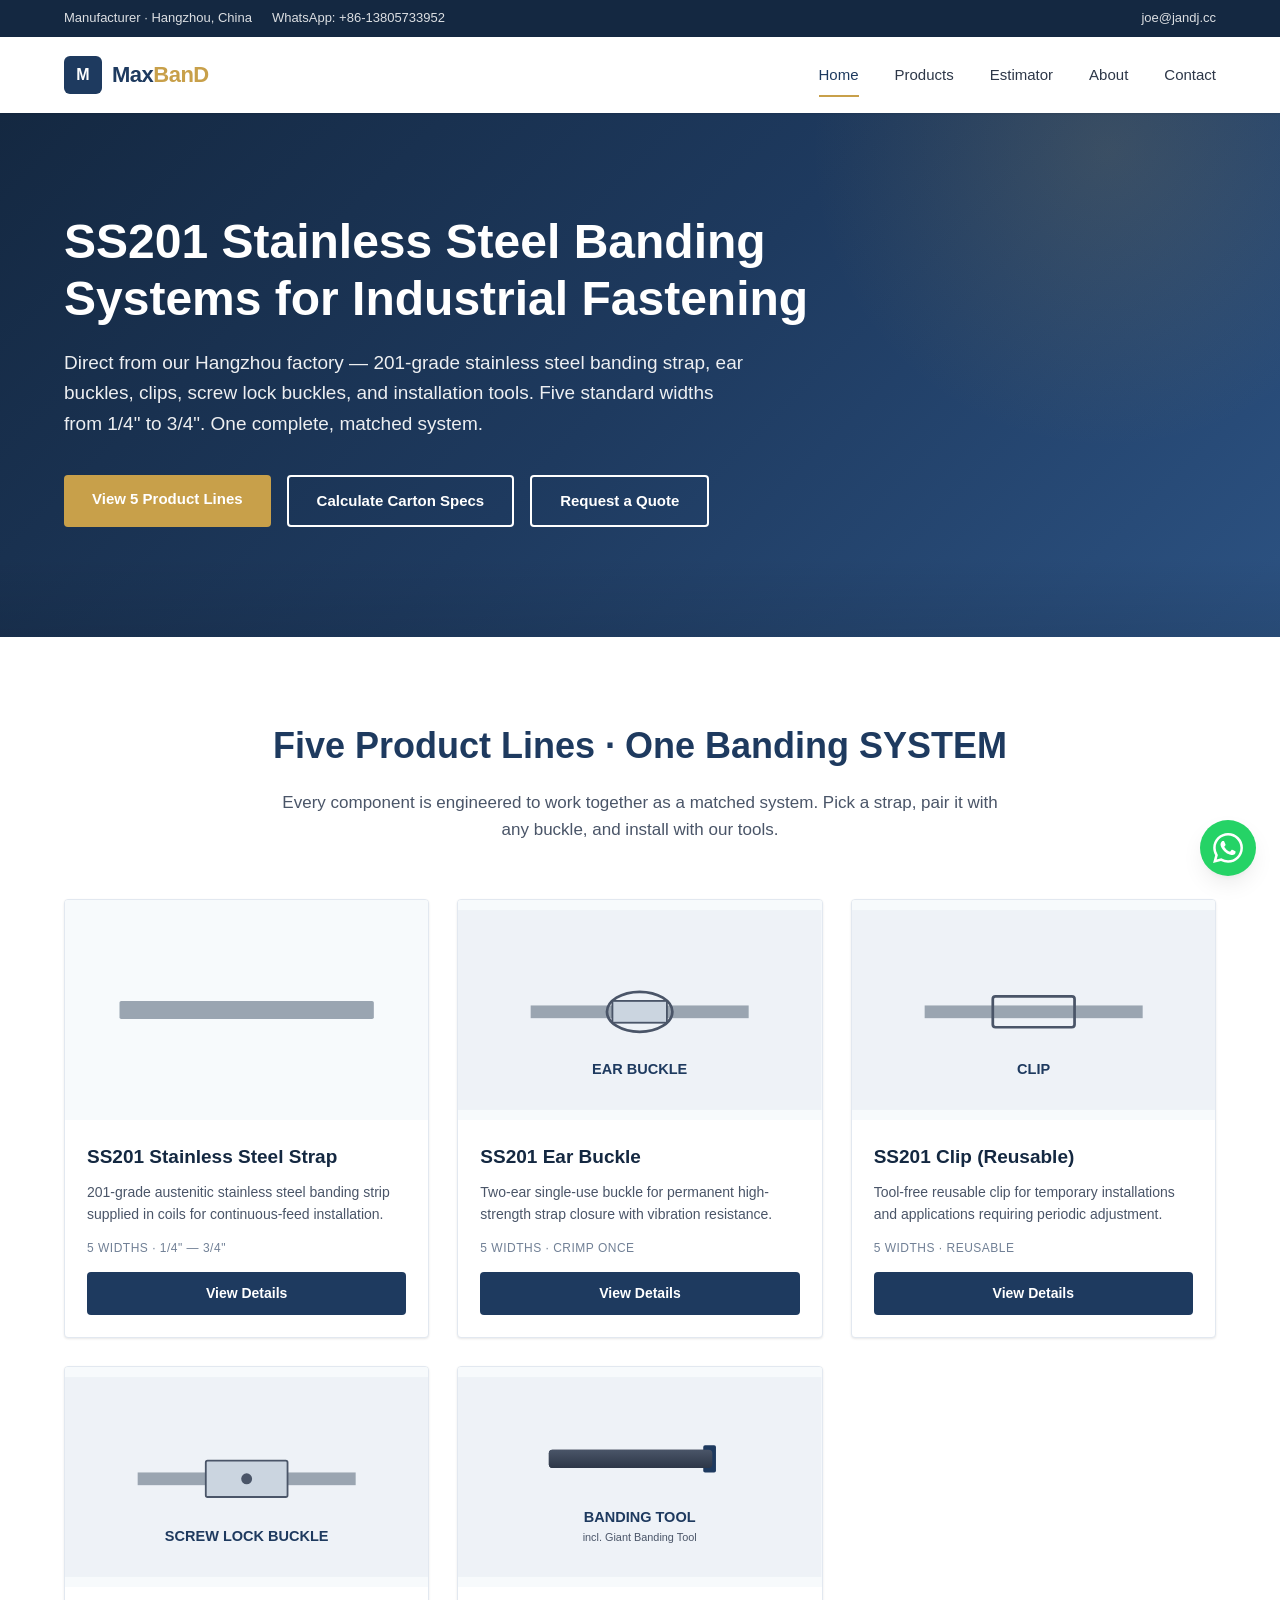
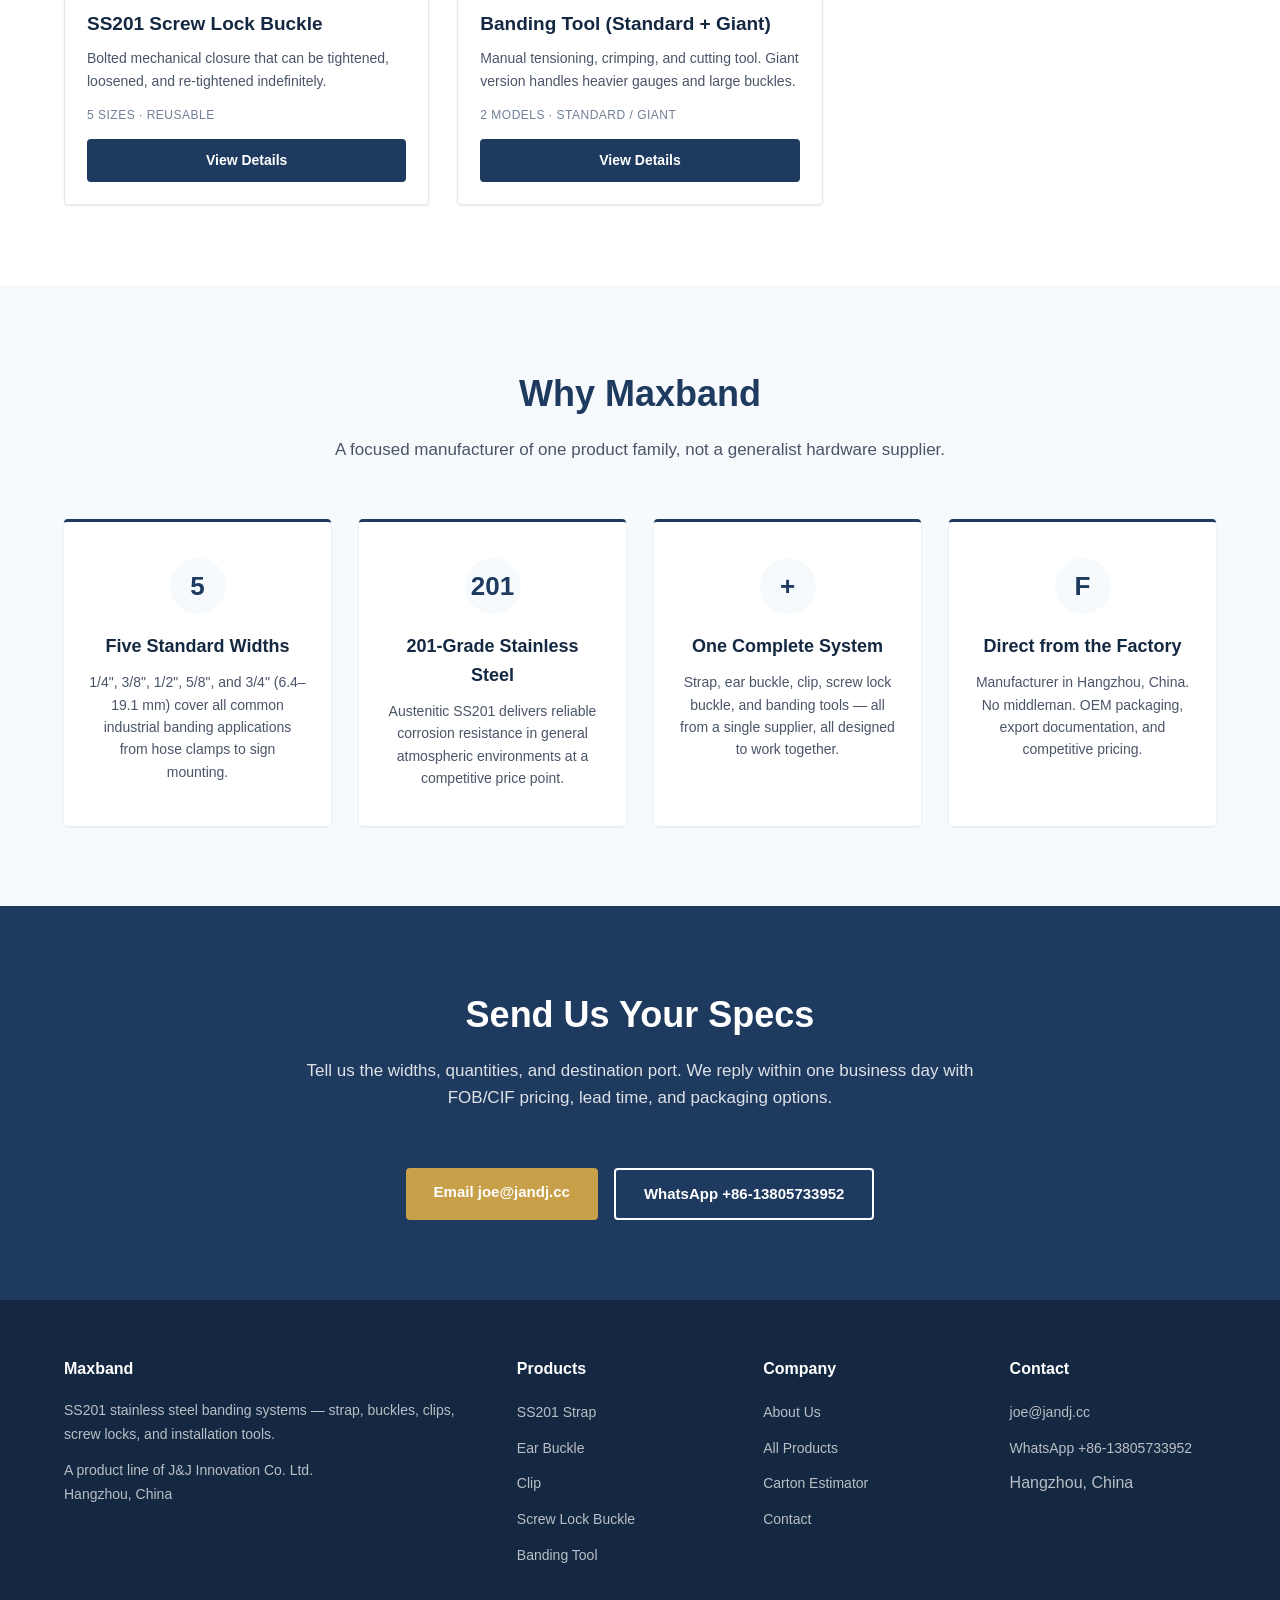
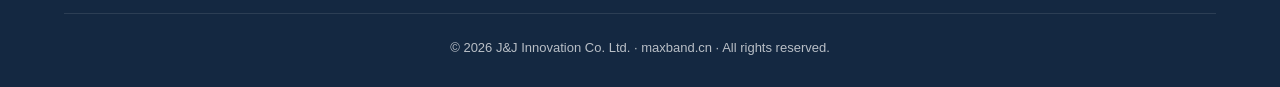
<file: index.html>
<!DOCTYPE html>
<html lang="en" data-page-node-id="BK1dt5uXKIja5YrKjsXcFU" data-dm-ref="1"><head data-page-node-id="ej9jE395xO4rPDwokN6KEU">
  <meta charset="UTF-8" data-page-node-id="nZCSCYFJyCa2g0TqtuuTiB">
  <meta name="viewport" content="width=device-width, initial-scale=1.0" data-page-node-id="s0YVgZtWbglRbTeV1wXM4b">
  <title>Maxband - SS201 Stainless Steel Banding Systems | Hangzhou, China</title>
  <meta name="description" content="Manufacturer of SS201 stainless steel banding strap, ear buckles, clips, screw lock buckles, and banding tools. Five standard widths (1/4&quot; to 3/4&quot;). Direct from Hangzhou, China." data-page-node-id="7Nj1kIKFhEzNut9AhuBszA">
  <meta name="keywords" content="SS201 strap, SS201 ear buckle, SS201 clip, SS201 screw lock buckle, banding tool, Giant banding tool, stainless steel banding, China manufacturer" data-page-node-id="FzuKyEACPEEVjMu3iK0Abe">
  <link rel="canonical" href="https://maxband.cn/" data-page-node-id="JFrdvr645hiG49oE0OqWop">
  <meta property="og:title" content="Maxband - SS201 Stainless Steel Banding Systems" data-page-node-id="hbXvZ5Z5aLayEG5hz9ktvw">
  <meta property="og:description" content="Manufacturer of SS201 stainless steel banding strap, ear buckles, clips, screw lock buckles, and banding tools." data-page-node-id="tXg1HbKTvylxY288WPo3O9">
  <meta property="og:type" content="website" data-page-node-id="6PSQ2eFyidTBphLaBabsjP">
  <meta property="og:url" content="https://maxband.cn/" data-page-node-id="eKEhjo2DkCJMgpSxCCORSO">
  <link rel="stylesheet" href="/assets/css/style.css" data-page-node-id="VrqgXF17MYSYENzCd3sFwt">
  <script type="application/ld+json">
  {
    "@context": "https://schema.org",
    "@type": "Organization",
    "name": "J&J Innovation Co. Ltd.",
    "alternateName": "Maxband",
    "url": "https://maxband.cn",
    "description": "Manufacturer of SS201 stainless steel banding systems",
    "address": {
      "@type": "PostalAddress",
      "addressLocality": "Hangzhou",
      "addressCountry": "CN"
    },
    "contactPoint": {
      "@type": "ContactPoint",
      "telephone": "+86-13805733952",
      "contactType": "Sales",
      "email": "joe@jandj.cc",
      "availableLanguage": ["English"]
    }
  }
  </script>
<style id="__dm_no_drag_style__">* { -webkit-user-drag: none !important; }</style><style id="__dm_bindable_badge_style__">[data-sp-bindable="database"]{outline:1px dashed #0088ff;outline-offset:2px;border-radius:4px;}[data-sp-bindable="database"] *{pointer-events:none !important;transition:none !important;animation:none !important;}[data-sp-bindable="database"]{transition:none !important;animation:none !important;}</style></head>
<body data-page-node-id="lsoz8gOAEn4cnicAu3ryAz" style="">

<!-- Top Bar -->
<div class="topbar" data-page-node-id="X7vn6z8vgmiHcd9aWNZahS">
  <div class="container" data-page-node-id="B1sHwRrWxvCHRqgESYndoy">
    <div class="topbar-info" data-page-node-id="wcQPZh5KyG6FVHWhbNdCSB">
      <span data-page-node-id="9VqbywAPO2xQBDgDjG8FL8">Manufacturer · Hangzhou, China</span>
      <span data-page-node-id="SLnThGXWv9goBT9KVmJgae">WhatsApp: +86-13805733952</span>
    </div>
    <div class="topbar-info" data-page-node-id="31HIFwDXUuFq1BlVGwzXe3">
      <a href="mailto:joe@jandj.cc" data-page-node-id="sdD9l8SjZajn3Er7GC9lRu">joe@jandj.cc</a>
    </div>
  </div>
</div>

<!-- Header -->
<header class="header" data-page-node-id="nRqlsfxhyBsXBxxL0gb6yg">
  <div class="container" data-page-node-id="zQx4B2sr4DaHe9jTeG53y4">
    <a href="/" class="logo" data-page-node-id="Z2Z3D9Mgt6W7bMB3To6qvO">
      <span class="logo-mark" data-page-node-id="12TzBHwSLdF2VhVL6g2lkh">M</span>
      <span class="logo-text" data-page-node-id="70fFdk4Zpo9O1Ng5Ts3ImG">Max<em data-page-node-id="Dr1V4JiDG71egbww360uG0">BanD</em></span>
    </a>
    <nav class="nav" data-page-node-id="RoXqJzZeCF9l7GuufgYiFH">
      <a href="/" class="active" data-page-node-id="qbfPbulBj63Fjgy5J9YcdW">Home</a>
      <a href="/products.html" data-page-node-id="TXc2GkiaTfewrkXbLKu7Py">Products</a>
      <a href="/carton-estimator.html" data-page-node-id="xKmBkV2dE8nRTmJqYpZwQ1">Estimator</a>
      <a href="/about.html" data-page-node-id="kKRqVfiVrqxhqRcf33FG2Y">About</a>
      <a href="/contact.html" data-page-node-id="mRwhecjxEyLBZvlclfBqe4">Contact</a>
    </nav>
    <button class="mobile-toggle" aria-label="Toggle menu" data-page-node-id="4Rh8Jxpp8iT8EW9IffCERT">
      <span data-page-node-id="kWedbdZvxTELQqATNgW7E2"></span><span data-page-node-id="W1BSOTNKsoUuXFmW61meYn"></span><span data-page-node-id="gMlb0MYfOoCxjs5HtQQ8zr"></span>
    </button>
  </div>
</header>

<!-- Hero -->
<section class="hero" data-page-node-id="wcgJ0VsSPIb8M62epVfncM">
  <div class="container" data-page-node-id="AUIsS1hCuw4Bgi83Zjew8M">
    <h1 data-page-node-id="AXY6rIl5H5kg7yJZYb8HnL">SS201 Stainless Steel Banding Systems for Industrial Fastening</h1>
    <p data-page-node-id="UTMXax7JVgEnaOnlTXQBgm">Direct from our Hangzhou factory — 201-grade stainless steel banding strap, ear buckles, clips, screw lock buckles, and installation tools. Five standard widths from 1/4" to 3/4". One complete, matched system.</p>
    <div class="hero-actions" data-page-node-id="TNPbttxei0h0QEwY8bqb5T">
      <a href="/products.html" class="btn btn-accent" data-page-node-id="bTsDsfXKc42hmACpWBhJFn">View 5 Product Lines</a>
      <a href="/carton-estimator.html" class="btn btn-outline" data-page-node-id="EsTuHr1Qm2pLk7vR8c9d4">Calculate Carton Specs</a>
      <a href="mailto:joe@jandj.cc?subject=Inquiry%20from%20maxband.cn" class="btn btn-outline" data-page-node-id="57HXgo5oOvgVA9C2EBfuod">Request a Quote</a>
    </div>
  </div>
</section>

<!-- Product Matrix -->
<section class="section" data-page-node-id="MG2lHNPM0RdgIHlLTVFVBt">
  <div class="container" data-page-node-id="8rhlTn5OmK6GZNCAXNShp0">
    <h2 class="section-title" data-page-node-id="oAszFhRs3p644KDHQ3EZkN" style="">Five Product Lines · One Banding SYSTEM​</h2>
    <p class="section-subtitle" data-page-node-id="E6F3AsSK7xR7TQlBCUg2KU">Every component is engineered to work together as a matched system. Pick a strap, pair it with any buckle, and install with our tools.</p>
    <div class="products-grid" data-page-node-id="1NLJc9pAAF3USYg6E1sTs3">

      <a href="/products/strap.html" class="product-card" style="text-decoration:none; color:inherit;" data-page-node-id="fzGEidzpCF0D4qBs20L8HC">
        <div class="product-img" data-page-node-id="UCm5LSdYPYH1296jBz5lcy">
          <svg class="product-svg" viewBox="0 0 400 220" xmlns="http://www.w3.org/2000/svg" data-page-node-id="kCuvgxR3mAHI9deyU18j9w">
            
            <rect x="60" y="100" width="280" height="20" fill="#9aa5b1" rx="2" data-page-node-id="bKR0S7b18bZgLyTyOgnLu2"></rect>
            
            
            <defs data-page-node-id="6JfpkHQ1xXR1YFHWpIaeN4"><linearGradient id="g1" x1="0" y1="0" x2="1" y2="0" data-page-node-id="sXN8RVEl0L1z49EBoe8LrC"><stop offset="0%" stop-color="#a0aec0" data-page-node-id="srPj0xqnChvZLGJC6RkLJq"></stop><stop offset="50%" stop-color="#cbd5e0" data-page-node-id="eGOGNf9Z5ZOPBzgJDaf7Rx"></stop><stop offset="100%" stop-color="#a0aec0" data-page-node-id="WdTYw0Ii7AlDR5c4XvLMjD"></stop></linearGradient></defs>
          </svg>
        </div>
        <div class="product-info" data-page-node-id="svSpSFdZGxgvB7ymzFxKEf">
          <h3 data-page-node-id="osaea0Kf6zBBjrNh1kSLYc">SS201 Stainless Steel Strap</h3>
          <p data-page-node-id="RF9JXTbuvQGgzMh291qkie">201-grade austenitic stainless steel banding strip supplied in coils for continuous-feed installation.</p>
          <div class="product-specs" data-page-node-id="nwaQ0BEdWV7WRxQirPNFHr">5 WIDTHS · 1/4" — 3/4"</div>
          <span class="btn" data-page-node-id="uzIdWHWGbHfHoDfHB3uaeT">View Details</span>
        </div>
      </a>

      <a href="/products/ear-buckle.html" class="product-card" style="text-decoration:none; color:inherit;" data-page-node-id="e4XpQvbDr93EEZufZRsIl1">
        <div class="product-img" data-page-node-id="q3spF4jFljdD6LHwCx2HLU">
          <svg class="product-svg" viewBox="0 0 400 220" xmlns="http://www.w3.org/2000/svg" data-page-node-id="9AjGnLgCLtd0caZ57IfTIe">
            <rect width="400" height="220" fill="#eef2f7" data-page-node-id="0VQSc6iFu549X04IY1wIPV"></rect>
            <rect x="80" y="105" width="240" height="14" fill="#9aa5b1" data-page-node-id="0lDOtZw9n1s9Pq29AC2DUi"></rect>
            <ellipse cx="200" cy="112" rx="36" ry="22" fill="none" stroke="#4a5568" stroke-width="3" data-page-node-id="1Kq0FIZGRvGwzGlTYWLiwk"></ellipse>
            <rect x="170" y="100" width="60" height="24" fill="#cbd5e0" stroke="#4a5568" stroke-width="2" data-page-node-id="dJLMCEn5Zw2QDotWDTclXK"></rect>
            <text x="200" y="180" text-anchor="middle" fill="#1e3a5f" font-size="16" font-weight="700" font-family="sans-serif" data-page-node-id="Vjk76CjgSDcDhpwlmOwMYe">EAR BUCKLE</text>
          </svg>
        </div>
        <div class="product-info" data-page-node-id="31EBpy42izE8Ob2NAq48Tj">
          <h3 data-page-node-id="mGnk95kMWN4zeMD7nCl6Hv">SS201 Ear Buckle</h3>
          <p data-page-node-id="iimSqxm7bfzfdUSiAyvmcq">Two-ear single-use buckle for permanent high-strength strap closure with vibration resistance.</p>
          <div class="product-specs" data-page-node-id="VuN8WWypKx3fMRs7krgZ7V">5 WIDTHS · CRIMP ONCE</div>
          <span class="btn" data-page-node-id="lHE54BfoaOJ4ywQ9zHgUl1">View Details</span>
        </div>
      </a>

      <a href="/products/clip.html" class="product-card" style="text-decoration:none; color:inherit;" data-page-node-id="4HbSX6BLFVPnzPKdXqoilE">
        <div class="product-img" data-page-node-id="h2LuAyniYk3hagXQCy7EL5">
          <svg class="product-svg" viewBox="0 0 400 220" xmlns="http://www.w3.org/2000/svg" data-page-node-id="hDo6hzMlZ9jaoobzMtPG9q">
            <rect width="400" height="220" fill="#eef2f7" data-page-node-id="BrjpPPbYhfHmirep7j63RC"></rect>
            <rect x="80" y="105" width="240" height="14" fill="#9aa5b1" data-page-node-id="ZJE1OvJB3B7tmcTFsuC7iW"></rect>
            <rect x="155" y="95" width="90" height="34" fill="none" stroke="#4a5568" stroke-width="3" rx="3" data-page-node-id="naazDFM7v2MGknbqnZRXSb"></rect>
            <text x="200" y="180" text-anchor="middle" fill="#1e3a5f" font-size="16" font-weight="700" font-family="sans-serif" data-page-node-id="QSHT1sSZfoVAcJij84FKRX">CLIP</text>
          </svg>
        </div>
        <div class="product-info" data-page-node-id="ZGUsvdA0cWusVFUkE8Ggjk">
          <h3 data-page-node-id="mA2ms5pOPGJSZEaXVKHZhx">SS201 Clip (Reusable)</h3>
          <p data-page-node-id="3Y3lAnRwXv8AOTn3s0l0WV">Tool-free reusable clip for temporary installations and applications requiring periodic adjustment.</p>
          <div class="product-specs" data-page-node-id="4cNI2ID2ONsMcBgYXpnBG0">5 WIDTHS · REUSABLE</div>
          <span class="btn" data-page-node-id="ZDD9ykmaxKDxbUGBQrfERj">View Details</span>
        </div>
      </a>

      <a href="/products/screw-lock.html" class="product-card" style="text-decoration:none; color:inherit;" data-page-node-id="qxbeQ8Z7qGABvDuJT74i01">
        <div class="product-img" data-page-node-id="CyYp8BjdBOCsJhhEv5lmAO">
          <svg class="product-svg" viewBox="0 0 400 220" xmlns="http://www.w3.org/2000/svg" data-page-node-id="UOJYjlDY9qE6If6I91T6gf">
            <rect width="400" height="220" fill="#eef2f7" data-page-node-id="q6gAUX3XoZkKqeuL1OOwHg"></rect>
            <rect x="80" y="105" width="240" height="14" fill="#9aa5b1" data-page-node-id="qvyUlWu0dkYfTEy8hBQ1ZV"></rect>
            <rect x="155" y="92" width="90" height="40" fill="#cbd5e0" stroke="#4a5568" stroke-width="2" rx="2" data-page-node-id="G29jPQpBq9OTXuIpuuFO2O"></rect>
            <circle cx="200" cy="112" r="6" fill="#4a5568" data-page-node-id="UB3FyQAs2WWBFmnsN0LI0A"></circle>
            <text x="200" y="180" text-anchor="middle" fill="#1e3a5f" font-size="16" font-weight="700" font-family="sans-serif" data-page-node-id="vMowRP515s2eJL2wIiPW1P">SCREW LOCK BUCKLE</text>
          </svg>
        </div>
        <div class="product-info" data-page-node-id="4EcLOvSgrI1O3FklYCuFfZ">
          <h3 data-page-node-id="jDL3rXuSXY7cr16RjhCjc2">SS201 Screw Lock Buckle</h3>
          <p data-page-node-id="2BHUWptgdAJVKFKCMPKwT1">Bolted mechanical closure that can be tightened, loosened, and re-tightened indefinitely.</p>
          <div class="product-specs" data-page-node-id="bQ04Jwm0idV5S4kXV8CvAB">5 SIZES · REUSABLE</div>
          <span class="btn" data-page-node-id="Pe2ZozqHciElB50OHRXvyC">View Details</span>
        </div>
      </a>

      <a href="/products/banding-tool.html" class="product-card" style="text-decoration:none; color:inherit;" data-page-node-id="jPd5JPx3r6JtXlHuNlT2b1">
        <div class="product-img" data-page-node-id="0N4eW2GPmJ8exIGmIG51gE">
          <svg class="product-svg" viewBox="0 0 400 220" xmlns="http://www.w3.org/2000/svg" data-page-node-id="Iza8B66xGhnTMvPXSeE9Mf">
            <rect width="400" height="220" fill="#eef2f7" data-page-node-id="8QCHWwAMXEWXGH9T356cp5"></rect>
            <rect x="100" y="80" width="180" height="20" fill="#2d3748" rx="4" data-page-node-id="Z7YeweKmFkFB2NZFjy8Sp3"></rect>
            <rect x="270" y="75" width="14" height="30" fill="#1e3a5f" rx="2" data-page-node-id="5PlVS1eqmJxGFaG5IdPOTM"></rect>
            <rect x="100" y="80" width="180" height="20" fill="url(#g2)" rx="4" data-page-node-id="S4EfUBoRtcXeurkiPirCA7"></rect>
            <text x="200" y="160" text-anchor="middle" fill="#1e3a5f" font-size="16" font-weight="700" font-family="sans-serif" data-page-node-id="hpTWfNyea4JhwpEnHApSBC">BANDING TOOL</text>
            <text x="200" y="180" text-anchor="middle" fill="#4a5568" font-size="12" font-family="sans-serif" data-page-node-id="WaReoxGI27lnioV6WGfjiX">incl. Giant Banding Tool</text>
            <defs data-page-node-id="iDPEUFRonRCcdpakjGBOiV"><linearGradient id="g2" x1="0" y1="0" x2="0" y2="1" data-page-node-id="sxTLIfMhl0QAJMXp8P3tXk"><stop offset="0%" stop-color="#4a5568" data-page-node-id="4Jes8TOZHsyQCAvadb5BAA"></stop><stop offset="100%" stop-color="#2d3748" data-page-node-id="gTk6tV9PUB0hMuQhjocR69"></stop></linearGradient></defs>
          </svg>
        </div>
        <div class="product-info" data-page-node-id="YDBt3evcFebQ3y393OEPyf">
          <h3 data-page-node-id="pj5BOeXaSExugMNCM7W3NN">Banding Tool (Standard + Giant)</h3>
          <p data-page-node-id="oQdHqiEnLBVDZraDskHoo3">Manual tensioning, crimping, and cutting tool. Giant version handles heavier gauges and large buckles.</p>
          <div class="product-specs" data-page-node-id="cVAMW2js3jBoI7H09eXHWC">2 MODELS · STANDARD / GIANT</div>
          <span class="btn" data-page-node-id="C2w42myE2KdDXX6KU48u50">View Details</span>
        </div>
      </a>

    </div>
  </div>
</section>

<!-- Why Maxband -->
<section class="section section-light" data-page-node-id="bw40i5uNFK1I2OTNLGm4Kk">
  <div class="container" data-page-node-id="DXKYVePsFLw041Lhww18ld">
    <h2 class="section-title" data-page-node-id="eGdvph0R1nv4EUFlc2xxSc">Why Maxband</h2>
    <p class="section-subtitle" data-page-node-id="ZwOdORMirCfFxfAiCiwL3h">A focused manufacturer of one product family, not a generalist hardware supplier.</p>
    <div class="features" data-page-node-id="dXxDg4XatmZ4mPl9bLMG6J">

      <div class="feature" data-page-node-id="3Ylet4H9qA42f9poh29p2f">
        <div class="icon" data-page-node-id="GySbHUCIieRs5c12l0EjTd">5</div>
        <h3 data-page-node-id="hPU7GkjBtzpsWCsDH6xXBX">Five Standard Widths</h3>
        <p data-page-node-id="iYlBzJoKhwUi2cRifPIotj">1/4", 3/8", 1/2", 5/8", and 3/4" (6.4–19.1 mm) cover all common industrial banding applications from hose clamps to sign mounting.</p>
      </div>

      <div class="feature" data-page-node-id="Hi8dsGD5l8ZBXvgO4FxDCj">
        <div class="icon" data-page-node-id="MZ4hFahd04bGgQJFHWHt76">201</div>
        <h3 data-page-node-id="EzlnJ9Y1xccnnwVjag5Ct0">201-Grade Stainless Steel</h3>
        <p data-page-node-id="U0fqn6FqcIkEDQ318x6iY3">Austenitic SS201 delivers reliable corrosion resistance in general atmospheric environments at a competitive price point.</p>
      </div>

      <div class="feature" data-page-node-id="CHOJLAMHXbtVww36mzQDPu">
        <div class="icon" data-page-node-id="4Ltc1RE7qRBLV5UEy74ykZ">+</div>
        <h3 data-page-node-id="GdvAOado0qBVnGcD8antmb">One Complete System</h3>
        <p data-page-node-id="6LtzMl8LJY8noKNlKfnbSM">Strap, ear buckle, clip, screw lock buckle, and banding tools — all from a single supplier, all designed to work together.</p>
      </div>

      <div class="feature" data-page-node-id="exJktoXU8HyK1X7kdrSKp2">
        <div class="icon" data-page-node-id="FmOiJMr8D4FOGGNEDYCObU">F</div>
        <h3 data-page-node-id="n5VynbIqm3RobWnNIMCXri">Direct from the Factory</h3>
        <p data-page-node-id="0azSbYxc7z9lpX81DoIxlq">Manufacturer in Hangzhou, China. No middleman. OEM packaging, export documentation, and competitive pricing.</p>
      </div>

    </div>
  </div>
</section>

<!-- CTA -->
<section class="section section-dark" data-page-node-id="PqkkP7EvDlxQlWzM43U2A5">
  <div class="container" style="text-align:center;" data-page-node-id="YNGUi9qJgxlH5w8Brgk0Vb">
    <h2 class="section-title" data-page-node-id="jogPETJI0wEmS88WNH8ogA">Send Us Your Specs</h2>
    <p class="section-subtitle" data-page-node-id="US4enuHcd7Nq5QGArBmMus">Tell us the widths, quantities, and destination port. We reply within one business day with FOB/CIF pricing, lead time, and packaging options.</p>
    <div style="display:flex; gap:16px; justify-content:center; flex-wrap:wrap;" data-page-node-id="GgRYcHeEeIN4JB4SODMBpK">
      <a href="mailto:joe@jandj.cc?subject=Inquiry%20from%20maxband.cn" class="btn btn-accent" data-page-node-id="fjG0NGMsdEZZdU2KJZYOd3">Email joe@jandj.cc</a>
      <a href="#" data-wa-product="SS201 banding" class="btn btn-outline" style="color:#fff; border-color:#fff;" data-page-node-id="RHCD4xdDIaGnwS87dpARZd">WhatsApp +86-13805733952</a>
    </div>
  </div>
</section>

<!-- Footer -->
<footer class="footer" data-page-node-id="bPJvUEcMtaAdXqhvGfF3WN">
  <div class="container" data-page-node-id="QgPPfnENB2h3GeKPQBxxWj">
    <div class="footer-grid" data-page-node-id="HGlEkQ4YkggGbqr3KFDW8i">
      <div data-page-node-id="zIJsgOOTpKnaa0VEoaBLzr">
        <h4 data-page-node-id="trIubeJo0qS8w6XzxXmjb0">Maxband</h4>
        <p data-page-node-id="s3AiB2SZHx0kMieg4Xc3eI">SS201 stainless steel banding systems — strap, buckles, clips, screw locks, and installation tools.</p>
        <p style="margin-top:12px;" data-page-node-id="w6aUHaQ11F5S6wlFtMCHB2">A product line of J&amp;J Innovation Co. Ltd.<br data-page-node-id="3QJWekQKaEIB4a6i74Tig0">Hangzhou, China</p>
      </div>
      <div data-page-node-id="ssjoeOWWzvJqQBrCHDkqot">
        <h4 data-page-node-id="UujWeAYMwWZ6iJj7t564uv">Products</h4>
        <ul data-page-node-id="BOaDBbUXWz3wxIyu8bFbQg">
          <li data-page-node-id="NM3MCLnKCCbVA9anKyFkDg"><a href="/products/strap.html" data-page-node-id="DyuuAQN45LQSQTCA4Npi26">SS201 Strap</a></li>
          <li data-page-node-id="fet0M782lLTnBNRpbGW1ky"><a href="/products/ear-buckle.html" data-page-node-id="AxcXnBDCc53lU3BAQVoJgH">Ear Buckle</a></li>
          <li data-page-node-id="sSaCXAgT0hb5LuM7HJgmS2"><a href="/products/clip.html" data-page-node-id="WRuxADjH8KSaV5Qt9gD31p">Clip</a></li>
          <li data-page-node-id="YjgqaudHVjJ7CCgHx3COmg"><a href="/products/screw-lock.html" data-page-node-id="F2gKqd9XSDRguuyfUXyMPL">Screw Lock Buckle</a></li>
          <li data-page-node-id="l80ovxtvt0eGAL1psatgOD"><a href="/products/banding-tool.html" data-page-node-id="a6k2Ssbc6zNEwPLZaseIdT">Banding Tool</a></li>
        </ul>
      </div>
      <div data-page-node-id="fKslK7vnYQZrtrRUmPUK5X">
        <h4 data-page-node-id="6GG5GQwh6bLPx4RCqH4nPQ">Company</h4>
        <ul data-page-node-id="zh96HMDdqNHn2kyWjcfaJF">
          <li data-page-node-id="GbDHmBDxcTKRiu38hTpMGq"><a href="/about.html" data-page-node-id="tvHHeTXfXu7gXfyNhfnokb">About Us</a></li>
          <li data-page-node-id="FtBK4YLUIpbRrGwnkm5Y5v"><a href="/products.html" data-page-node-id="AYLPyl75pjUgy7J4B1fuDe">All Products</a></li>
          <li><a href="/carton-estimator.html">Carton Estimator</a></li>
          <li data-page-node-id="dEv6trAazkebN5vw6uHl5k"><a href="/contact.html" data-page-node-id="l4jnO33axbxBALq132vAND">Contact</a></li>
        </ul>
      </div>
      <div data-page-node-id="edi6KaKlU6AUi0EGlTqiiE">
        <h4 data-page-node-id="5JPU4OfSYs3SrO260yxeXj">Contact</h4>
        <ul data-page-node-id="KOwmeU0ADO4uSwdnLjdiHz">
          <li data-page-node-id="4sgHTg3wXvWtwiNhTdOPTP"><a href="mailto:joe@jandj.cc" data-page-node-id="KRqxI7FIKdasTfgFvVedut">joe@jandj.cc</a></li>
          <li data-page-node-id="GxnmmWiP1ZWHWieaO58Baw"><a href="#" data-page-node-id="Qq6IAST1FAkCP0SaDqjkRq">WhatsApp +86-13805733952</a></li>
          <li data-page-node-id="KJRCDFsHEaZPWl843HYYEn">Hangzhou, China</li>
        </ul>
      </div>
    </div>
    <div class="footer-bottom" data-page-node-id="asr8OkkNW4j8sMcD0Jk4Ww">
      © 2026 J&amp;J Innovation Co. Ltd. · maxband.cn · All rights reserved.
    </div>
  </div>
</footer>

<a href="#" class="whatsapp-float" aria-label="WhatsApp Maxband" data-page-node-id="x1dmWd4WDfTKyY4AIRtvHW">
  <svg viewBox="0 0 24 24" data-page-node-id="IEKiD6iUkezUdFKDO20sRE"><path d="M17.472 14.382c-.297-.149-1.758-.867-2.03-.967-.273-.099-.471-.148-.67.15-.197.297-.767.966-.94 1.164-.173.199-.347.223-.644.075-.297-.15-1.255-.463-2.39-1.475-.883-.788-1.48-1.761-1.653-2.059-.173-.297-.018-.458.13-.606.134-.133.298-.347.446-.52.149-.174.198-.298.298-.497.099-.198.05-.371-.025-.52-.075-.149-.669-1.612-.916-2.207-.242-.579-.487-.5-.669-.51-.173-.008-.371-.01-.57-.01-.198 0-.52.074-.792.372-.272.297-1.04 1.016-1.04 2.479 0 1.462 1.065 2.875 1.213 3.074.149.198 2.096 3.2 5.077 4.487.709.306 1.262.489 1.694.625.712.227 1.36.195 1.871.118.571-.085 1.758-.719 2.006-1.413.248-.694.248-1.289.173-1.413-.074-.124-.272-.198-.57-.347m-5.421 7.403h-.004a9.87 9.87 0 01-5.031-1.378l-.361-.214-3.741.982.998-3.648-.235-.374a9.86 9.86 0 01-1.51-5.26c.001-5.45 4.436-9.884 9.888-9.884 2.64 0 5.122 1.03 6.988 2.898a9.825 9.825 0 012.893 6.994c-.003 5.45-4.437 9.884-9.885 9.884m8.413-18.297A11.815 11.815 0 0012.05 0C5.495 0 .16 5.335.157 11.892c0 2.096.547 4.142 1.588 5.945L.057 24l6.305-1.654a11.882 11.882 0 005.683 1.448h.005c6.554 0 11.89-5.335 11.893-11.893a11.821 11.821 0 00-3.48-8.413z" data-page-node-id="h1ohEuiYn9c1Iacomi6QER"></path></svg>
</a>

<script src="/assets/js/main.js"></script>


</body></html>
</file>
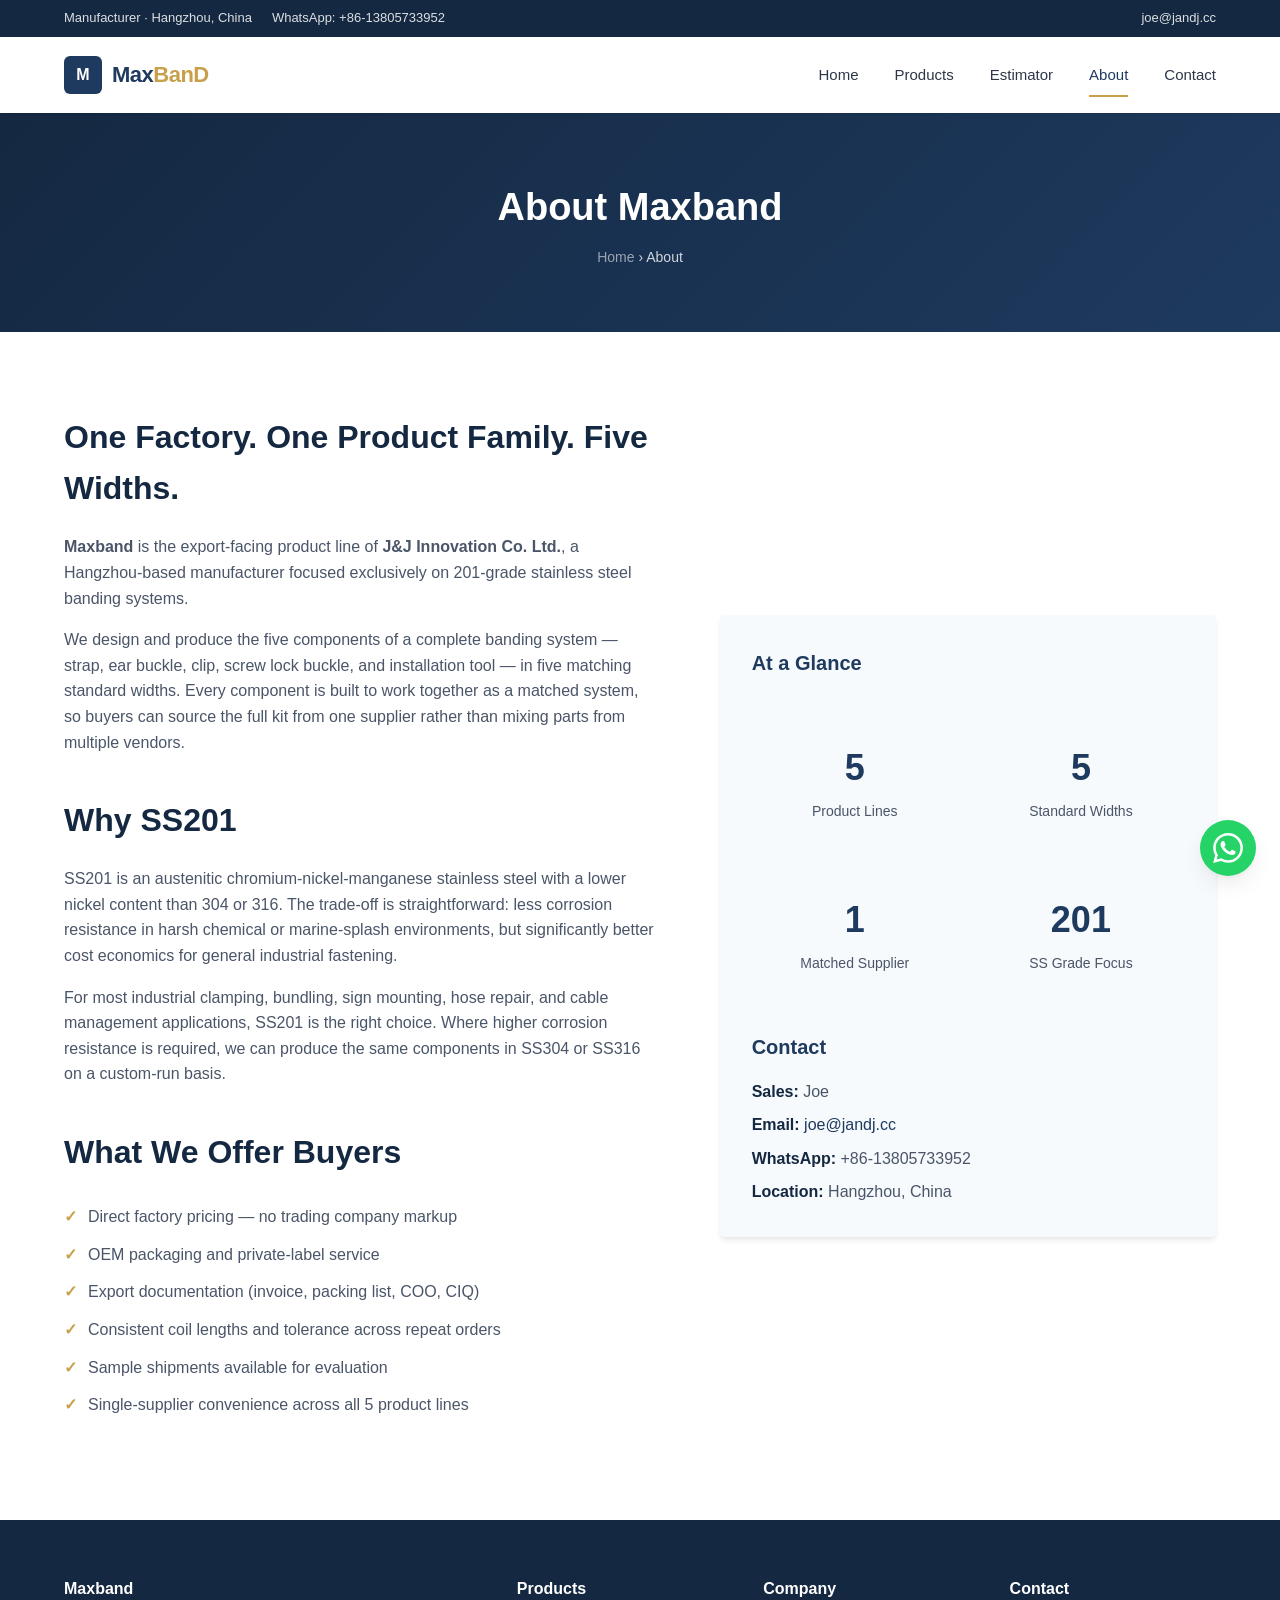
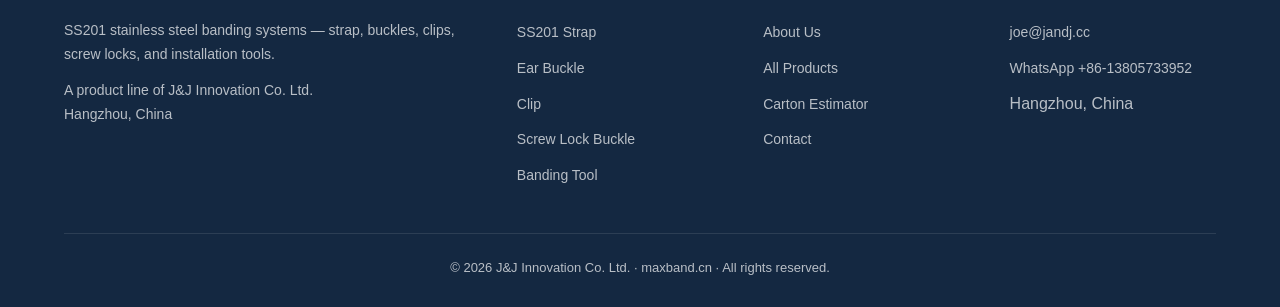
<file: about.html>
<!DOCTYPE html>
<html lang="en">
<head>
  <meta charset="UTF-8">
  <meta name="viewport" content="width=device-width, initial-scale=1.0">
  <title>About Us - Maxband | SS201 Banding Manufacturer, Hangzhou China</title>
  <meta name="description" content="J&amp;J Innovation Co. Ltd. is the manufacturer behind Maxband &mdash; SS201 stainless steel banding systems produced in Hangzhou, China for industrial export customers worldwide.">
  <link rel="canonical" href="https://maxband.cn/about.html">
  <link rel="stylesheet" href="/assets/css/style.css">
</head>
<body>

<div class="topbar">
  <div class="container">
    <div class="topbar-info">
      <span>Manufacturer &middot; Hangzhou, China</span>
      <span>WhatsApp: +86-13805733952</span>
    </div>
    <div class="topbar-info">
      <a href="mailto:joe@jandj.cc">joe@jandj.cc</a>
    </div>
  </div>
</div>

<header class="header">
  <div class="container">
    <a href="/" class="logo">
      <span class="logo-mark">M</span>
      <span class="logo-text">Max<em>BanD</em></span>
    </a>
    <nav class="nav">
      <a href="/">Home</a>
      <a href="/products.html">Products</a>
      <a href="/carton-estimator.html">Estimator</a>
      <a href="/about.html" class="active">About</a>
      <a href="/contact.html">Contact</a>
    </nav>
    <button class="mobile-toggle" aria-label="Toggle menu">
      <span></span><span></span><span></span>
    </button>
  </div>
</header>

<section class="page-header">
  <div class="container">
    <h1>About Maxband</h1>
    <p class="breadcrumb"><a href="/">Home</a> &rsaquo; About</p>
  </div>
</section>

<section class="section">
  <div class="container">
    <div class="about-grid">
      <div class="about-text">
        <h2>One Factory. One Product Family. Five Widths.</h2>
        <p><strong>Maxband</strong> is the export-facing product line of <strong>J&amp;J Innovation Co. Ltd.</strong>, a Hangzhou-based manufacturer focused exclusively on 201-grade stainless steel banding systems.</p>
        <p>We design and produce the five components of a complete banding system &mdash; strap, ear buckle, clip, screw lock buckle, and installation tool &mdash; in five matching standard widths. Every component is built to work together as a matched system, so buyers can source the full kit from one supplier rather than mixing parts from multiple vendors.</p>

        <h2 style="margin-top:40px;">Why SS201</h2>
        <p>SS201 is an austenitic chromium-nickel-manganese stainless steel with a lower nickel content than 304 or 316. The trade-off is straightforward: less corrosion resistance in harsh chemical or marine-splash environments, but significantly better cost economics for general industrial fastening.</p>
        <p>For most industrial clamping, bundling, sign mounting, hose repair, and cable management applications, SS201 is the right choice. Where higher corrosion resistance is required, we can produce the same components in SS304 or SS316 on a custom-run basis.</p>

        <h2 style="margin-top:40px;">What We Offer Buyers</h2>
        <ul>
          <li>Direct factory pricing &mdash; no trading company markup</li>
          <li>OEM packaging and private-label service</li>
          <li>Export documentation (invoice, packing list, COO, CIQ)</li>
          <li>Consistent coil lengths and tolerance across repeat orders</li>
          <li>Sample shipments available for evaluation</li>
          <li>Single-supplier convenience across all 5 product lines</li>
        </ul>
      </div>

      <div>
        <div style="background:var(--bg-light); border-radius:var(--radius); padding:32px; box-shadow:var(--shadow-md);">
          <h3 style="color:var(--primary); margin-bottom:20px; font-size:20px;">At a Glance</h3>
          <div class="stats">
            <div class="stat">
              <div class="num">5</div>
              <div class="label">Product Lines</div>
            </div>
            <div class="stat">
              <div class="num">5</div>
              <div class="label">Standard Widths</div>
            </div>
            <div class="stat">
              <div class="num">1</div>
              <div class="label">Matched Supplier</div>
            </div>
            <div class="stat">
              <div class="num">201</div>
              <div class="label">SS Grade Focus</div>
            </div>
          </div>

          <h3 style="color:var(--primary); margin:32px 0 16px; font-size:20px;">Contact</h3>
          <p style="color:var(--text-medium); margin-bottom:8px;"><strong style="color:var(--primary-dark);">Sales:</strong> Joe</p>
          <p style="color:var(--text-medium); margin-bottom:8px;"><strong style="color:var(--primary-dark);">Email:</strong> <a href="mailto:joe@jandj.cc">joe@jandj.cc</a></p>
          <p style="color:var(--text-medium); margin-bottom:8px;"><strong style="color:var(--primary-dark);">WhatsApp:</strong> +86-13805733952</p>
          <p style="color:var(--text-medium);"><strong style="color:var(--primary-dark);">Location:</strong> Hangzhou, China</p>
        </div>
      </div>
    </div>
  </div>
</section>

<footer class="footer">
  <div class="container">
    <div class="footer-grid">
      <div>
        <h4>Maxband</h4>
        <p>SS201 stainless steel banding systems &mdash; strap, buckles, clips, screw locks, and installation tools.</p>
        <p style="margin-top:12px;">A product line of J&amp;J Innovation Co. Ltd.<br>Hangzhou, China</p>
      </div>
      <div>
        <h4>Products</h4>
        <ul>
          <li><a href="/products/strap.html">SS201 Strap</a></li>
          <li><a href="/products/ear-buckle.html">Ear Buckle</a></li>
          <li><a href="/products/clip.html">Clip</a></li>
          <li><a href="/products/screw-lock.html">Screw Lock Buckle</a></li>
          <li><a href="/products/banding-tool.html">Banding Tool</a></li>
        </ul>
      </div>
      <div>
        <h4>Company</h4>
        <ul>
          <li><a href="/about.html">About Us</a></li>
          <li><a href="/products.html">All Products</a></li>
          <li><a href="/carton-estimator.html">Carton Estimator</a></li>
          <li><a href="/contact.html">Contact</a></li>
        </ul>
      </div>
      <div>
        <h4>Contact</h4>
        <ul>
          <li><a href="mailto:joe@jandj.cc">joe@jandj.cc</a></li>
          <li><a href="#">WhatsApp +86-13805733952</a></li>
          <li>Hangzhou, China</li>
        </ul>
      </div>
    </div>
    <div class="footer-bottom">
      &copy; 2026 J&amp;J Innovation Co. Ltd. &middot; maxband.cn &middot; All rights reserved.
    </div>
  </div>
</footer>

<a href="#" class="whatsapp-float" aria-label="WhatsApp Maxband">
  <svg viewBox="0 0 24 24"><path d="M17.472 14.382c-.297-.149-1.758-.867-2.03-.967-.273-.099-.471-.148-.67.15-.197.297-.767.966-.94 1.164-.173.199-.347.223-.644.075-.297-.15-1.255-.463-2.39-1.475-.883-.788-1.48-1.761-1.653-2.059-.173-.297-.018-.458.13-.606.134-.133.298-.347.446-.52.149-.174.198-.298.298-.497.099-.198.05-.371-.025-.52-.075-.149-.669-1.612-.916-2.207-.242-.579-.487-.5-.669-.51-.173-.008-.371-.01-.57-.01-.198 0-.52.074-.792.372-.272.297-1.04 1.016-1.04 2.479 0 1.462 1.065 2.875 1.213 3.074.149.198 2.096 3.2 5.077 4.487.709.306 1.262.489 1.694.625.712.227 1.36.195 1.871.118.571-.085 1.758-.719 2.006-1.413.248-.694.248-1.289.173-1.413-.074-.124-.272-.198-.57-.347m-5.421 7.403h-.004a9.87 9.87 0 01-5.031-1.378l-.361-.214-3.741.982.998-3.648-.235-.374a9.86 9.86 0 01-1.51-5.26c.001-5.45 4.436-9.884 9.888-9.884 2.64 0 5.122 1.03 6.988 2.898a9.825 9.825 0 012.893 6.994c-.003 5.45-4.437 9.884-9.885 9.884m8.413-18.297A11.815 11.815 0 0012.05 0C5.495 0 .16 5.335.157 11.892c0 2.096.547 4.142 1.588 5.945L.057 24l6.305-1.654a11.882 11.882 0 005.683 1.448h.005c6.554 0 11.89-5.335 11.893-11.893a11.821 11.821 0 00-3.48-8.413z"/></svg>
</a>

<script src="/assets/js/main.js"></script>
</body>
</html>
</file>
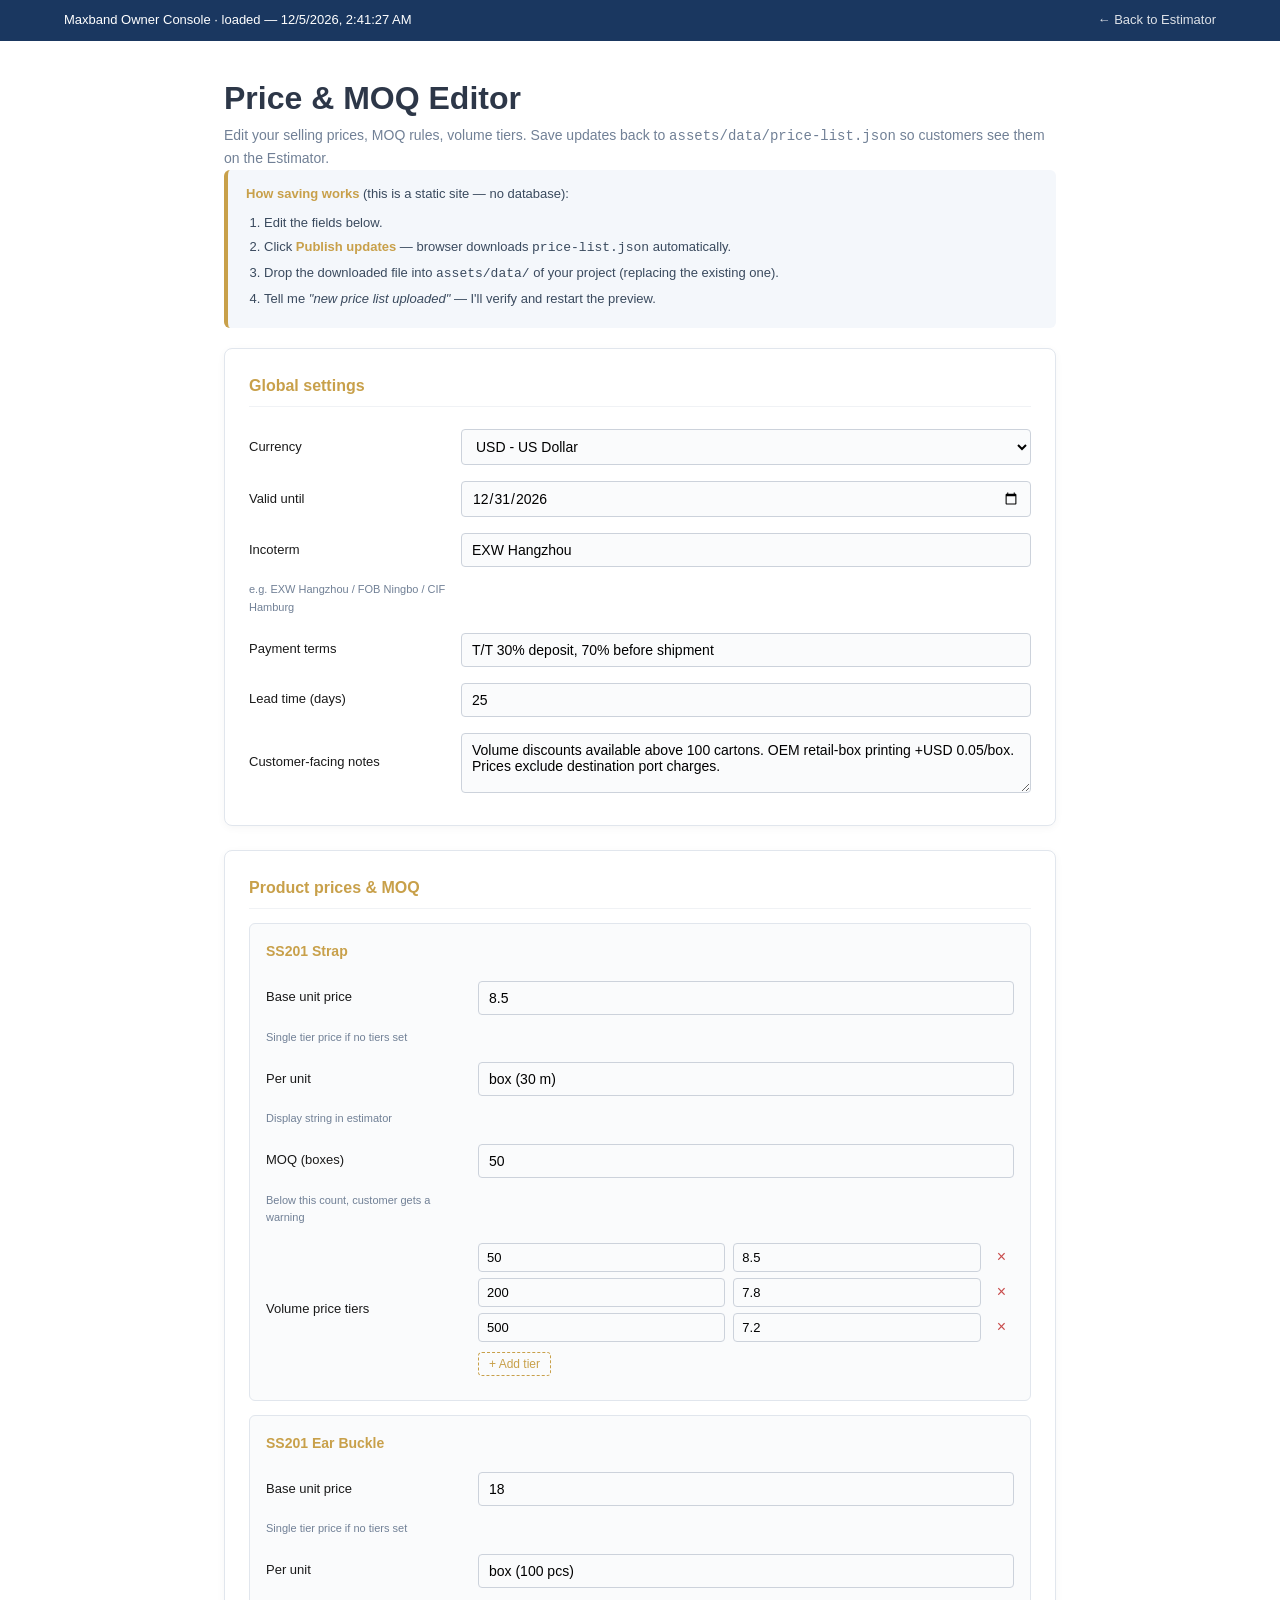
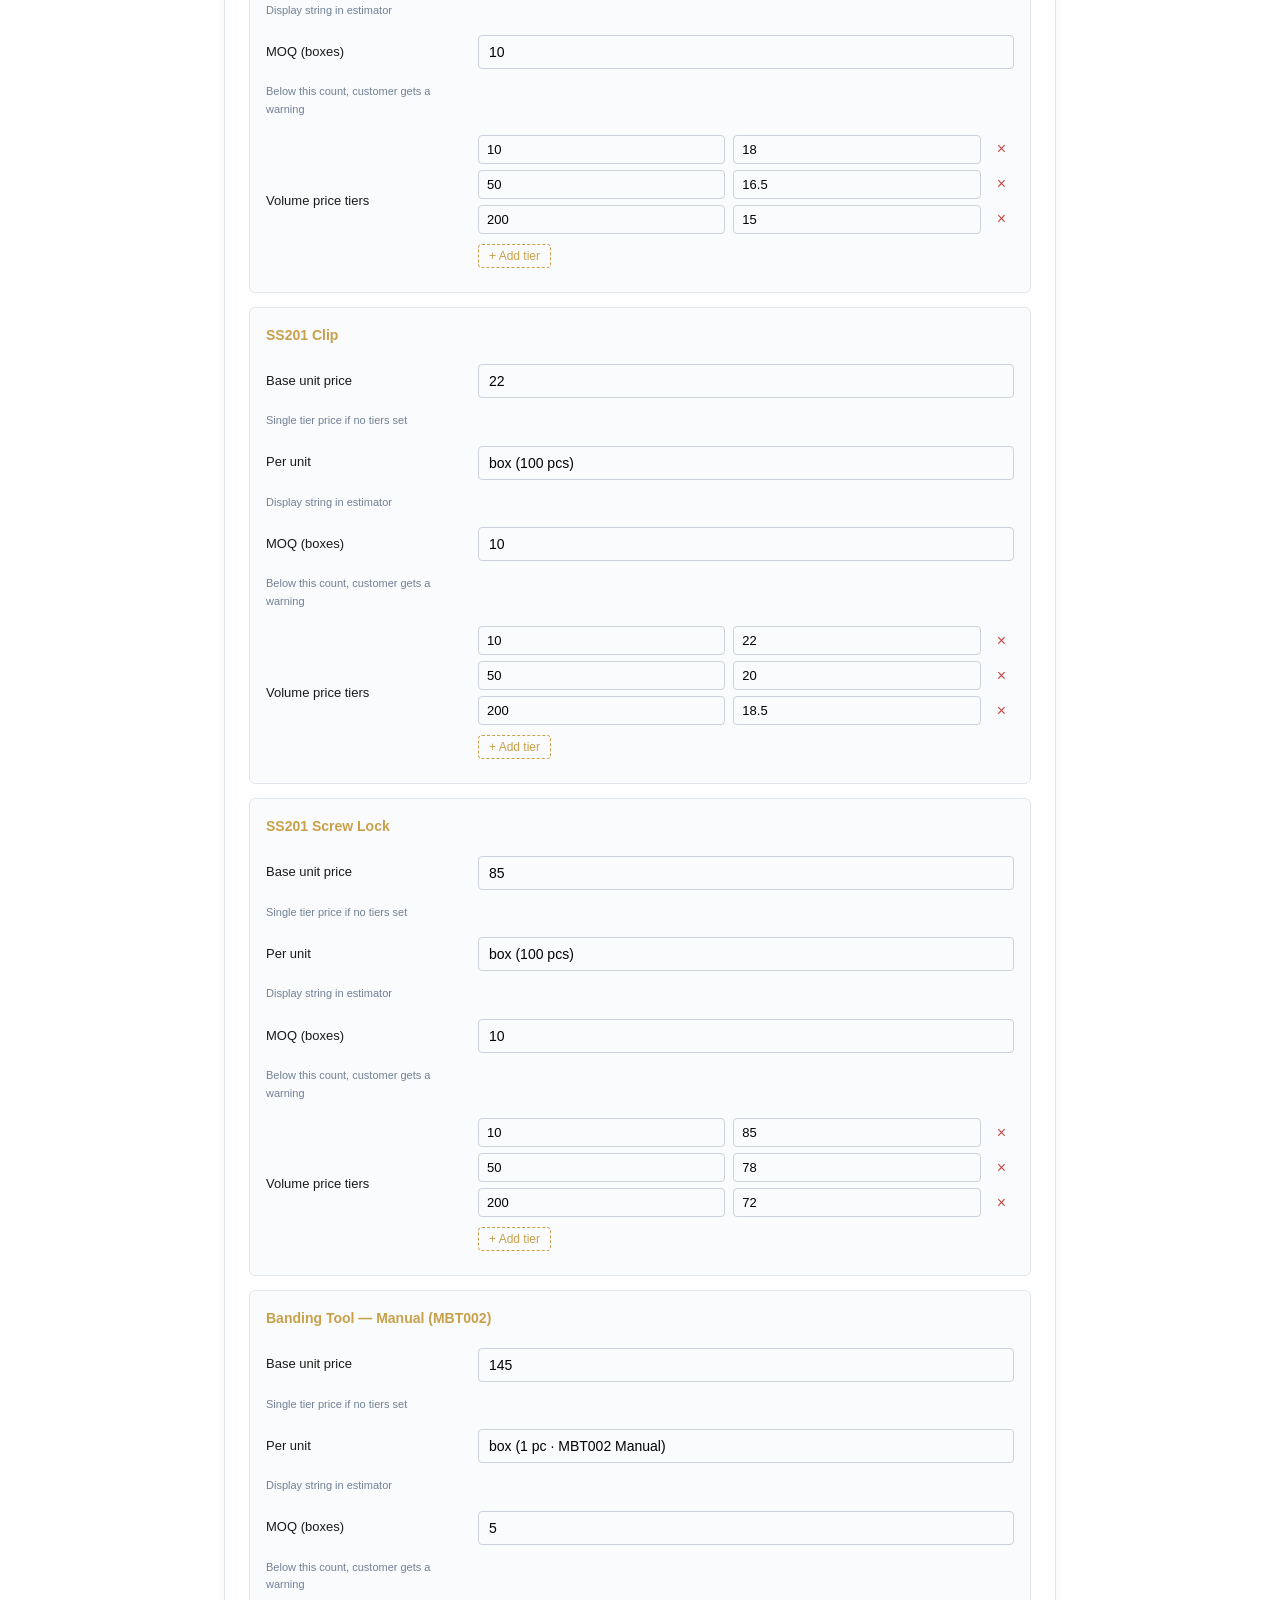
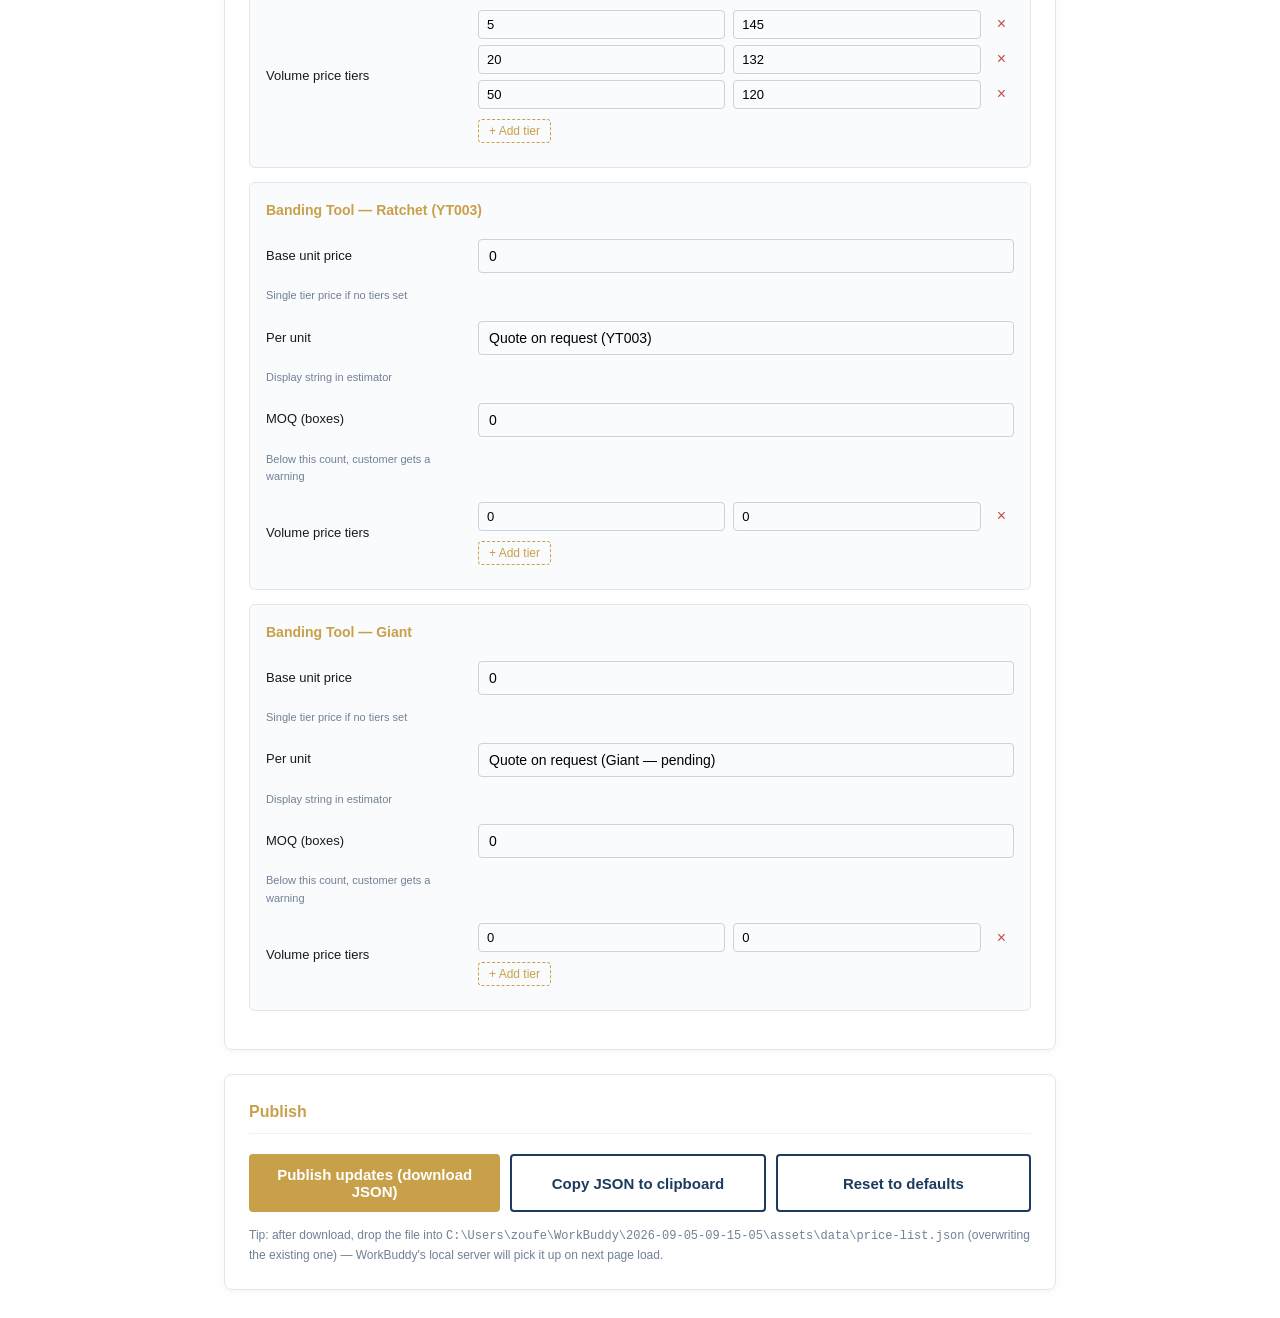
<file: admin.html>
<!DOCTYPE html>
<html lang="en">
<head>
  <meta charset="UTF-8" />
  <meta name="viewport" content="width=device-width, initial-scale=1.0" />
  <title>Owner Console · Maxband Price &amp; MOQ Editor</title>
  <meta name="robots" content="noindex,nofollow" />
  <link rel="stylesheet" href="/assets/css/style.css" />
  <link rel="icon" type="image/svg+xml" href="data:image/svg+xml,%3Csvg xmlns='http://www.w3.org/2000/svg' viewBox='0 0 64 64'%3E%3Crect width='64' height='64' rx='10' fill='%231a3760'/%3E%3Ctext x='32' y='44' font-size='38' font-family='Arial' font-weight='bold' fill='%23ffffff' text-anchor='middle'%3EM%3C/text%3E%3C/svg%3E" />
  <style>
    .admin-shell { max-width: 880px; margin: 32px auto; }
    .admin-section { background: #fff; border: 1px solid #e1e6ed; border-radius: 8px; padding: 24px; margin-bottom: 24px; box-shadow: 0 2px 8px rgba(0,0,0,0.04); }
    .admin-section h2 { font-size: 16px; color: var(--accent, #1a3760); margin-bottom: 14px; padding-bottom: 8px; border-bottom: 1px solid #f0f2f5; }
    .form-row { display: grid; grid-template-columns: 200px 1fr; gap: 12px; align-items: center; padding: 8px 0; }
    .form-row label { font-size: 13px; color: var(--text, #1a1a1a); font-weight: 500; }
    .form-row input, .form-row select, .form-row textarea {
      width: 100%; padding: 8px 10px; border: 1px solid #ccd2db; border-radius: 4px; font-size: 14px; background: #fafbfc; font-family: inherit;
    }
    .form-row input:focus, .form-row select:focus, .form-row textarea:focus { outline: none; border-color: var(--accent, #1a3760); background: #fff; }
    .form-row textarea { min-height: 60px; resize: vertical; }
    .form-row .helper { font-size: 11px; color: var(--text-light, #5a6b7e); margin-top: 2px; }

    .product-block { border: 1px solid #e1e6ed; border-radius: 6px; padding: 16px; margin-bottom: 14px; background: #fafbfc; }
    .product-block h3 { font-size: 14px; color: var(--accent, #1a3760); margin-bottom: 10px; }
    .tier-block {
      display: grid; grid-template-columns: 1fr 1fr auto;
      gap: 8px; align-items: center; margin-bottom: 6px;
    }
    .tier-block input { padding: 6px 8px; font-size: 13px; }
    .tier-block .tier-remove { background: transparent; border: none; color: #c84a4a; cursor: pointer; font-size: 16px; padding: 4px 8px; }
    .tier-add { font-size: 12px; color: var(--accent, #1a3760); background: transparent; border: 1px dashed var(--accent, #1a3760); padding: 4px 10px; border-radius: 4px; cursor: pointer; margin-top: 4px; }

    .admin-actions { display: flex; flex-wrap: wrap; gap: 10px; margin-top: 20px; }
    .admin-actions .btn { flex: 1; min-width: 180px; }
    .toast {
      position: fixed; bottom: 24px; left: 50%; transform: translateX(-50%);
      background: var(--accent, #1a3760); color: #fff;
      padding: 12px 20px; border-radius: 6px;
      box-shadow: 0 4px 16px rgba(0,0,0,0.2);
      opacity: 0; transition: opacity .25s, transform .25s;
      z-index: 100;
      font-size: 14px;
    }
    .toast.show { opacity: 1; transform: translateX(-50%) translateY(-6px); }

    .help-banner {
      background: #f4f7fb; border-left: 4px solid var(--accent, #1a3760);
      padding: 14px 18px; border-radius: 6px; margin-bottom: 20px; font-size: 13px; color: #3a4a5e;
    }
    .help-banner strong { color: var(--accent, #1a3760); }
    .help-banner ol { padding-left: 18px; margin-top: 8px; }
    .help-banner li { margin-bottom: 4px; }

    .owner-bar {
      background: #1a3760; color: #fff; padding: 10px 0; font-size: 13px;
    }
    .owner-bar .container { display: flex; justify-content: space-between; align-items: center; }
    .owner-bar a { color: #fff; opacity: 0.85; text-decoration: none; }
    .owner-bar a:hover { opacity: 1; }
  </style>
</head>
<body>
  <div class="owner-bar">
    <div class="container">
      <span>Maxband Owner Console &middot; <span id="status-loading">loading&hellip;</span></span>
      <a href="/carton-estimator.html">&larr; Back to Estimator</a>
    </div>
  </div>

  <div class="admin-shell container">
    <h1>Price &amp; MOQ Editor</h1>
    <p style="color:var(--text-light); font-size:14px;">Edit your selling prices, MOQ rules, volume tiers. Save updates back to <code>assets/data/price-list.json</code> so customers see them on the Estimator.</p>

    <div class="help-banner">
      <strong>How saving works</strong> (this is a static site &mdash; no database):
      <ol>
        <li>Edit the fields below.</li>
        <li>Click <strong>Publish updates</strong> &mdash; browser downloads <code>price-list.json</code> automatically.</li>
        <li>Drop the downloaded file into <code>assets/data/</code> of your project (replacing the existing one).</li>
        <li>Tell me <em>"new price list uploaded"</em> &mdash; I'll verify and restart the preview.</li>
      </ol>
    </div>

    <form id="admin-form">

      <div class="admin-section">
        <h2>Global settings</h2>
        <div class="form-row">
          <label for="currency">Currency</label>
          <select id="currency">
            <option value="USD">USD - US Dollar</option>
            <option value="EUR">EUR - Euro</option>
            <option value="RMB">RMB - 人民币</option>
            <option value="GBP">GBP - British Pound</option>
          </select>
        </div>
        <div class="form-row">
          <label for="validUntil">Valid until</label>
          <input type="date" id="validUntil" />
        </div>
        <div class="form-row">
          <label for="incoterm">Incoterm</label>
          <input type="text" id="incoterm" placeholder="EXW Hangzhou" />
          <div class="helper">e.g. EXW Hangzhou / FOB Ningbo / CIF Hamburg</div>
        </div>
        <div class="form-row">
          <label for="paymentTerms">Payment terms</label>
          <input type="text" id="paymentTerms" placeholder="T/T 30% deposit" />
        </div>
        <div class="form-row">
          <label for="leadTimeDays">Lead time (days)</label>
          <input type="number" id="leadTimeDays" min="0" step="1" />
        </div>
        <div class="form-row">
          <label for="notes">Customer-facing notes</label>
          <textarea id="notes" placeholder="Volume discounts available..."></textarea>
        </div>
      </div>

      <div class="admin-section">
        <h2>Product prices &amp; MOQ</h2>
        <div id="products-container">
          <!-- product blocks injected by JS -->
        </div>
      </div>

      <div class="admin-section">
        <h2>Publish</h2>
        <div class="admin-actions">
          <button type="button" id="btn-publish" class="btn btn-accent">Publish updates (download JSON)</button>
          <button type="button" id="btn-copy" class="btn btn-outline">Copy JSON to clipboard</button>
          <button type="button" id="btn-reset" class="btn btn-outline">Reset to defaults</button>
        </div>
        <p style="margin-top:14px; font-size:12px; color:var(--text-light);">
          Tip: after download, drop the file into <code>C:\Users\zoufe\WorkBuddy\2026-09-05-09-15-05\assets\data\price-list.json</code> (overwriting the existing one) &mdash; WorkBuddy's local server will pick it up on next page load.
        </p>
      </div>

    </form>
  </div>

  <div id="toast" class="toast" role="status" aria-live="polite"></div>

  <script src="/assets/data/product-specs.js"></script>
  <script>
    // Inject product display names
    window.PRODUCT_DISPLAY = {};
    Object.keys(window.MAXXBAND_SPECS).forEach(k => {
      window.PRODUCT_DISPLAY[k] = window.MAXXBAND_SPECS[k].shortName;
    });
  </script>
  <script src="/assets/js/admin.js"></script>
</body>
</html>
</file>
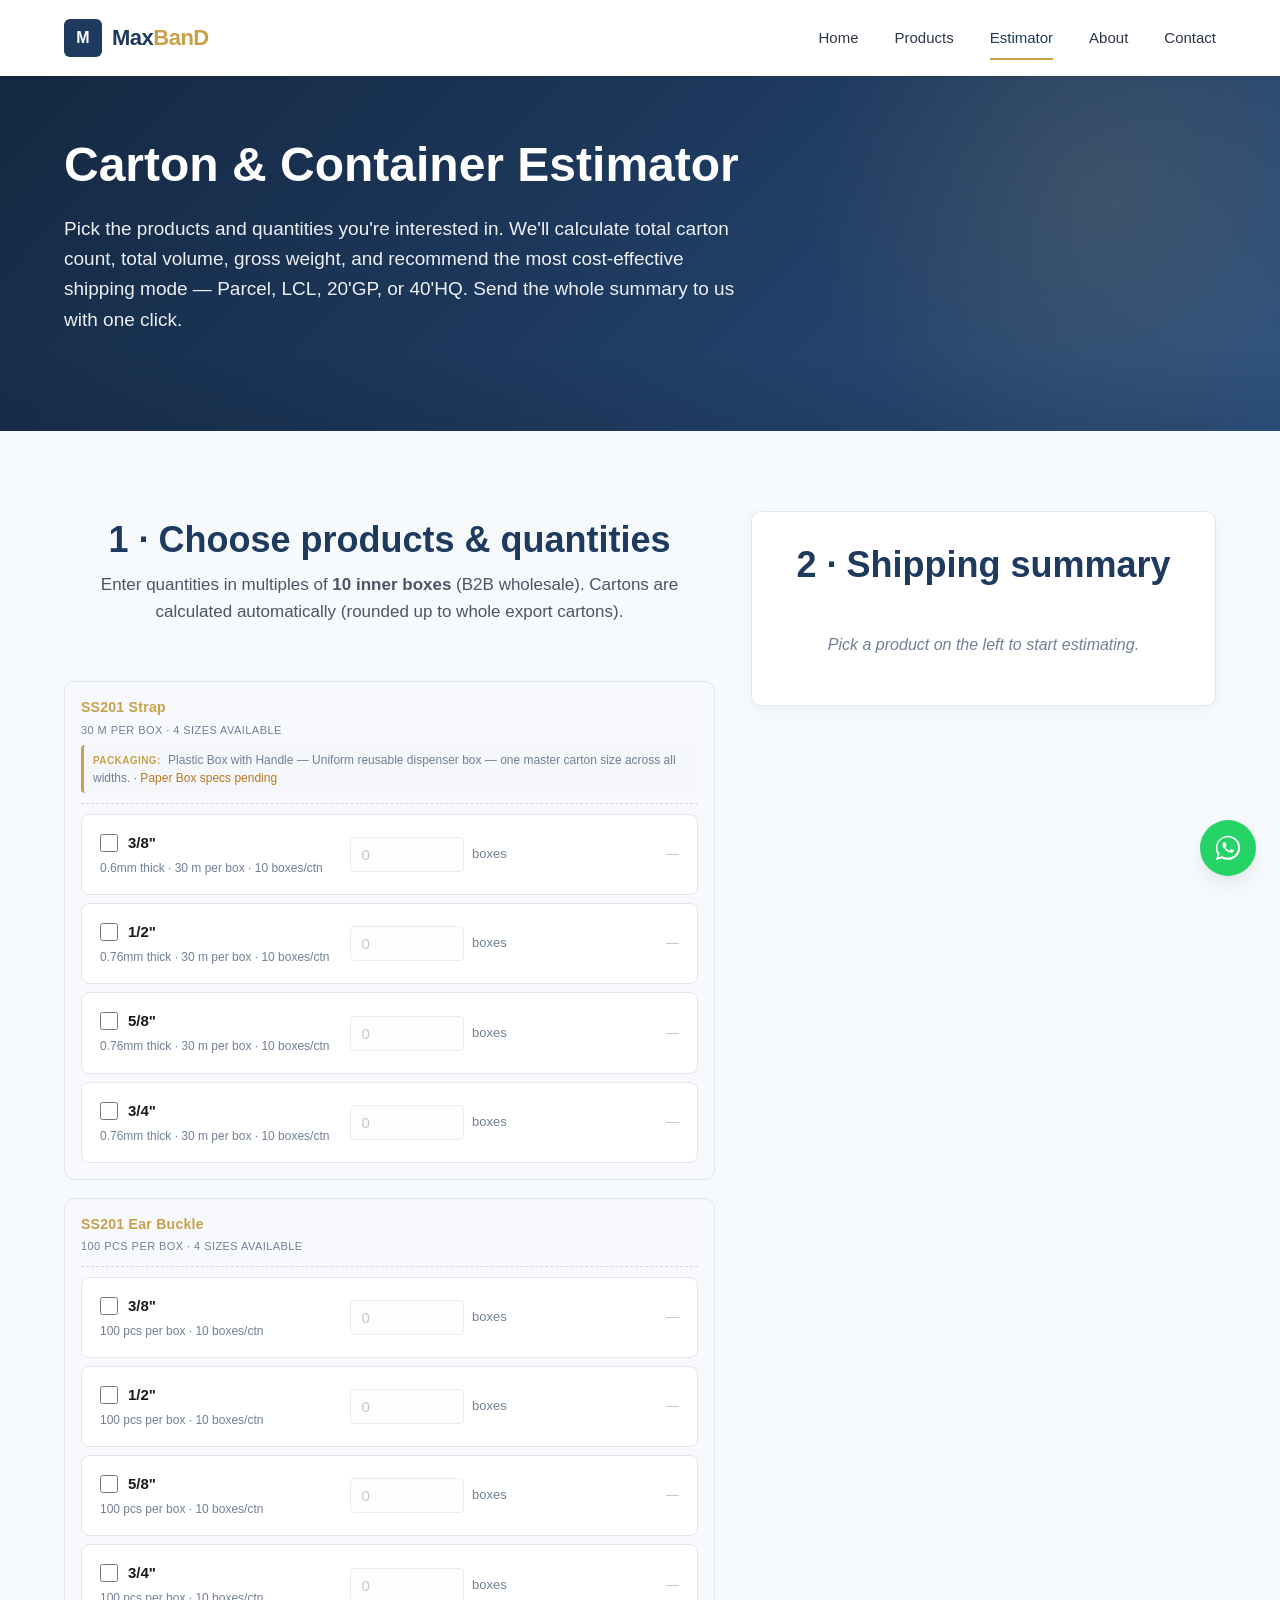
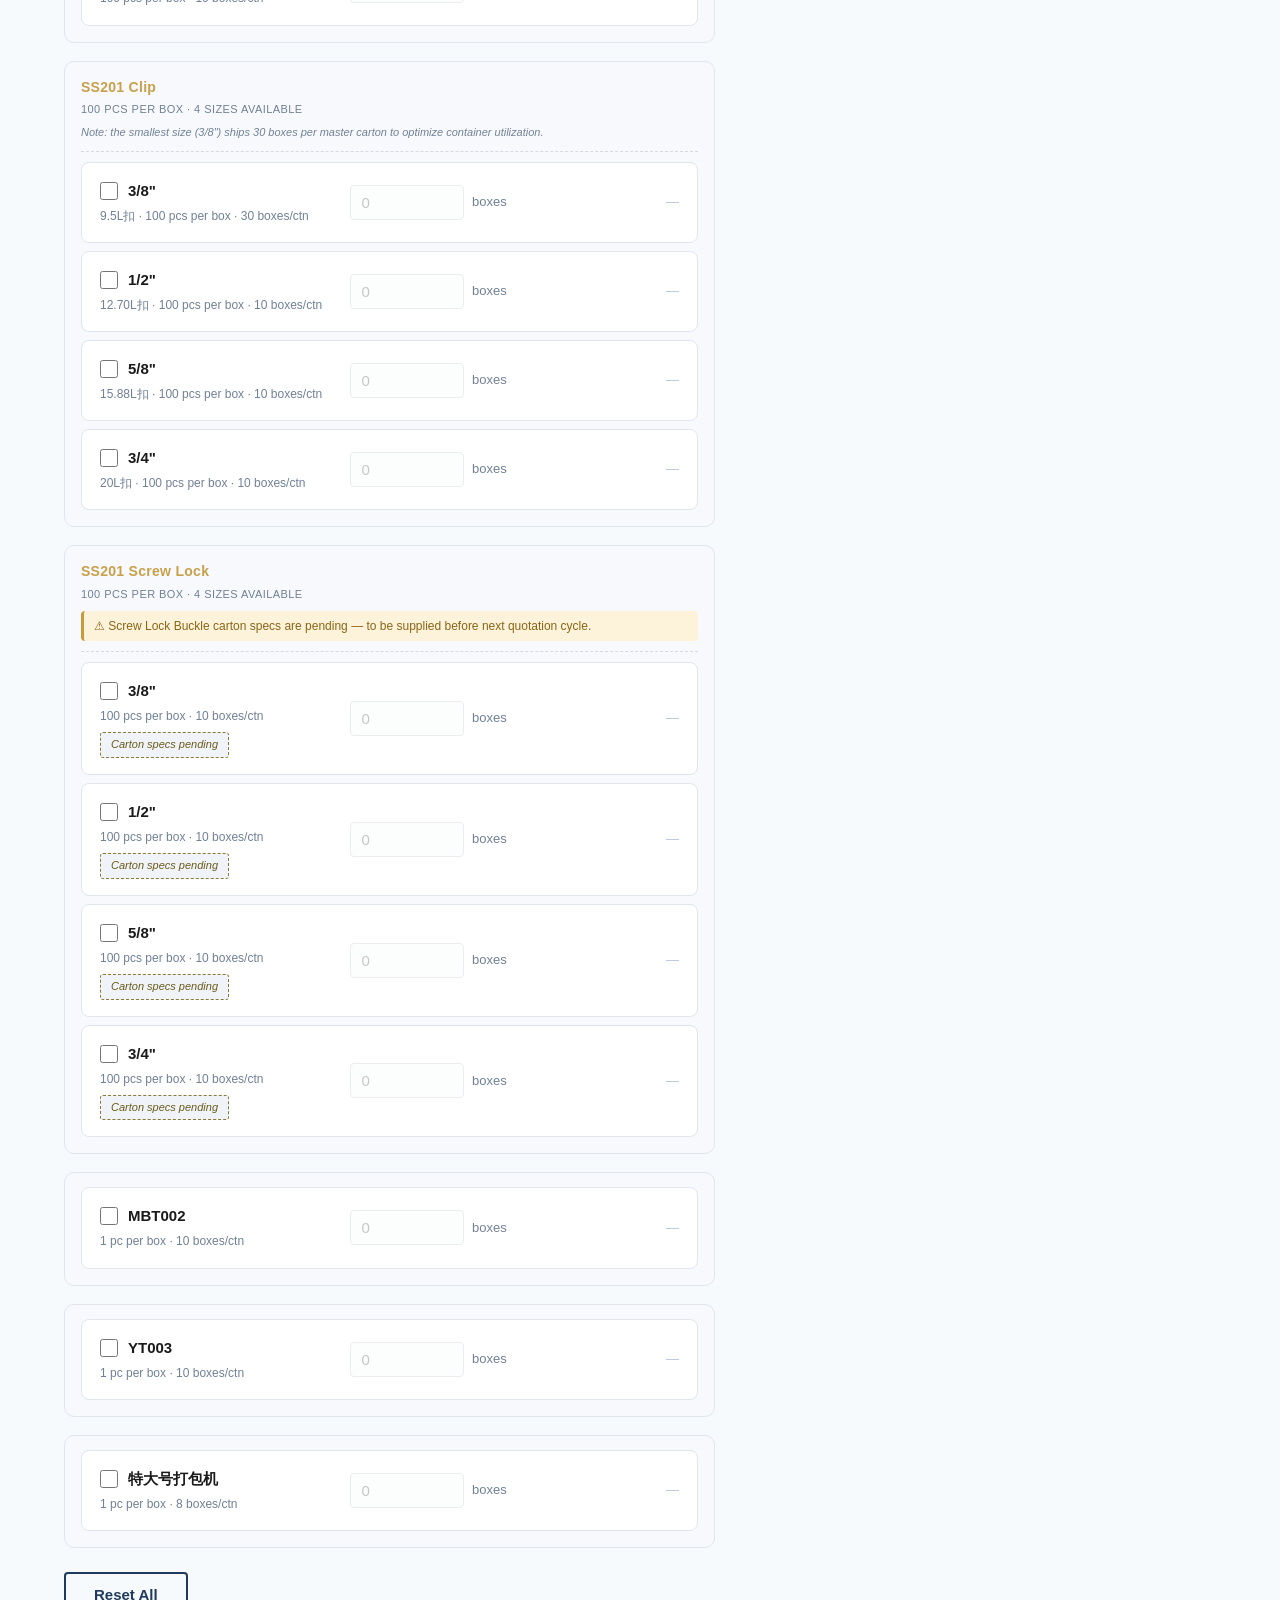
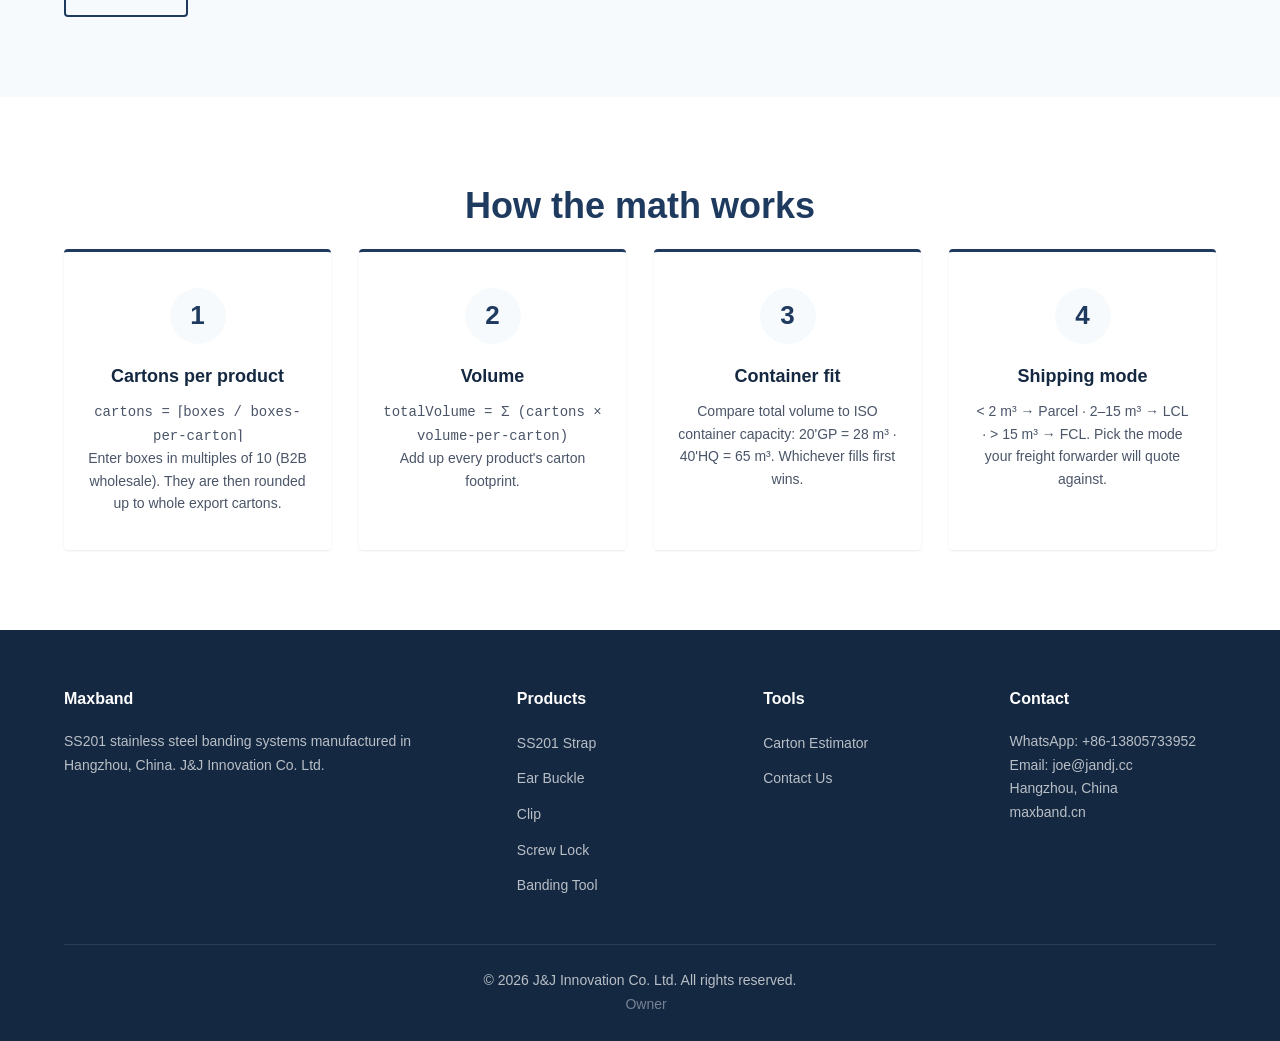
<file: carton-estimator.html>
<!DOCTYPE html>
<html lang="en">
<head>
  <meta charset="UTF-8" />
  <meta name="viewport" content="width=device-width, initial-scale=1.0" />
  <title>Carton Estimator · Maxband — Calculate Volume, Weight & Container Load</title>
  <meta name="description" content="Interactive tool: pick product lines and quantities, get instant carton count, total volume, gross weight, and recommended shipping mode (Parcel / LCL / 20'GP / 40'HQ)." />
  <link rel="canonical" href="https://maxband.cn/carton-estimator.html" />
  <link rel="stylesheet" href="/assets/css/style.css" />
  <link rel="icon" type="image/svg+xml" href="data:image/svg+xml,%3Csvg xmlns='http://www.w3.org/2000/svg' viewBox='0 0 64 64'%3E%3Crect width='64' height='64' rx='10' fill='%231a3760'/%3E%3Ctext x='32' y='44' font-size='38' font-family='Arial' font-weight='bold' fill='%23ffffff' text-anchor='middle'%3EM%3C/text%3E%3C/svg%3E" />
  <script src="/assets/data/product-specs.js"></script>
  <script>
    // Load price data before estimator.js runs
    fetch('/assets/data/price-list.json')
      .then(r => r.json())
      .then(data => { window.MAXXBAND_PRICE = data; })
      .catch(err => { console.warn('price-list.json load failed, pricing disabled', err); window.MAXXBAND_PRICE = { currency: 'USD', products: {} }; });
  </script>
</head>
<body>
  <header class="header">
    <div class="container">
      <a href="/" class="logo">
        <span class="logo-mark">M</span>
        <span class="logo-text">Max<em>BanD</em></span>
      </a>
      <nav class="nav">
        <a href="/">Home</a>
        <a href="/products.html">Products</a>
        <a href="/carton-estimator.html" class="active">Estimator</a>
        <a href="/about.html">About</a>
        <a href="/contact.html">Contact</a>
      </nav>
      <button class="mobile-toggle" aria-label="Toggle menu">
        <span></span><span></span><span></span>
      </button>
    </div>
  </header>

  <!-- Hero -->
  <section class="hero" style="padding:60px 0;">
    <div class="container">
      <h1>Carton &amp; Container Estimator</h1>
      <p>Pick the products and quantities you're interested in. We'll calculate total carton count, total volume, gross weight, and recommend the most cost-effective shipping mode — Parcel, LCL, 20'GP, or 40'HQ. Send the whole summary to us with one click.</p>
    </div>
  </section>

  <!-- Estimator -->
  <section class="section section-light">
    <div class="container">
      <div class="estimator-layout">

        <!-- LEFT: product selector -->
        <div class="estimator-selector">
          <h2 class="section-title" style="margin-top:0;">1 · Choose products &amp; quantities</h2>
          <p class="section-subtitle" style="margin-top:-12px;">Enter quantities in multiples of <strong>10 inner boxes</strong> (B2B wholesale). Cartons are calculated automatically (rounded up to whole export cartons).</p>

          <div id="product-list" class="product-list">
            <!-- product rows injected by JS -->
          </div>

          <div class="estimator-actions-top">
            <button id="reset-btn" class="btn btn-outline" type="button">Reset All</button>
          </div>
        </div>

        <!-- RIGHT: summary panel (sticky) -->
        <aside class="estimator-summary" id="summary-panel">
          <h2 class="section-title" style="margin-top:0;">2 · Shipping summary</h2>

          <div class="summary-empty" id="summary-empty">
            <p>Pick a product on the left to start estimating.</p>
          </div>

          <div class="summary-body" id="summary-body" hidden>

            <!-- Per-product breakdown -->
            <div class="summary-breakdown" id="summary-breakdown"></div>

            <!-- Totals -->
            <div class="summary-totals">
              <div class="totals-row">
                <span>Total cartons</span>
                <strong id="total-cartons">0</strong>
              </div>
              <div class="totals-row">
                <span>Total volume</span>
                <strong id="total-volume">0.000 m³</strong>
              </div>
              <div class="totals-row">
                <span>Total net weight</span>
                <strong id="total-net">0.0 kg</strong>
              </div>
              <div class="totals-row">
                <span>Total gross weight</span>
                <strong id="total-gross">0.0 kg</strong>
              </div>
              <div class="totals-row totals-subtotal" id="total-subtotal-row">
                <span>Estimated subtotal</span>
                <strong id="total-subtotal">—</strong>
              </div>
            </div>

            <!-- MOQ Warning -->
            <div id="moq-warning" hidden></div>

            <!-- Container utilization -->
            <div class="container-fit" id="container-fit"></div>

            <!-- Recommendation -->
            <div class="recommendation" id="recommendation"></div>

            <!-- Inquiry buttons -->
            <div class="inquiry-actions">
              <h3>3 · Send this inquiry</h3>
              <a id="btn-whatsapp" class="btn btn-whatsapp" href="#" target="_blank" rel="noopener">
                <span>Send via WhatsApp</span>
              </a>
              <a id="btn-email" class="btn btn-accent" href="#">
                <span>Send via Email</span>
              </a>
              <button id="btn-copy" class="btn btn-outline" type="button">
                <span>Copy summary to clipboard</span>
              </button>
              <p class="inquiry-note">Your selections and contact details will be pre-filled. You can edit before sending.</p>
            </div>

          </div>
        </aside>

      </div>
    </div>
  </section>

  <!-- How it works -->
  <section class="section">
    <div class="container">
      <h2 class="section-title">How the math works</h2>
      <div class="features">
        <div class="feature">
          <div class="icon">1</div>
          <h3>Cartons per product</h3>
          <p><code>cartons = ⌈boxes / boxes-per-carton⌉</code><br>Enter boxes in multiples of 10 (B2B wholesale). They are then rounded up to whole export cartons.</p>
        </div>
        <div class="feature">
          <div class="icon">2</div>
          <h3>Volume</h3>
          <p><code>totalVolume = Σ (cartons × volume-per-carton)</code><br>Add up every product's carton footprint.</p>
        </div>
        <div class="feature">
          <div class="icon">3</div>
          <h3>Container fit</h3>
          <p>Compare total volume to ISO container capacity: 20'GP = 28 m³ · 40'HQ = 65 m³. Whichever fills first wins.</p>
        </div>
        <div class="feature">
          <div class="icon">4</div>
          <h3>Shipping mode</h3>
          <p>&lt; 2 m³ → Parcel · 2–15 m³ → LCL · &gt; 15 m³ → FCL. Pick the mode your freight forwarder will quote against.</p>
        </div>
      </div>
    </div>
  </section>

  <footer class="footer">
    <div class="container">
      <div class="footer-grid">
        <div>
          <h4>Maxband</h4>
          <p>SS201 stainless steel banding systems manufactured in Hangzhou, China. J&amp;J Innovation Co. Ltd.</p>
        </div>
        <div>
          <h4>Products</h4>
          <ul>
            <li><a href="/products/strap.html">SS201 Strap</a></li>
            <li><a href="/products/ear-buckle.html">Ear Buckle</a></li>
            <li><a href="/products/clip.html">Clip</a></li>
            <li><a href="/products/screw-lock.html">Screw Lock</a></li>
            <li><a href="/products/banding-tool.html">Banding Tool</a></li>
          </ul>
        </div>
        <div>
          <h4>Tools</h4>
          <ul>
            <li><a href="/carton-estimator.html">Carton Estimator</a></li>
            <li><a href="/contact.html">Contact Us</a></li>
          </ul>
        </div>
        <div>
          <h4>Contact</h4>
          <p>WhatsApp: +86-13805733952<br>Email: <a href="mailto:joe@jandj.cc">joe@jandj.cc</a><br>Hangzhou, China<br>maxband.cn</p>
        </div>
      </div>
      <div class="footer-bottom">
        <p>&copy; 2026 J&amp;J Innovation Co. Ltd. All rights reserved.</p>
        <a href="/admin.html" class="owner-link" title="Owner console">Owner</a>
      </div>
    </div>
  </footer>

  <a href="https://wa.me/8613805733952" class="whatsapp-float" aria-label="WhatsApp Maxband" target="_blank" rel="noopener">
    <svg xmlns="http://www.w3.org/2000/svg" viewBox="0 0 32 32" aria-hidden="true"><path fill="#fff" d="M16 3C9 3 3 9 3 16c0 2.5.7 4.9 2 7L3 29l6.3-2c2 1.1 4.3 1.7 6.7 1.7 7 0 13-6 13-13S23 3 16 3zm0 23.5c-2.1 0-4.1-.6-5.9-1.7l-.4-.3-4 1.3 1.3-3.9-.4-.4c-1.3-1.8-1.9-3.9-1.9-6 0-6.1 5-11 11-11s11 5 11 11-5 11-11 11zm6-8.2c-.3-.2-2-1-2.3-1.1-.3-.1-.5-.2-.7.2-.2.3-.8 1-.9 1.2-.2.2-.3.2-.6.1-.3-.2-1.3-.5-2.5-1.5-.9-.8-1.5-1.8-1.7-2.1-.2-.3 0-.5.1-.7l.5-.6c.2-.2.2-.4.4-.6.1-.2 0-.4 0-.6 0-.2-.7-1.7-1-2.3-.3-.6-.5-.5-.7-.5h-.6c-.2 0-.5.1-.8.4-.3.3-1 1-1 2.5s1.1 2.9 1.2 3.1c.1.2 2.1 3.2 5.1 4.5.7.3 1.3.5 1.7.6.7.2 1.4.2 1.9.1.6-.1 1.8-.7 2.1-1.5.3-.7.3-1.4.2-1.5-.1-.1-.3-.2-.6-.4z"/></svg>
  </a>

  <script src="/assets/js/main.js"></script>
  <script src="/assets/js/estimator.js"></script>
</body>
</html>
</file>
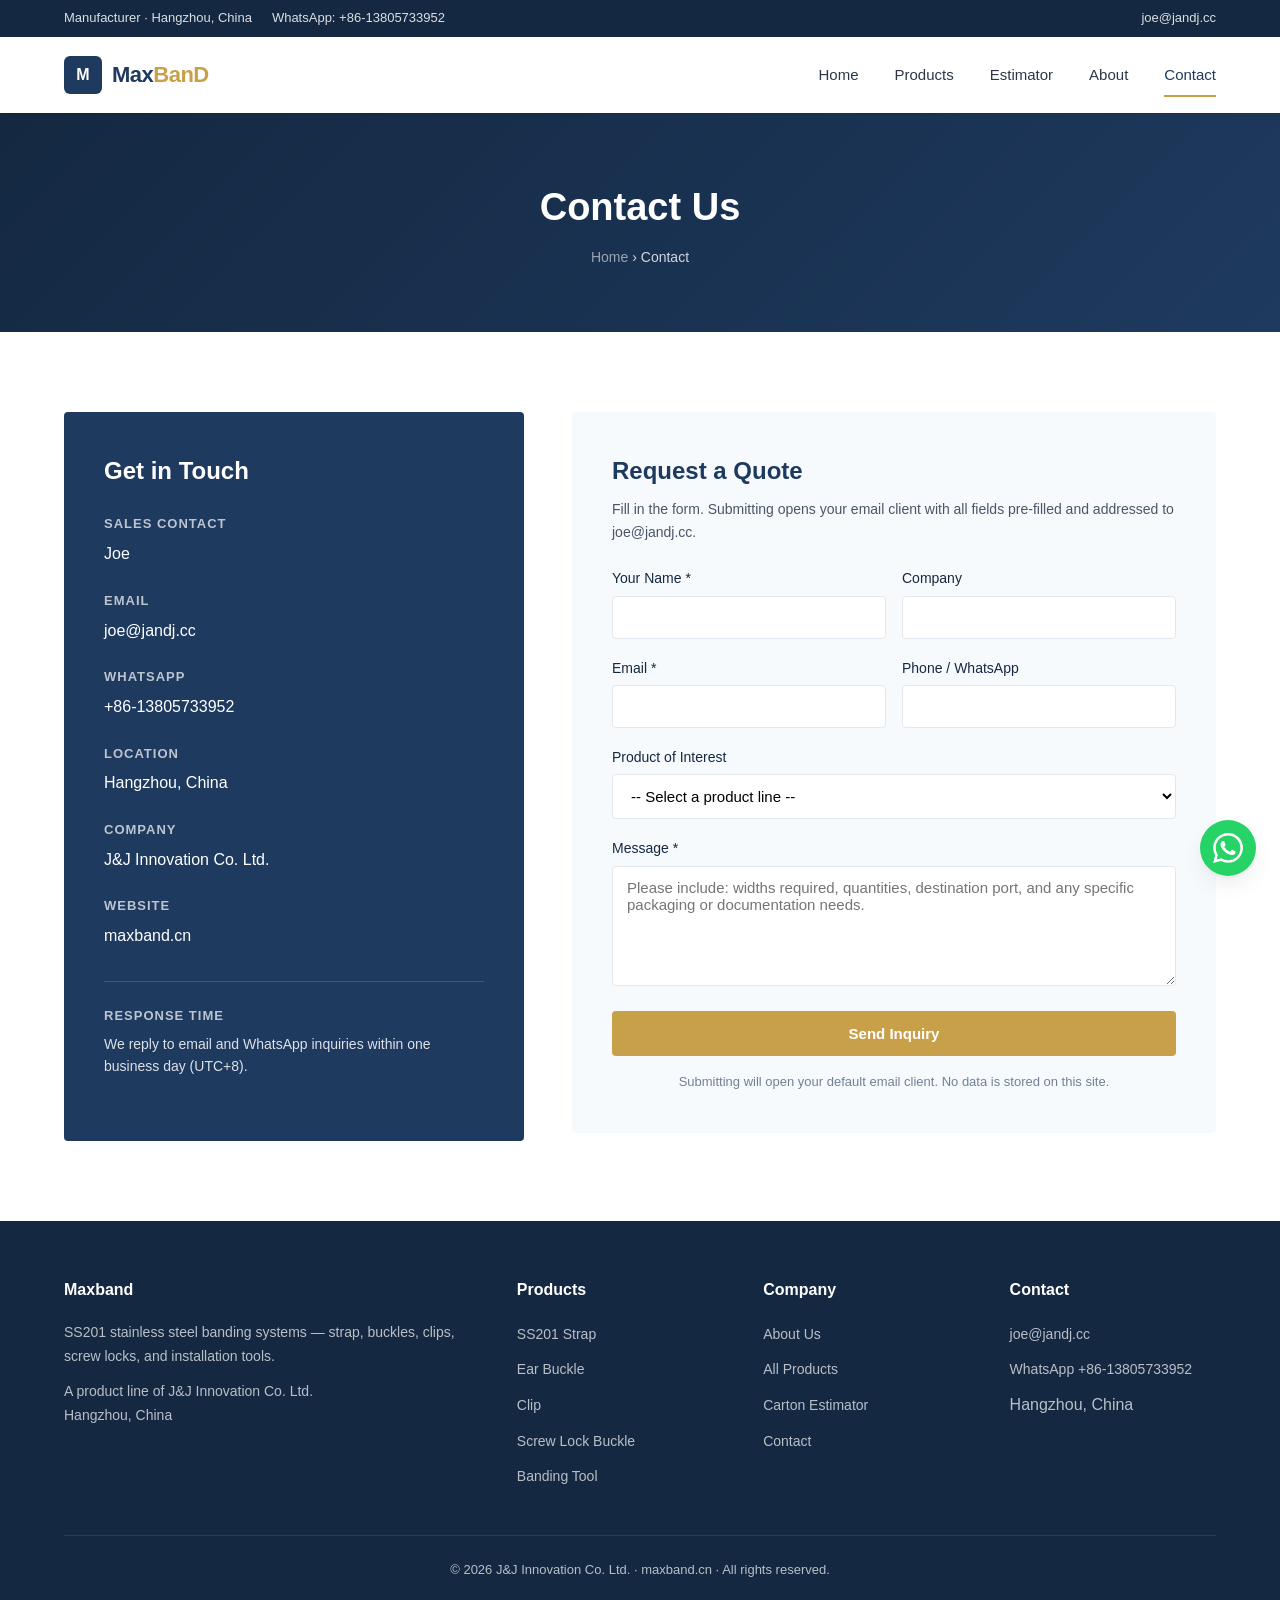
<file: contact.html>
<!DOCTYPE html>
<html lang="en">
<head>
  <meta charset="UTF-8">
  <meta name="viewport" content="width=device-width, initial-scale=1.0">
  <title>Contact Maxband - SS201 Banding Manufacturer | Hangzhou, China</title>
  <meta name="description" content="Contact J&amp;J Innovation Co. Ltd. &mdash; SS201 stainless steel banding manufacturer. Email joe@jandj.cc, WhatsApp +86-13805733952, located in Hangzhou, China.">
  <link rel="canonical" href="https://maxband.cn/contact.html">
  <link rel="stylesheet" href="/assets/css/style.css">
</head>
<body>

<div class="topbar">
  <div class="container">
    <div class="topbar-info">
      <span>Manufacturer &middot; Hangzhou, China</span>
      <span>WhatsApp: +86-13805733952</span>
    </div>
    <div class="topbar-info">
      <a href="mailto:joe@jandj.cc">joe@jandj.cc</a>
    </div>
  </div>
</div>

<header class="header">
  <div class="container">
    <a href="/" class="logo">
      <span class="logo-mark">M</span>
      <span class="logo-text">Max<em>BanD</em></span>
    </a>
    <nav class="nav">
      <a href="/">Home</a>
      <a href="/products.html">Products</a>
      <a href="/carton-estimator.html">Estimator</a>
      <a href="/about.html">About</a>
      <a href="/contact.html" class="active">Contact</a>
    </nav>
    <button class="mobile-toggle" aria-label="Toggle menu">
      <span></span><span></span><span></span>
    </button>
  </div>
</header>

<section class="page-header">
  <div class="container">
    <h1>Contact Us</h1>
    <p class="breadcrumb"><a href="/">Home</a> &rsaquo; Contact</p>
  </div>
</section>

<section class="section">
  <div class="container">
    <div class="contact-grid">

      <div class="contact-info">
        <h2>Get in Touch</h2>

        <div class="contact-item">
          <h4>Sales Contact</h4>
          <p>Joe</p>
        </div>

        <div class="contact-item">
          <h4>Email</h4>
          <p><a href="mailto:joe@jandj.cc">joe@jandj.cc</a></p>
        </div>

        <div class="contact-item">
          <h4>WhatsApp</h4>
          <p><a href="#" data-wa-product="">+86-13805733952</a></p>
        </div>

        <div class="contact-item">
          <h4>Location</h4>
          <p>Hangzhou, China</p>
        </div>

        <div class="contact-item">
          <h4>Company</h4>
          <p>J&amp;J Innovation Co. Ltd.</p>
        </div>

        <div class="contact-item">
          <h4>Website</h4>
          <p><a href="https://maxband.cn">maxband.cn</a></p>
        </div>

        <div class="contact-item" style="margin-top:32px; padding-top:24px; border-top:1px solid rgba(255,255,255,0.15);">
          <h4>Response Time</h4>
          <p style="font-size:14px; opacity:0.85;">We reply to email and WhatsApp inquiries within one business day (UTC+8).</p>
        </div>
      </div>

      <div>
        <div class="contact-form">
          <h2 style="margin-bottom:8px; color:var(--primary);">Request a Quote</h2>
          <p style="color:var(--text-medium); margin-bottom:24px; font-size:14px;">Fill in the form. Submitting opens your email client with all fields pre-filled and addressed to joe@jandj.cc.</p>

          <form id="contact-form">
            <div class="form-row">
              <div class="form-group">
                <label for="name">Your Name *</label>
                <input type="text" id="name" name="name" required>
              </div>
              <div class="form-group">
                <label for="company">Company</label>
                <input type="text" id="company" name="company">
              </div>
            </div>

            <div class="form-row">
              <div class="form-group">
                <label for="email">Email *</label>
                <input type="email" id="email" name="email" required>
              </div>
              <div class="form-group">
                <label for="phone">Phone / WhatsApp</label>
                <input type="tel" id="phone" name="phone">
              </div>
            </div>

            <div class="form-group">
              <label for="product">Product of Interest</label>
              <select id="product" name="product">
                <option value="">-- Select a product line --</option>
                <option value="SS201 Strap">SS201 Strap (banding strip)</option>
                <option value="SS201 Ear Buckle">SS201 Ear Buckle</option>
                <option value="SS201 Clip">SS201 Clip</option>
                <option value="SS201 Screw Lock Buckle">SS201 Screw Lock Buckle</option>
                <option value="Banding Tool">Banding Tool (Standard / Giant)</option>
                <option value="Complete Banding Kit">Complete Banding Kit</option>
                <option value="Other / Custom">Other / Custom Request</option>
              </select>
            </div>

            <div class="form-group">
              <label for="message">Message *</label>
              <textarea id="message" name="message" required placeholder="Please include: widths required, quantities, destination port, and any specific packaging or documentation needs."></textarea>
            </div>

            <button type="submit" class="btn btn-accent" style="width:100%; padding:14px;">Send Inquiry</button>

            <p style="margin-top:16px; font-size:13px; color:var(--text-light); text-align:center;">Submitting will open your default email client. No data is stored on this site.</p>
          </form>
        </div>
      </div>

    </div>
  </div>
</section>

<footer class="footer">
  <div class="container">
    <div class="footer-grid">
      <div>
        <h4>Maxband</h4>
        <p>SS201 stainless steel banding systems &mdash; strap, buckles, clips, screw locks, and installation tools.</p>
        <p style="margin-top:12px;">A product line of J&amp;J Innovation Co. Ltd.<br>Hangzhou, China</p>
      </div>
      <div>
        <h4>Products</h4>
        <ul>
          <li><a href="/products/strap.html">SS201 Strap</a></li>
          <li><a href="/products/ear-buckle.html">Ear Buckle</a></li>
          <li><a href="/products/clip.html">Clip</a></li>
          <li><a href="/products/screw-lock.html">Screw Lock Buckle</a></li>
          <li><a href="/products/banding-tool.html">Banding Tool</a></li>
        </ul>
      </div>
      <div>
        <h4>Company</h4>
        <ul>
          <li><a href="/about.html">About Us</a></li>
          <li><a href="/products.html">All Products</a></li>
          <li><a href="/carton-estimator.html">Carton Estimator</a></li>
          <li><a href="/contact.html">Contact</a></li>
        </ul>
      </div>
      <div>
        <h4>Contact</h4>
        <ul>
          <li><a href="mailto:joe@jandj.cc">joe@jandj.cc</a></li>
          <li><a href="#">WhatsApp +86-13805733952</a></li>
          <li>Hangzhou, China</li>
        </ul>
      </div>
    </div>
    <div class="footer-bottom">
      &copy; 2026 J&amp;J Innovation Co. Ltd. &middot; maxband.cn &middot; All rights reserved.
    </div>
  </div>
</footer>

<a href="#" class="whatsapp-float" aria-label="WhatsApp Maxband">
  <svg viewBox="0 0 24 24"><path d="M17.472 14.382c-.297-.149-1.758-.867-2.03-.967-.273-.099-.471-.148-.67.15-.197.297-.767.966-.94 1.164-.173.199-.347.223-.644.075-.297-.15-1.255-.463-2.39-1.475-.883-.788-1.48-1.761-1.653-2.059-.173-.297-.018-.458.13-.606.134-.133.298-.347.446-.52.149-.174.198-.298.298-.497.099-.198.05-.371-.025-.52-.075-.149-.669-1.612-.916-2.207-.242-.579-.487-.5-.669-.51-.173-.008-.371-.01-.57-.01-.198 0-.52.074-.792.372-.272.297-1.04 1.016-1.04 2.479 0 1.462 1.065 2.875 1.213 3.074.149.198 2.096 3.2 5.077 4.487.709.306 1.262.489 1.694.625.712.227 1.36.195 1.871.118.571-.085 1.758-.719 2.006-1.413.248-.694.248-1.289.173-1.413-.074-.124-.272-.198-.57-.347m-5.421 7.403h-.004a9.87 9.87 0 01-5.031-1.378l-.361-.214-3.741.982.998-3.648-.235-.374a9.86 9.86 0 01-1.51-5.26c.001-5.45 4.436-9.884 9.888-9.884 2.64 0 5.122 1.03 6.988 2.898a9.825 9.825 0 012.893 6.994c-.003 5.45-4.437 9.884-9.885 9.884m8.413-18.297A11.815 11.815 0 0012.05 0C5.495 0 .16 5.335.157 11.892c0 2.096.547 4.142 1.588 5.945L.057 24l6.305-1.654a11.882 11.882 0 005.683 1.448h.005c6.554 0 11.89-5.335 11.893-11.893a11.821 11.821 0 00-3.48-8.413z"/></svg>
</a>

<script src="/assets/js/main.js"></script>
</body>
</html>
</file>
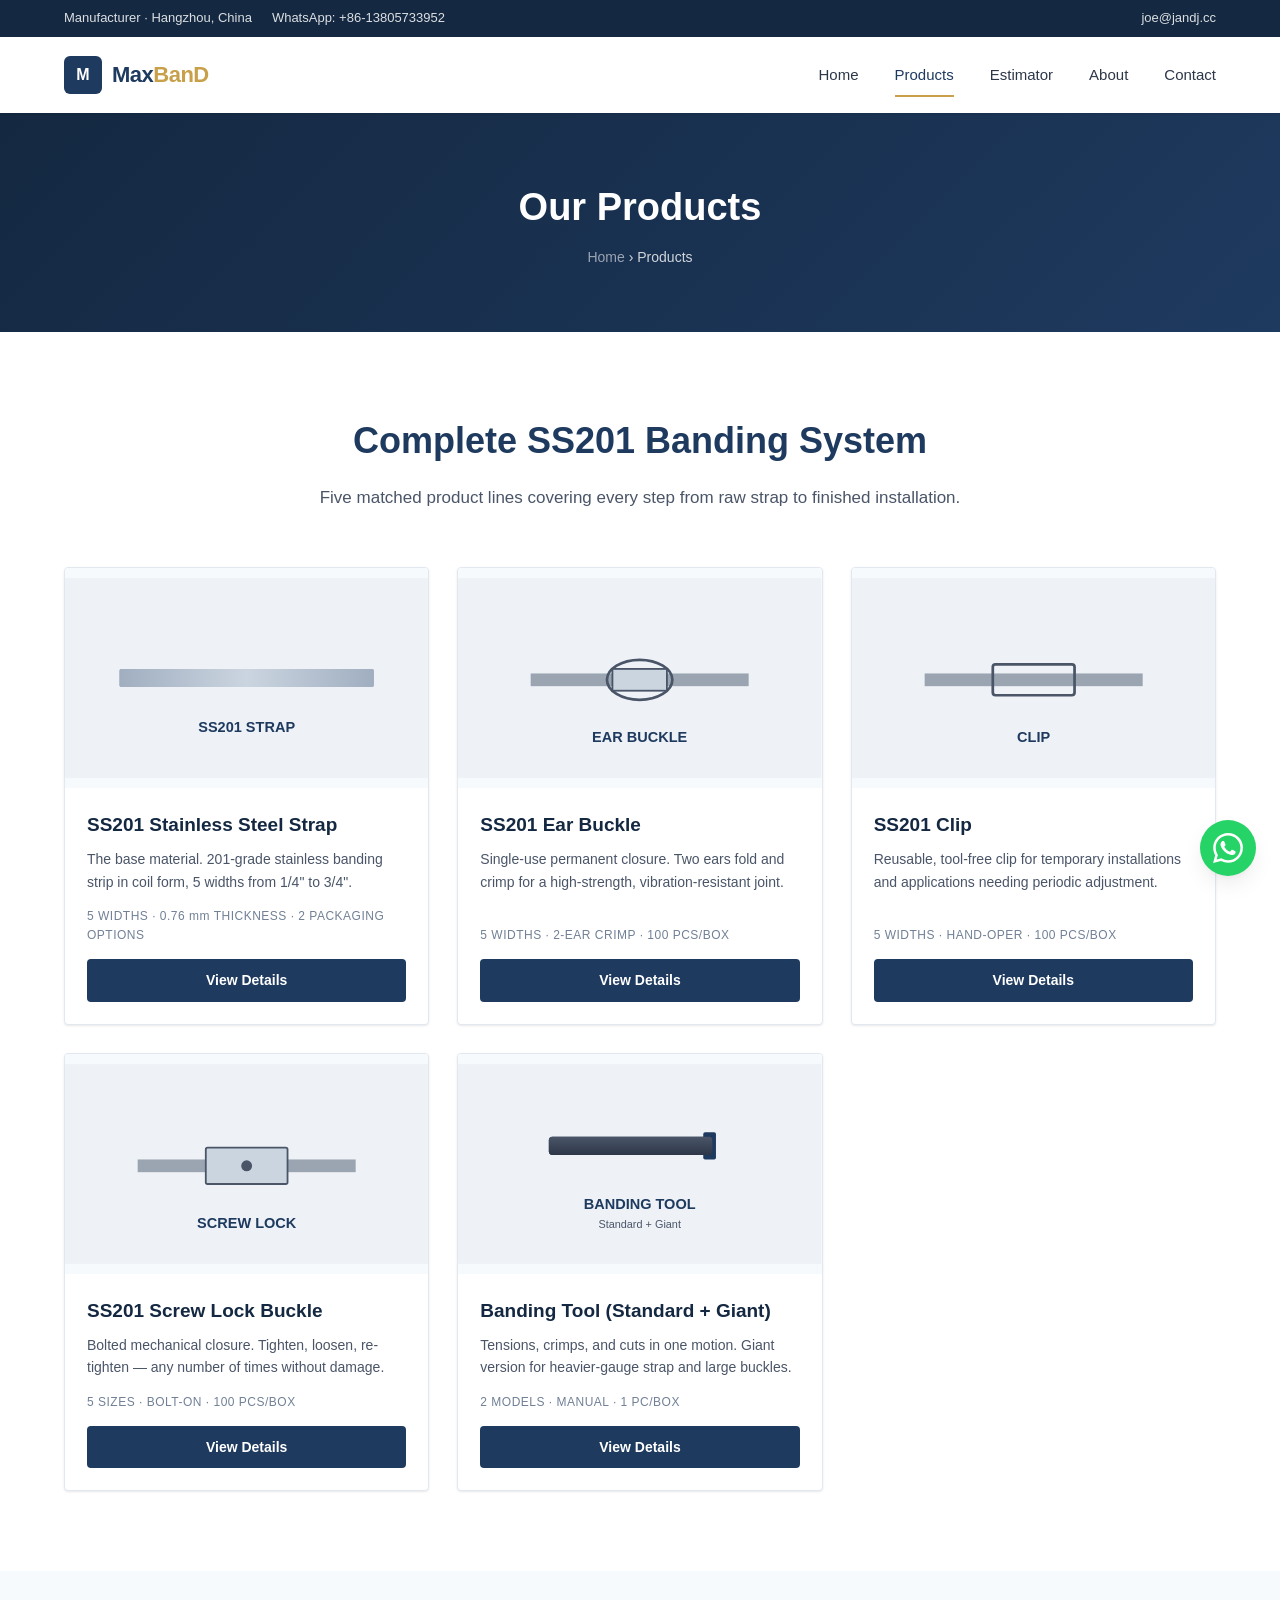
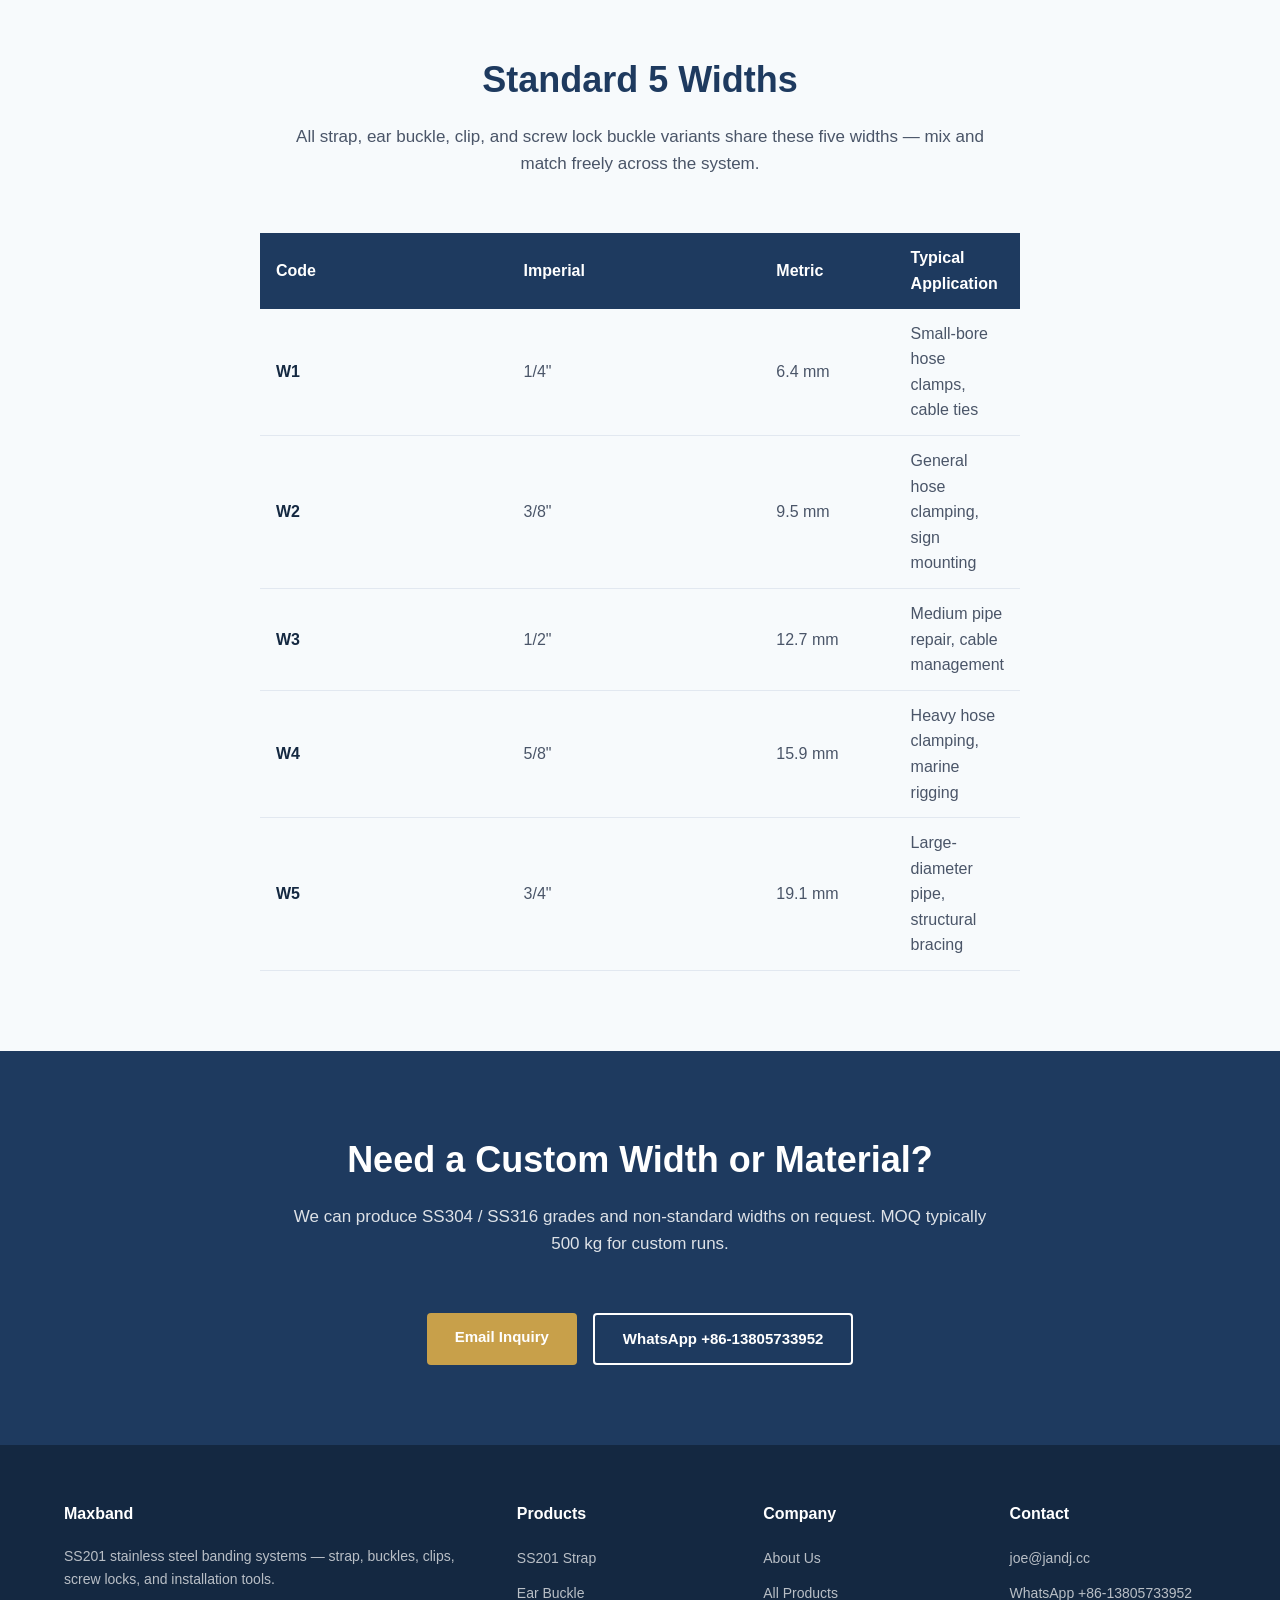
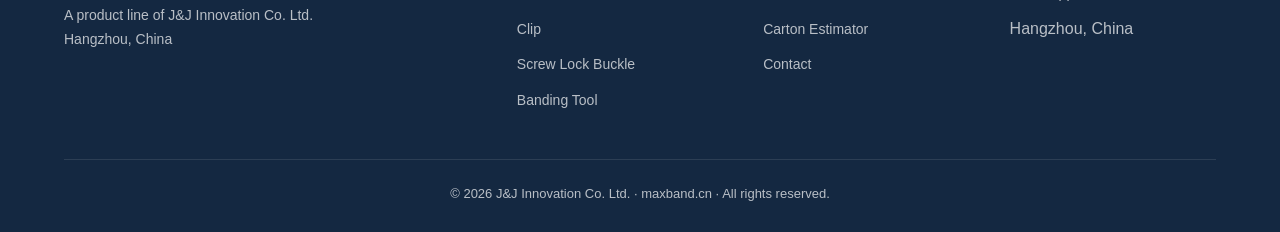
<file: products.html>
<!DOCTYPE html>
<html lang="en">
<head>
  <meta charset="UTF-8">
  <meta name="viewport" content="width=device-width, initial-scale=1.0">
  <title>Products - Maxband | SS201 Banding Strap, Buckles & Tools</title>
  <meta name="description" content="Five product lines for industrial banding: SS201 strap, ear buckle, clip, screw lock buckle, and banding tools (standard & Giant). Five standard widths 1/4&quot; to 3/4&quot;.">
  <link rel="canonical" href="https://maxband.cn/products.html">
  <link rel="stylesheet" href="/assets/css/style.css">
</head>
<body>

<div class="topbar">
  <div class="container">
    <div class="topbar-info">
      <span>Manufacturer &middot; Hangzhou, China</span>
      <span>WhatsApp: +86-13805733952</span>
    </div>
    <div class="topbar-info">
      <a href="mailto:joe@jandj.cc">joe@jandj.cc</a>
    </div>
  </div>
</div>

<header class="header">
  <div class="container">
    <a href="/" class="logo">
      <span class="logo-mark">M</span>
      <span class="logo-text">Max<em>BanD</em></span>
    </a>
    <nav class="nav">
      <a href="/">Home</a>
      <a href="/products.html" class="active">Products</a>
      <a href="/carton-estimator.html">Estimator</a>
      <a href="/about.html">About</a>
      <a href="/contact.html">Contact</a>
    </nav>
    <button class="mobile-toggle" aria-label="Toggle menu">
      <span></span><span></span><span></span>
    </button>
  </div>
</header>

<section class="page-header">
  <div class="container">
    <h1>Our Products</h1>
    <p class="breadcrumb"><a href="/">Home</a> &rsaquo; Products</p>
  </div>
</section>

<section class="section">
  <div class="container">
    <h2 class="section-title">Complete SS201 Banding System</h2>
    <p class="section-subtitle">Five matched product lines covering every step from raw strap to finished installation.</p>

    <div class="products-grid">

      <a href="/products/strap.html" class="product-card" style="text-decoration:none; color:inherit;">
        <div class="product-img">
          <svg class="product-svg" viewBox="0 0 400 220" xmlns="http://www.w3.org/2000/svg">
            <rect width="400" height="220" fill="#eef2f7"/>
            <rect x="60" y="100" width="280" height="20" fill="#a0aec0" rx="2"/>
            <rect x="60" y="100" width="280" height="20" fill="url(#g1)" rx="2"/>
            <text x="200" y="170" text-anchor="middle" fill="#1e3a5f" font-size="16" font-weight="700" font-family="sans-serif">SS201 STRAP</text>
            <defs><linearGradient id="g1" x1="0" y1="0" x2="1" y2="0"><stop offset="0%" stop-color="#a0aec0"/><stop offset="50%" stop-color="#cbd5e0"/><stop offset="100%" stop-color="#a0aec0"/></linearGradient></defs>
          </svg>
        </div>
        <div class="product-info">
          <h3>SS201 Stainless Steel Strap</h3>
          <p>The base material. 201-grade stainless banding strip in coil form, 5 widths from 1/4&quot; to 3/4&quot;.</p>
          <div class="product-specs">5 WIDTHS &middot; 0.76 mm THICKNESS &middot; 2 PACKAGING OPTIONS</div>
          <span class="btn">View Details</span>
        </div>
      </a>

      <a href="/products/ear-buckle.html" class="product-card" style="text-decoration:none; color:inherit;">
        <div class="product-img">
          <svg class="product-svg" viewBox="0 0 400 220" xmlns="http://www.w3.org/2000/svg">
            <rect width="400" height="220" fill="#eef2f7"/>
            <rect x="80" y="105" width="240" height="14" fill="#9aa5b1"/>
            <ellipse cx="200" cy="112" rx="36" ry="22" fill="none" stroke="#4a5568" stroke-width="3"/>
            <rect x="170" y="100" width="60" height="24" fill="#cbd5e0" stroke="#4a5568" stroke-width="2"/>
            <text x="200" y="180" text-anchor="middle" fill="#1e3a5f" font-size="16" font-weight="700" font-family="sans-serif">EAR BUCKLE</text>
          </svg>
        </div>
        <div class="product-info">
          <h3>SS201 Ear Buckle</h3>
          <p>Single-use permanent closure. Two ears fold and crimp for a high-strength, vibration-resistant joint.</p>
          <div class="product-specs">5 WIDTHS &middot; 2-EAR CRIMP &middot; 100 PCS/BOX</div>
          <span class="btn">View Details</span>
        </div>
      </a>

      <a href="/products/clip.html" class="product-card" style="text-decoration:none; color:inherit;">
        <div class="product-img">
          <svg class="product-svg" viewBox="0 0 400 220" xmlns="http://www.w3.org/2000/svg">
            <rect width="400" height="220" fill="#eef2f7"/>
            <rect x="80" y="105" width="240" height="14" fill="#9aa5b1"/>
            <rect x="155" y="95" width="90" height="34" fill="none" stroke="#4a5568" stroke-width="3" rx="3"/>
            <text x="200" y="180" text-anchor="middle" fill="#1e3a5f" font-size="16" font-weight="700" font-family="sans-serif">CLIP</text>
          </svg>
        </div>
        <div class="product-info">
          <h3>SS201 Clip</h3>
          <p>Reusable, tool-free clip for temporary installations and applications needing periodic adjustment.</p>
          <div class="product-specs">5 WIDTHS &middot; HAND-OPER &middot; 100 PCS/BOX</div>
          <span class="btn">View Details</span>
        </div>
      </a>

      <a href="/products/screw-lock.html" class="product-card" style="text-decoration:none; color:inherit;">
        <div class="product-img">
          <svg class="product-svg" viewBox="0 0 400 220" xmlns="http://www.w3.org/2000/svg">
            <rect width="400" height="220" fill="#eef2f7"/>
            <rect x="80" y="105" width="240" height="14" fill="#9aa5b1"/>
            <rect x="155" y="92" width="90" height="40" fill="#cbd5e0" stroke="#4a5568" stroke-width="2" rx="2"/>
            <circle cx="200" cy="112" r="6" fill="#4a5568"/>
            <text x="200" y="180" text-anchor="middle" fill="#1e3a5f" font-size="16" font-weight="700" font-family="sans-serif">SCREW LOCK</text>
          </svg>
        </div>
        <div class="product-info">
          <h3>SS201 Screw Lock Buckle</h3>
          <p>Bolted mechanical closure. Tighten, loosen, re-tighten &mdash; any number of times without damage.</p>
          <div class="product-specs">5 SIZES &middot; BOLT-ON &middot; 100 PCS/BOX</div>
          <span class="btn">View Details</span>
        </div>
      </a>

      <a href="/products/banding-tool.html" class="product-card" style="text-decoration:none; color:inherit;">
        <div class="product-img">
          <svg class="product-svg" viewBox="0 0 400 220" xmlns="http://www.w3.org/2000/svg">
            <rect width="400" height="220" fill="#eef2f7"/>
            <rect x="100" y="80" width="180" height="20" fill="#2d3748" rx="4"/>
            <rect x="270" y="75" width="14" height="30" fill="#1e3a5f" rx="2"/>
            <rect x="100" y="80" width="180" height="20" fill="url(#g2)" rx="4"/>
            <text x="200" y="160" text-anchor="middle" fill="#1e3a5f" font-size="16" font-weight="700" font-family="sans-serif">BANDING TOOL</text>
            <text x="200" y="180" text-anchor="middle" fill="#4a5568" font-size="12" font-family="sans-serif">Standard + Giant</text>
            <defs><linearGradient id="g2" x1="0" y1="0" x2="0" y2="1"><stop offset="0%" stop-color="#4a5568"/><stop offset="100%" stop-color="#2d3748"/></linearGradient></defs>
          </svg>
        </div>
        <div class="product-info">
          <h3>Banding Tool (Standard + Giant)</h3>
          <p>Tensions, crimps, and cuts in one motion. Giant version for heavier-gauge strap and large buckles.</p>
          <div class="product-specs">2 MODELS &middot; MANUAL &middot; 1 PC/BOX</div>
          <span class="btn">View Details</span>
        </div>
      </a>

    </div>
  </div>
</section>

<section class="section section-light">
  <div class="container">
    <h2 class="section-title">Standard 5 Widths</h2>
    <p class="section-subtitle">All strap, ear buckle, clip, and screw lock buckle variants share these five widths &mdash; mix and match freely across the system.</p>
    <table class="specs-table" style="max-width:760px; margin:0 auto;">
      <thead>
        <tr style="background:var(--primary); color:#fff;">
          <th style="background:var(--primary); color:#fff; border:none;">Code</th>
          <th style="background:var(--primary); color:#fff; border:none;">Imperial</th>
          <th style="background:var(--primary); color:#fff; border:none;">Metric</th>
          <th style="background:var(--primary); color:#fff; border:none;">Typical Application</th>
        </tr>
      </thead>
      <tbody>
        <tr><th>W1</th><td>1/4&quot;</td><td>6.4 mm</td><td>Small-bore hose clamps, cable ties</td></tr>
        <tr><th>W2</th><td>3/8&quot;</td><td>9.5 mm</td><td>General hose clamping, sign mounting</td></tr>
        <tr><th>W3</th><td>1/2&quot;</td><td>12.7 mm</td><td>Medium pipe repair, cable management</td></tr>
        <tr><th>W4</th><td>5/8&quot;</td><td>15.9 mm</td><td>Heavy hose clamping, marine rigging</td></tr>
        <tr><th>W5</th><td>3/4&quot;</td><td>19.1 mm</td><td>Large-diameter pipe, structural bracing</td></tr>
      </tbody>
    </table>
  </div>
</section>

<section class="section section-dark">
  <div class="container" style="text-align:center;">
    <h2 class="section-title">Need a Custom Width or Material?</h2>
    <p class="section-subtitle">We can produce SS304 / SS316 grades and non-standard widths on request. MOQ typically 500 kg for custom runs.</p>
    <div style="display:flex; gap:16px; justify-content:center; flex-wrap:wrap;">
      <a href="mailto:joe@jandj.cc?subject=Custom%20banding%20inquiry" class="btn btn-accent">Email Inquiry</a>
      <a href="#" data-wa-product="custom SS201 banding" class="btn btn-outline" style="color:#fff; border-color:#fff;">WhatsApp +86-13805733952</a>
    </div>
  </div>
</section>

<footer class="footer">
  <div class="container">
    <div class="footer-grid">
      <div>
        <h4>Maxband</h4>
        <p>SS201 stainless steel banding systems &mdash; strap, buckles, clips, screw locks, and installation tools.</p>
        <p style="margin-top:12px;">A product line of J&amp;J Innovation Co. Ltd.<br>Hangzhou, China</p>
      </div>
      <div>
        <h4>Products</h4>
        <ul>
          <li><a href="/products/strap.html">SS201 Strap</a></li>
          <li><a href="/products/ear-buckle.html">Ear Buckle</a></li>
          <li><a href="/products/clip.html">Clip</a></li>
          <li><a href="/products/screw-lock.html">Screw Lock Buckle</a></li>
          <li><a href="/products/banding-tool.html">Banding Tool</a></li>
        </ul>
      </div>
      <div>
        <h4>Company</h4>
        <ul>
          <li><a href="/about.html">About Us</a></li>
          <li><a href="/products.html">All Products</a></li>
          <li><a href="/carton-estimator.html">Carton Estimator</a></li>
          <li><a href="/contact.html">Contact</a></li>
        </ul>
      </div>
      <div>
        <h4>Contact</h4>
        <ul>
          <li><a href="mailto:joe@jandj.cc">joe@jandj.cc</a></li>
          <li><a href="#">WhatsApp +86-13805733952</a></li>
          <li>Hangzhou, China</li>
        </ul>
      </div>
    </div>
    <div class="footer-bottom">
      &copy; 2026 J&amp;J Innovation Co. Ltd. &middot; maxband.cn &middot; All rights reserved.
    </div>
  </div>
</footer>

<a href="#" class="whatsapp-float" aria-label="WhatsApp Maxband">
  <svg viewBox="0 0 24 24"><path d="M17.472 14.382c-.297-.149-1.758-.867-2.03-.967-.273-.099-.471-.148-.67.15-.197.297-.767.966-.94 1.164-.173.199-.347.223-.644.075-.297-.15-1.255-.463-2.39-1.475-.883-.788-1.48-1.761-1.653-2.059-.173-.297-.018-.458.13-.606.134-.133.298-.347.446-.52.149-.174.198-.298.298-.497.099-.198.05-.371-.025-.52-.075-.149-.669-1.612-.916-2.207-.242-.579-.487-.5-.669-.51-.173-.008-.371-.01-.57-.01-.198 0-.52.074-.792.372-.272.297-1.04 1.016-1.04 2.479 0 1.462 1.065 2.875 1.213 3.074.149.198 2.096 3.2 5.077 4.487.709.306 1.262.489 1.694.625.712.227 1.36.195 1.871.118.571-.085 1.758-.719 2.006-1.413.248-.694.248-1.289.173-1.413-.074-.124-.272-.198-.57-.347m-5.421 7.403h-.004a9.87 9.87 0 01-5.031-1.378l-.361-.214-3.741.982.998-3.648-.235-.374a9.86 9.86 0 01-1.51-5.26c.001-5.45 4.436-9.884 9.888-9.884 2.64 0 5.122 1.03 6.988 2.898a9.825 9.825 0 012.893 6.994c-.003 5.45-4.437 9.884-9.885 9.884m8.413-18.297A11.815 11.815 0 0012.05 0C5.495 0 .16 5.335.157 11.892c0 2.096.547 4.142 1.588 5.945L.057 24l6.305-1.654a11.882 11.882 0 005.683 1.448h.005c6.554 0 11.89-5.335 11.893-11.893a11.821 11.821 0 00-3.48-8.413z"/></svg>
</a>

<script src="/assets/js/main.js"></script>
</body>
</html>
</file>
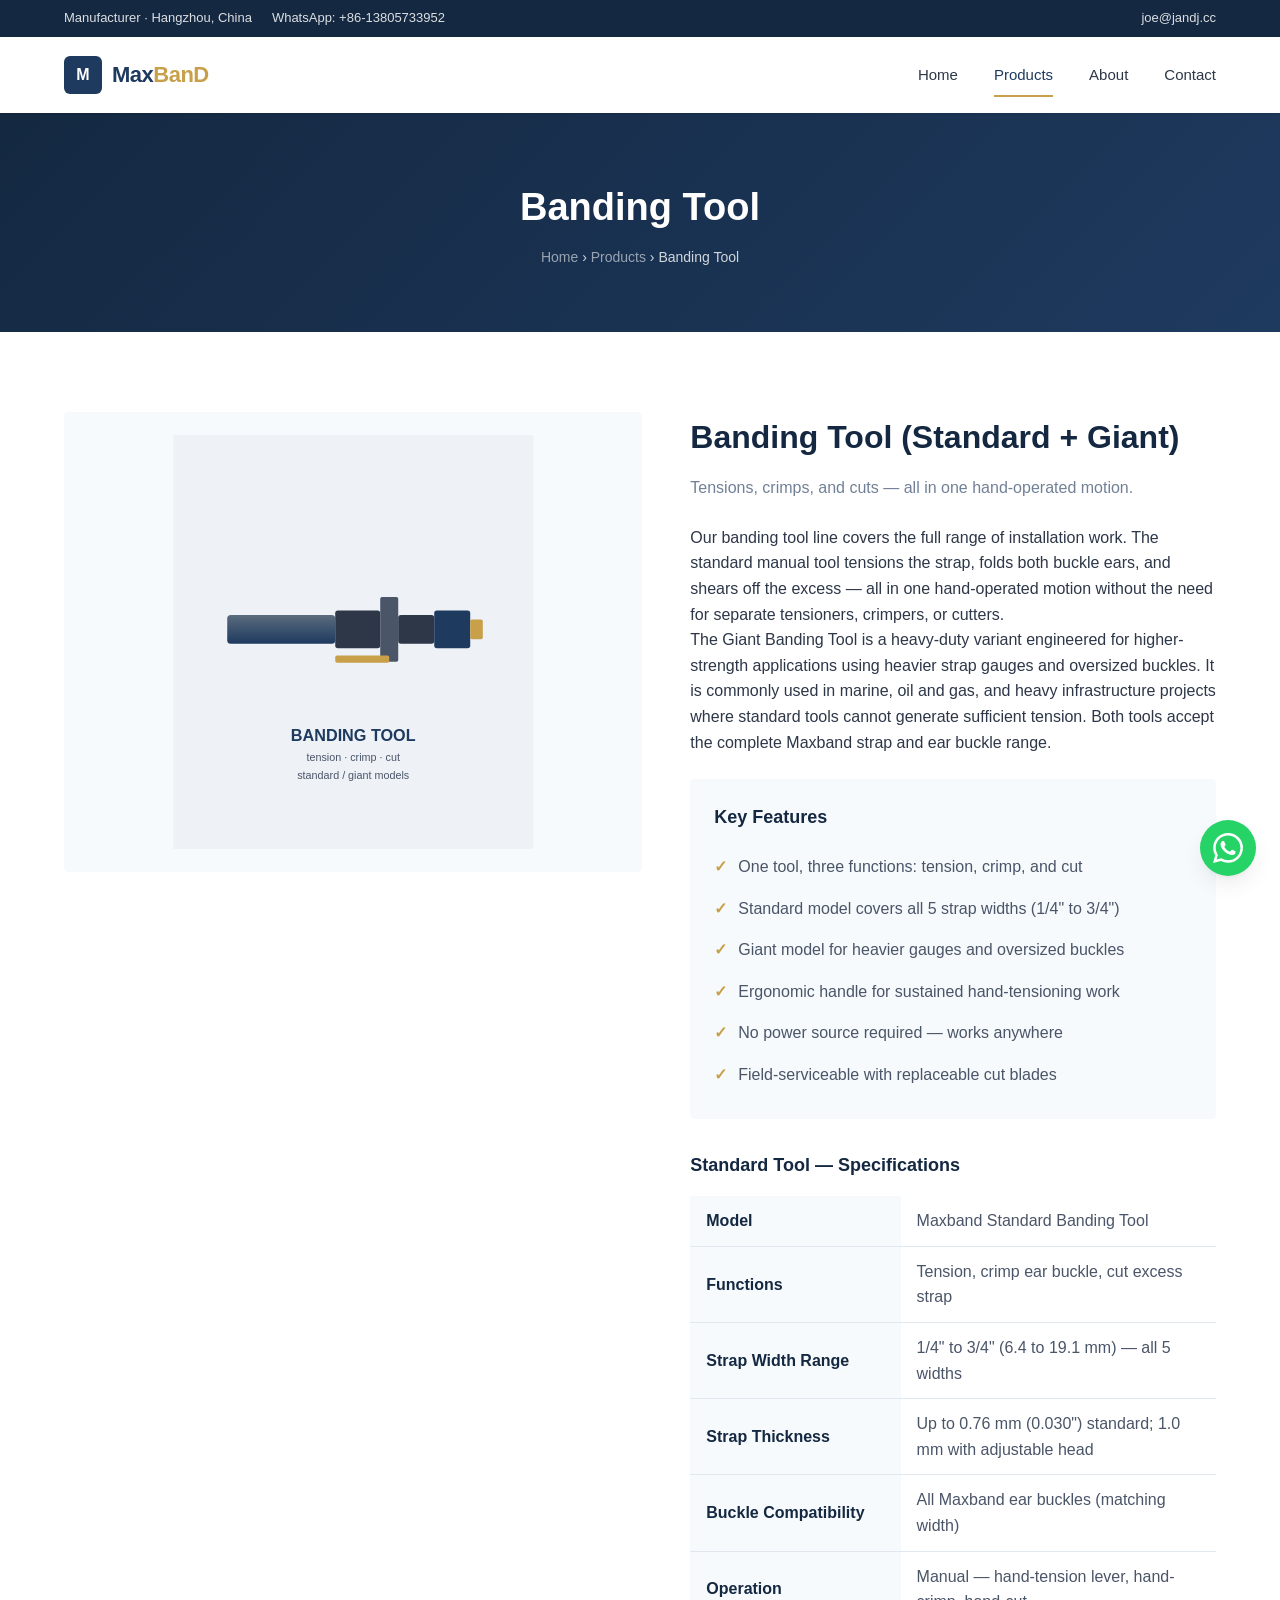
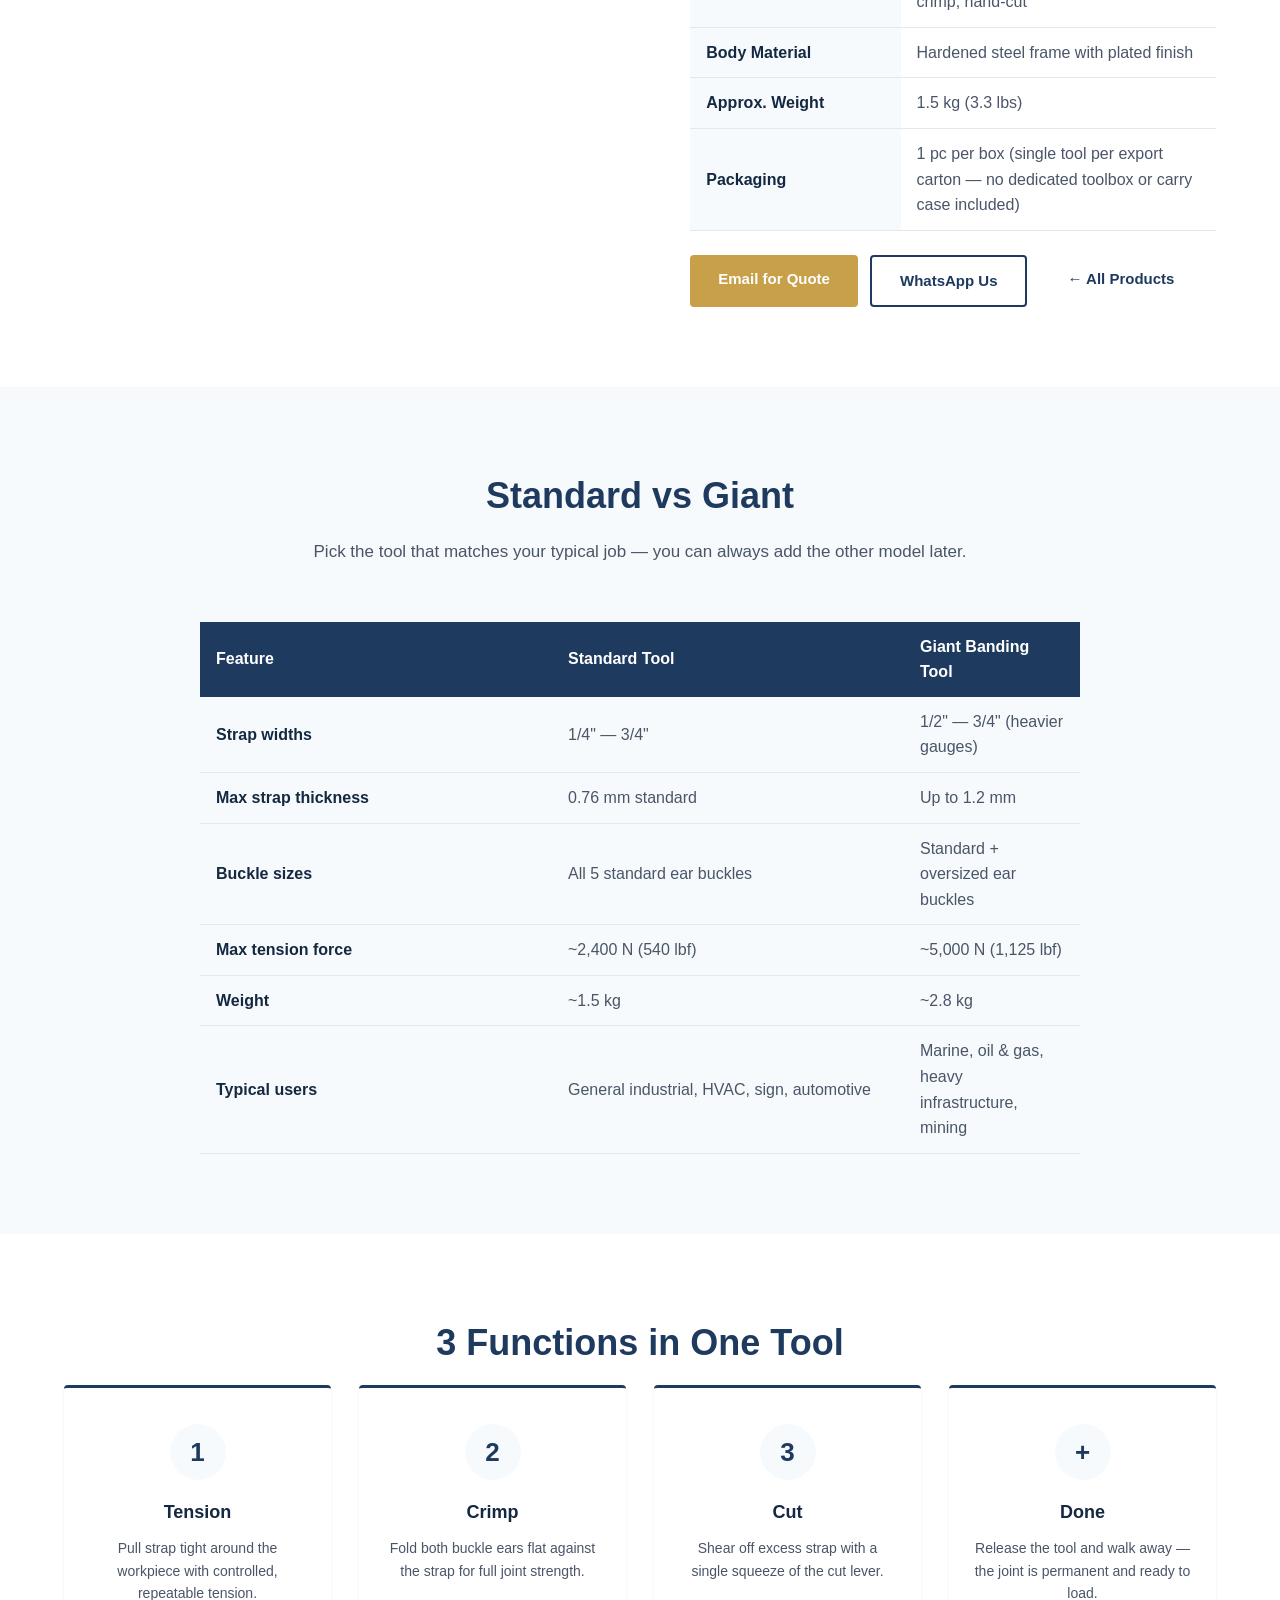
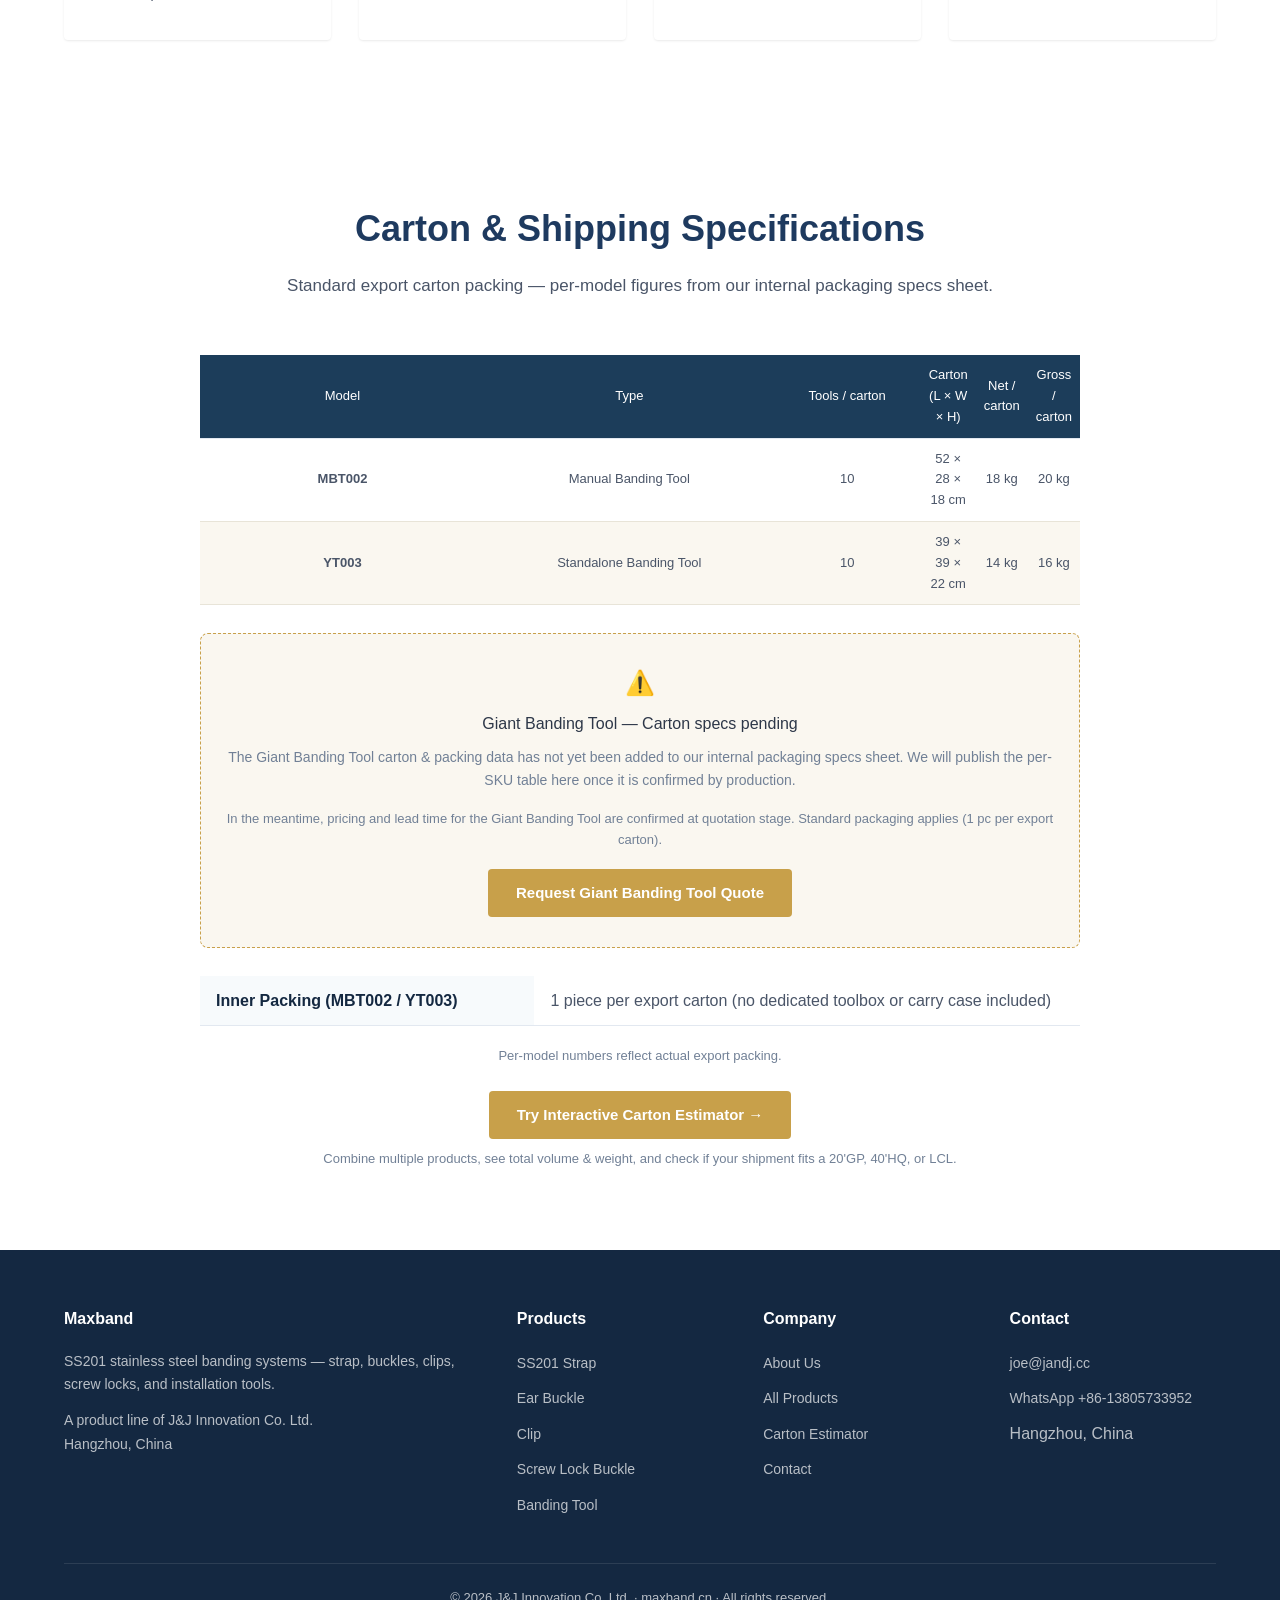
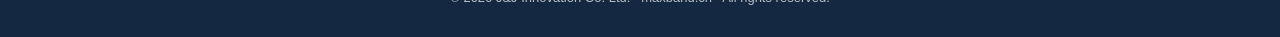
<file: products/banding-tool.html>
<!DOCTYPE html>
<html lang="en">
<head>
  <meta charset="UTF-8">
  <meta name="viewport" content="width=device-width, initial-scale=1.0">
  <title>Banding Tool (Standard + Giant) | Maxband</title>
  <meta name="description" content="Manual banding tool for tensioning, crimping, and cutting SS201 strap with ear buckles. Standard tool for 1/4&quot; to 3/4&quot; widths; Giant Banding Tool for heavier-gauge work and larger buckles.">
  <link rel="canonical" href="https://maxband.cn/products/banding-tool.html">
  <link rel="stylesheet" href="/assets/css/style.css">
  <script type="application/ld+json">
  {
    "@context": "https://schema.org",
    "@type": "Product",
    "name": "Banding Tool (Standard + Giant)",
    "brand": {"@type": "Brand", "name": "Maxband"},
    "manufacturer": {"@type": "Organization", "name": "J&J Innovation Co. Ltd."},
    "description": "Manual tensioning, crimping, and cutting tool for SS201 banding systems."
  }
  </script>
</head>
<body>

<div class="topbar">
  <div class="container">
    <div class="topbar-info">
      <span>Manufacturer &middot; Hangzhou, China</span>
      <span>WhatsApp: +86-13805733952</span>
    </div>
    <div class="topbar-info">
      <a href="mailto:joe@jandj.cc">joe@jandj.cc</a>
    </div>
  </div>
</div>

<header class="header">
  <div class="container">
    <a href="/" class="logo">
      <span class="logo-mark">M</span>
      <span class="logo-text">Max<em>BanD</em></span>
    </a>
    <nav class="nav">
      <a href="/">Home</a>
      <a href="/products.html" class="active">Products</a>
      <a href="/about.html">About</a>
      <a href="/contact.html">Contact</a>
    </nav>
    <button class="mobile-toggle" aria-label="Toggle menu">
      <span></span><span></span><span></span>
    </button>
  </div>
</header>

<section class="page-header">
  <div class="container">
    <h1>Banding Tool</h1>
    <p class="breadcrumb"><a href="/">Home</a> &rsaquo; <a href="/products.html">Products</a> &rsaquo; Banding Tool</p>
  </div>
</section>

<section class="section">
  <div class="container">
    <div class="product-detail">

      <div class="product-gallery">
        <div class="main-img">
          <svg viewBox="0 0 400 460" xmlns="http://www.w3.org/2000/svg" style="width:90%; height:90%;">
            <defs>
              <linearGradient id="toolGrad" x1="0" y1="0" x2="0" y2="1">
                <stop offset="0%" stop-color="#5a6c7d"/>
                <stop offset="100%" stop-color="#1e3a5f"/>
              </linearGradient>
            </defs>
            <rect width="400" height="460" fill="#eef2f7"/>
            <!-- Handle -->
            <rect x="60" y="200" width="120" height="32" rx="4" fill="url(#toolGrad)"/>
            <rect x="180" y="195" width="50" height="42" fill="#2d3748" rx="3"/>
            <!-- Tensioning mechanism -->
            <rect x="230" y="180" width="20" height="72" fill="#4a5568" rx="2"/>
            <rect x="250" y="200" width="40" height="32" fill="#2d3748" rx="3"/>
            <!-- Crimp head -->
            <rect x="290" y="195" width="40" height="42" fill="#1e3a5f" rx="3"/>
            <rect x="330" y="205" width="14" height="22" fill="#c8a04a" rx="2"/>
            <!-- Cut lever -->
            <rect x="180" y="245" width="60" height="8" fill="#c8a04a" rx="2"/>
            <text x="200" y="340" text-anchor="middle" fill="#1e3a5f" font-size="18" font-weight="700" font-family="sans-serif">BANDING TOOL</text>
            <text x="200" y="362" text-anchor="middle" fill="#4a5568" font-size="12" font-family="sans-serif">tension &middot; crimp &middot; cut</text>
            <text x="200" y="382" text-anchor="middle" fill="#4a5568" font-size="12" font-family="sans-serif">standard / giant models</text>
          </svg>
        </div>
      </div>

      <div>
        <h1>Banding Tool (Standard + Giant)</h1>
        <p class="subtitle">Tensions, crimps, and cuts &mdash; all in one hand-operated motion.</p>

        <p>Our banding tool line covers the full range of installation work. The standard manual tool tensions the strap, folds both buckle ears, and shears off the excess &mdash; all in one hand-operated motion without the need for separate tensioners, crimpers, or cutters.</p>

        <p>The Giant Banding Tool is a heavy-duty variant engineered for higher-strength applications using heavier strap gauges and oversized buckles. It is commonly used in marine, oil and gas, and heavy infrastructure projects where standard tools cannot generate sufficient tension. Both tools accept the complete Maxband strap and ear buckle range.</p>

        <div class="product-features">
          <h3>Key Features</h3>
          <ul>
            <li>One tool, three functions: tension, crimp, and cut</li>
            <li>Standard model covers all 5 strap widths (1/4&quot; to 3/4&quot;)</li>
            <li>Giant model for heavier gauges and oversized buckles</li>
            <li>Ergonomic handle for sustained hand-tensioning work</li>
            <li>No power source required &mdash; works anywhere</li>
            <li>Field-serviceable with replaceable cut blades</li>
          </ul>
        </div>

        <h3 style="margin-top:32px; color:var(--primary-dark); font-size:18px;">Standard Tool &mdash; Specifications</h3>
        <table class="specs-table">
          <tr><th>Model</th><td>Maxband Standard Banding Tool</td></tr>
          <tr><th>Functions</th><td>Tension, crimp ear buckle, cut excess strap</td></tr>
          <tr><th>Strap Width Range</th><td>1/4&quot; to 3/4&quot; (6.4 to 19.1 mm) &mdash; all 5 widths</td></tr>
          <tr><th>Strap Thickness</th><td>Up to 0.76 mm (0.030&quot;) standard; 1.0 mm with adjustable head</td></tr>
          <tr><th>Buckle Compatibility</th><td>All Maxband ear buckles (matching width)</td></tr>
          <tr><th>Operation</th><td>Manual &mdash; hand-tension lever, hand-crimp, hand-cut</td></tr>
          <tr><th>Body Material</th><td>Hardened steel frame with plated finish</td></tr>
          <tr><th>Approx. Weight</th><td>1.5 kg (3.3 lbs)</td></tr>
          <tr><th>Packaging</th><td>1 pc per box (single tool per export carton &mdash; no dedicated toolbox or carry case included)</td></tr>
        </table>

        <div class="product-actions">
          <a href="mailto:joe@jandj.cc?subject=Inquiry%3A%20Banding%20Tool" class="btn btn-accent">Email for Quote</a>
          <a href="#" data-wa-product="Banding Tool" class="btn btn-outline">WhatsApp Us</a>
          <a href="/products.html" class="btn btn-light">&larr; All Products</a>
        </div>

      </div>
    </div>
  </div>
</section>

<section class="section section-light">
  <div class="container">
    <h2 class="section-title">Standard vs Giant</h2>
    <p class="section-subtitle">Pick the tool that matches your typical job &mdash; you can always add the other model later.</p>
    <table class="specs-table" style="max-width:880px; margin:0 auto;">
      <thead>
        <tr style="background:var(--primary); color:#fff;">
          <th style="background:var(--primary); color:#fff; border:none;">Feature</th>
          <th style="background:var(--primary); color:#fff; border:none;">Standard Tool</th>
          <th style="background:var(--primary); color:#fff; border:none;">Giant Banding Tool</th>
        </tr>
      </thead>
      <tbody>
        <tr><th>Strap widths</th><td>1/4&quot; &mdash; 3/4&quot;</td><td>1/2&quot; &mdash; 3/4&quot; (heavier gauges)</td></tr>
        <tr><th>Max strap thickness</th><td>0.76 mm standard</td><td>Up to 1.2 mm</td></tr>
        <tr><th>Buckle sizes</th><td>All 5 standard ear buckles</td><td>Standard + oversized ear buckles</td></tr>
        <tr><th>Max tension force</th><td>~2,400 N (540 lbf)</td><td>~5,000 N (1,125 lbf)</td></tr>
        <tr><th>Weight</th><td>~1.5 kg</td><td>~2.8 kg</td></tr>
        <tr><th>Typical users</th><td>General industrial, HVAC, sign, automotive</td><td>Marine, oil &amp; gas, heavy infrastructure, mining</td></tr>
      </tbody>
    </table>
  </div>
</section>

<section class="section">
  <div class="container">
    <h2 class="section-title">3 Functions in One Tool</h2>
    <div class="features">
      <div class="feature"><div class="icon">1</div><h3>Tension</h3><p>Pull strap tight around the workpiece with controlled, repeatable tension.</p></div>
      <div class="feature"><div class="icon">2</div><h3>Crimp</h3><p>Fold both buckle ears flat against the strap for full joint strength.</p></div>
      <div class="feature"><div class="icon">3</div><h3>Cut</h3><p>Shear off excess strap with a single squeeze of the cut lever.</p></div>
      <div class="feature"><div class="icon">+</div><h3>Done</h3><p>Release the tool and walk away &mdash; the joint is permanent and ready to load.</p></div>
    </div>
  </div>
</section>

<section class="section">
  <div class="container">
    <h2 class="section-title">Carton &amp; Shipping Specifications</h2>
    <p class="section-subtitle">Standard export carton packing &mdash; per-model figures from our internal packaging specs sheet.</p>

    <table class="specs-table specs-table-variants" style="max-width:880px; margin:0 auto;">
      <thead>
        <tr>
          <th>Model</th>
          <th>Type</th>
          <th>Tools / carton</th>
          <th>Carton (L &times; W &times; H)</th>
          <th>Net / carton</th>
          <th>Gross / carton</th>
        </tr>
      </thead>
      <tbody>
        <tr>
          <td><strong>MBT002</strong></td>
          <td>Manual Banding Tool</td>
          <td>10</td>
          <td>52 &times; 28 &times; 18&nbsp;cm</td>
          <td>18&nbsp;kg</td>
          <td>20&nbsp;kg</td>
        </tr>
        <tr>
          <td><strong>YT003</strong></td>
          <td>Standalone Banding Tool</td>
          <td>10</td>
          <td>39 &times; 39 &times; 22&nbsp;cm</td>
          <td>14&nbsp;kg</td>
          <td>16&nbsp;kg</td>
        </tr>
      </tbody>
    </table>

    <div style="max-width:880px; margin:28px auto 0; padding:30px 24px; border:1.5px dashed var(--accent, #c79b3c); background:var(--color-background-secondary, #faf7f0); border-radius:8px; text-align:center;">
      <div style="font-size:24px; margin-bottom:8px;">&#9888;&#65039;</div>
      <h3 style="color:var(--text-primary); font-size:16px; margin:0 0 10px; font-weight:500;">Giant Banding Tool &mdash; Carton specs pending</h3>
      <p style="color:var(--text-light); margin:0 0 18px; font-size:14px;">The Giant Banding Tool carton &amp; packing data has not yet been added to our internal packaging specs sheet. We will publish the per-SKU table here once it is confirmed by production.</p>
      <p style="color:var(--text-light); margin:0 0 18px; font-size:13px;">In the meantime, pricing and lead time for the Giant Banding Tool are confirmed at quotation stage. Standard packaging applies (1 pc per export carton).</p>
      <a href="/contact.html" class="btn btn-accent">Request Giant Banding Tool Quote</a>
    </div>

    <table class="specs-table" style="max-width:880px; margin:28px auto 0;">
      <tr><th style="width:38%;">Inner Packing (MBT002 / YT003)</th><td>1 piece per export carton (no dedicated toolbox or carry case included)</td></tr>
    </table>

    <p style="text-align:center; margin-top:20px; color:var(--text-light); font-size:13px;">Per-model numbers reflect actual export packing.</p>
    <div style="text-align:center; margin-top:24px;">
      <a href="/carton-estimator.html" class="btn btn-accent">Try Interactive Carton Estimator &rarr;</a>
      <p style="margin-top:10px; color:var(--text-light); font-size:13px;">Combine multiple products, see total volume &amp; weight, and check if your shipment fits a 20'GP, 40'HQ, or LCL.</p>
    </div>
  </div>
</section>

<footer class="footer">
  <div class="container">
    <div class="footer-grid">
      <div>
        <h4>Maxband</h4>
        <p>SS201 stainless steel banding systems &mdash; strap, buckles, clips, screw locks, and installation tools.</p>
        <p style="margin-top:12px;">A product line of J&amp;J Innovation Co. Ltd.<br>Hangzhou, China</p>
      </div>
      <div>
        <h4>Products</h4>
        <ul>
          <li><a href="/products/strap.html">SS201 Strap</a></li>
          <li><a href="/products/ear-buckle.html">Ear Buckle</a></li>
          <li><a href="/products/clip.html">Clip</a></li>
          <li><a href="/products/screw-lock.html">Screw Lock Buckle</a></li>
          <li><a href="/products/banding-tool.html">Banding Tool</a></li>
        </ul>
      </div>
      <div>
        <h4>Company</h4>
        <ul>
          <li><a href="/about.html">About Us</a></li>
          <li><a href="/products.html">All Products</a></li>
          <li><a href="/carton-estimator.html">Carton Estimator</a></li>
          <li><a href="/contact.html">Contact</a></li>
        </ul>
      </div>
      <div>
        <h4>Contact</h4>
        <ul>
          <li><a href="mailto:joe@jandj.cc">joe@jandj.cc</a></li>
          <li><a href="#">WhatsApp +86-13805733952</a></li>
          <li>Hangzhou, China</li>
        </ul>
      </div>
    </div>
    <div class="footer-bottom">
      &copy; 2026 J&amp;J Innovation Co. Ltd. &middot; maxband.cn &middot; All rights reserved.
    </div>
  </div>
</footer>

<a href="#" class="whatsapp-float" aria-label="WhatsApp Maxband">
  <svg viewBox="0 0 24 24"><path d="M17.472 14.382c-.297-.149-1.758-.867-2.03-.967-.273-.099-.471-.148-.67.15-.197.297-.767.966-.94 1.164-.173.199-.347.223-.644.075-.297-.15-1.255-.463-2.39-1.475-.883-.788-1.48-1.761-1.653-2.059-.173-.297-.018-.458.13-.606.134-.133.298-.347.446-.52.149-.174.198-.298.298-.497.099-.198.05-.371-.025-.52-.075-.149-.669-1.612-.916-2.207-.242-.579-.487-.5-.669-.51-.173-.008-.371-.01-.57-.01-.198 0-.52.074-.792.372-.272.297-1.04 1.016-1.04 2.479 0 1.462 1.065 2.875 1.213 3.074.149.198 2.096 3.2 5.077 4.487.709.306 1.262.489 1.694.625.712.227 1.36.195 1.871.118.571-.085 1.758-.719 2.006-1.413.248-.694.248-1.289.173-1.413-.074-.124-.272-.198-.57-.347m-5.421 7.403h-.004a9.87 9.87 0 01-5.031-1.378l-.361-.214-3.741.982.998-3.648-.235-.374a9.86 9.86 0 01-1.51-5.26c.001-5.45 4.436-9.884 9.888-9.884 2.64 0 5.122 1.03 6.988 2.898a9.825 9.825 0 012.893 6.994c-.003 5.45-4.437 9.884-9.885 9.884m8.413-18.297A11.815 11.815 0 0012.05 0C5.495 0 .16 5.335.157 11.892c0 2.096.547 4.142 1.588 5.945L.057 24l6.305-1.654a11.882 11.882 0 005.683 1.448h.005c6.554 0 11.89-5.335 11.893-11.893a11.821 11.821 0 00-3.48-8.413z"/></svg>
</a>

<script src="/assets/js/main.js"></script>
</body>
</html>
</file>
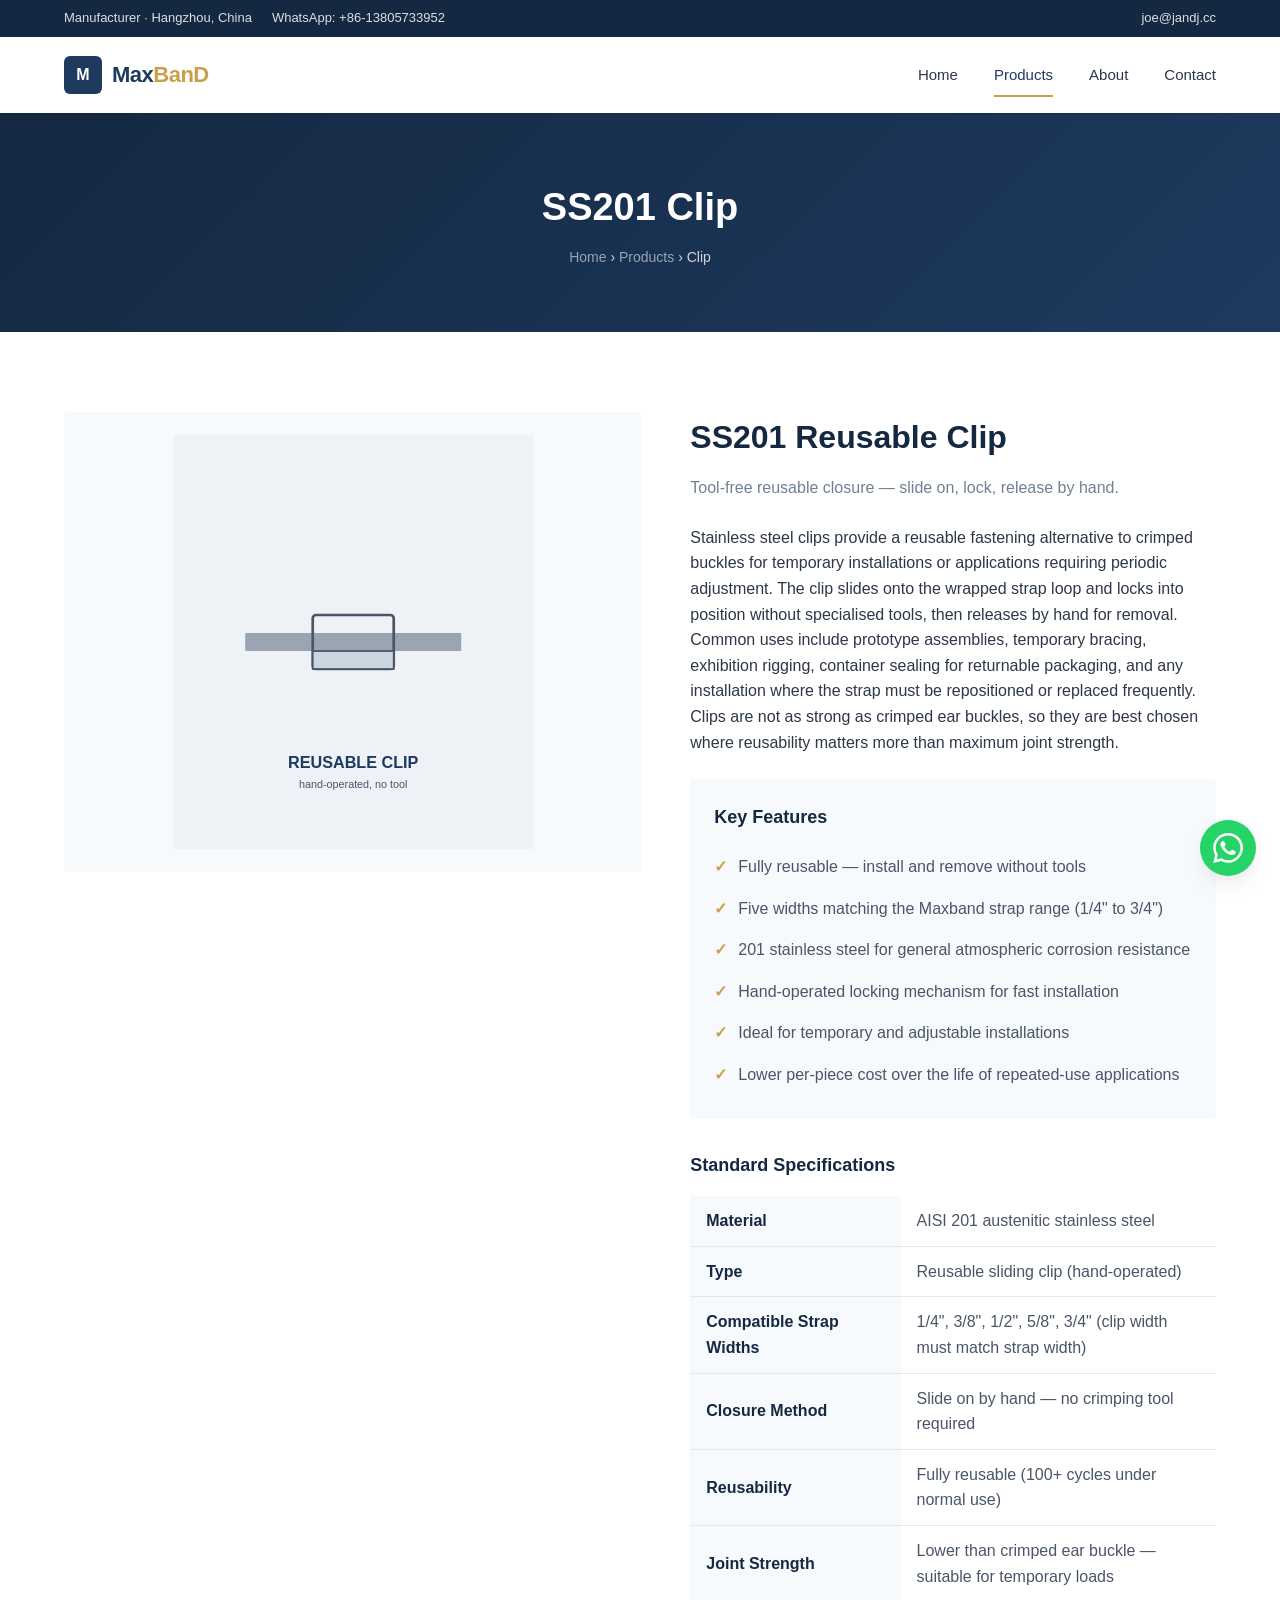
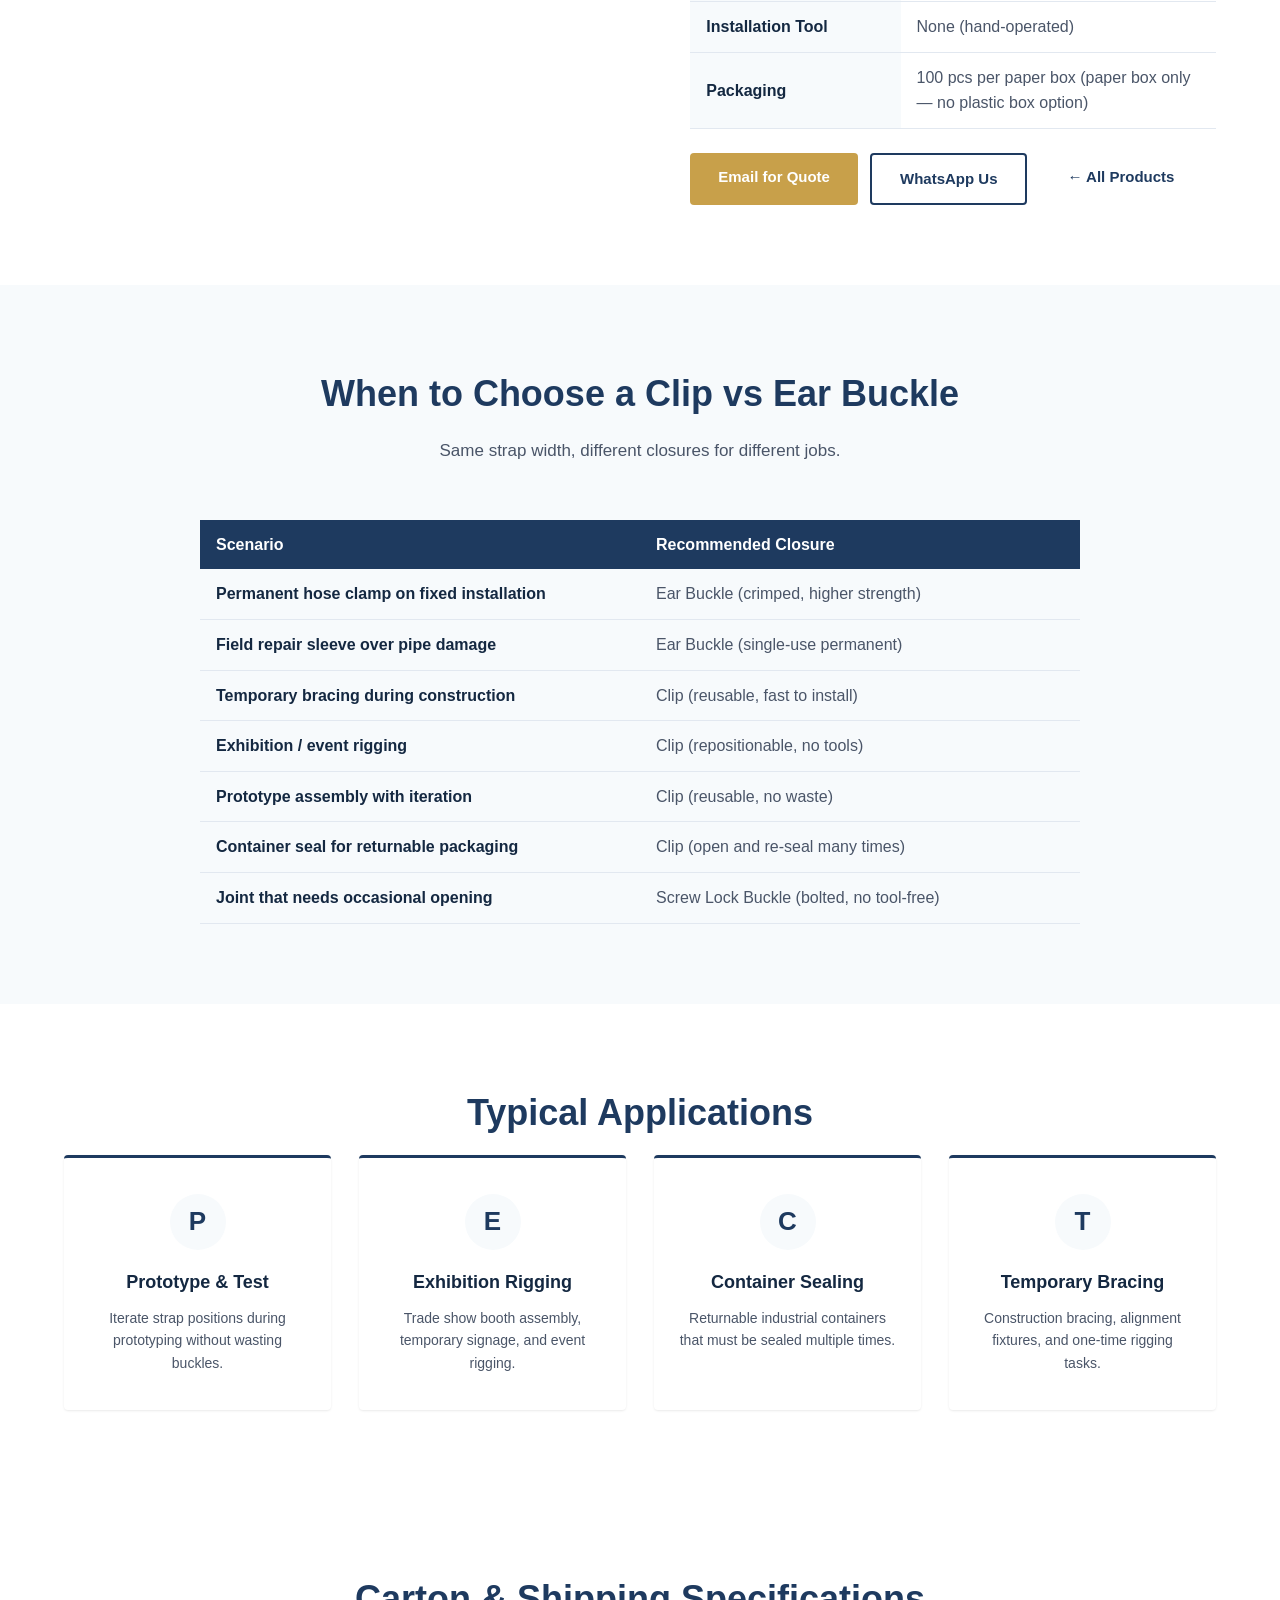
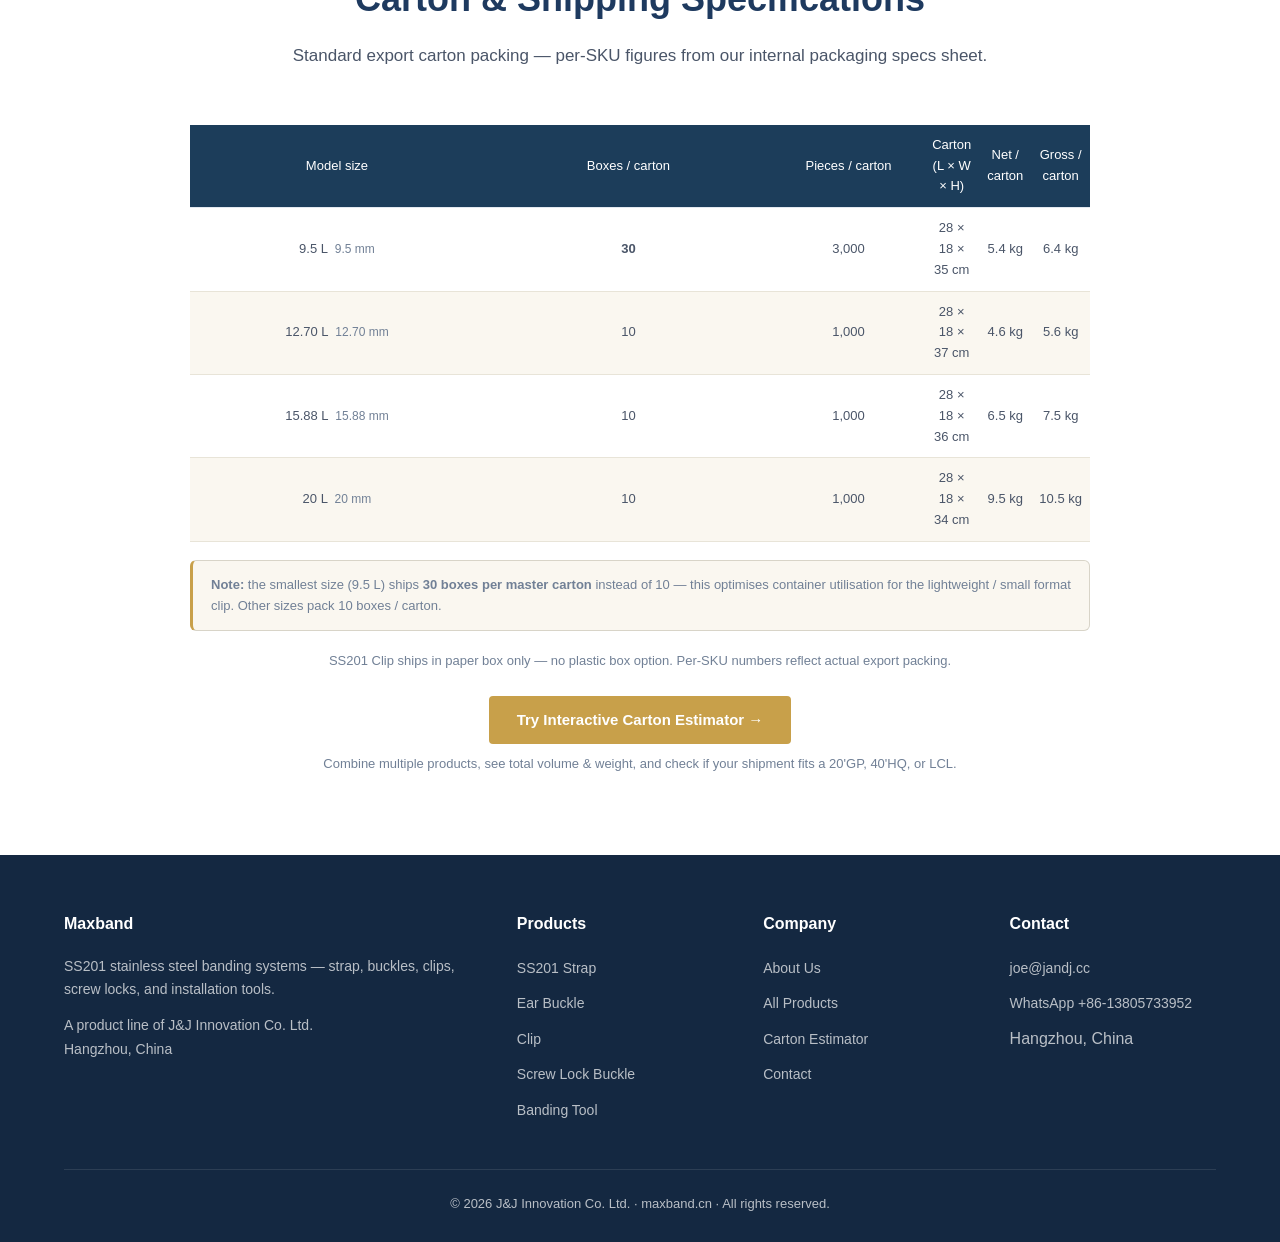
<file: products/clip.html>
<!DOCTYPE html>
<html lang="en">
<head>
  <meta charset="UTF-8">
  <meta name="viewport" content="width=device-width, initial-scale=1.0">
  <title>SS201 Clip (Reusable) - 5 Widths | Maxband</title>
  <meta name="description" content="SS201 reusable clips for banding strap. Tool-free installation and removal. Five widths (1/4&quot; to 3/4&quot;) matching Maxband strap system. Hand-operated, no crimping required.">
  <link rel="canonical" href="https://maxband.cn/products/clip.html">
  <link rel="stylesheet" href="/assets/css/style.css">
  <script type="application/ld+json">
  {
    "@context": "https://schema.org",
    "@type": "Product",
    "name": "SS201 Clip (Reusable)",
    "brand": {"@type": "Brand", "name": "Maxband"},
    "manufacturer": {"@type": "Organization", "name": "J&J Innovation Co. Ltd."},
    "description": "Tool-free reusable clip for temporary banding installations."
  }
  </script>
</head>
<body>

<div class="topbar">
  <div class="container">
    <div class="topbar-info">
      <span>Manufacturer &middot; Hangzhou, China</span>
      <span>WhatsApp: +86-13805733952</span>
    </div>
    <div class="topbar-info">
      <a href="mailto:joe@jandj.cc">joe@jandj.cc</a>
    </div>
  </div>
</div>

<header class="header">
  <div class="container">
    <a href="/" class="logo">
      <span class="logo-mark">M</span>
      <span class="logo-text">Max<em>BanD</em></span>
    </a>
    <nav class="nav">
      <a href="/">Home</a>
      <a href="/products.html" class="active">Products</a>
      <a href="/about.html">About</a>
      <a href="/contact.html">Contact</a>
    </nav>
    <button class="mobile-toggle" aria-label="Toggle menu">
      <span></span><span></span><span></span>
    </button>
  </div>
</header>

<section class="page-header">
  <div class="container">
    <h1>SS201 Clip</h1>
    <p class="breadcrumb"><a href="/">Home</a> &rsaquo; <a href="/products.html">Products</a> &rsaquo; Clip</p>
  </div>
</section>

<section class="section">
  <div class="container">
    <div class="product-detail">

      <div class="product-gallery">
        <div class="main-img">
          <svg viewBox="0 0 400 460" xmlns="http://www.w3.org/2000/svg" style="width:90%; height:90%;">
            <rect width="400" height="460" fill="#eef2f7"/>
            <rect x="80" y="220" width="240" height="20" fill="#9aa5b1" rx="1"/>
            <rect x="155" y="200" width="90" height="60" fill="none" stroke="#4a5568" stroke-width="3" rx="4"/>
            <rect x="155" y="240" width="90" height="20" fill="#cbd5e0" stroke="#4a5568" stroke-width="2"/>
            <text x="200" y="370" text-anchor="middle" fill="#1e3a5f" font-size="18" font-weight="700" font-family="sans-serif">REUSABLE CLIP</text>
            <text x="200" y="392" text-anchor="middle" fill="#4a5568" font-size="12" font-family="sans-serif">hand-operated, no tool</text>
          </svg>
        </div>
      </div>

      <div>
        <h1>SS201 Reusable Clip</h1>
        <p class="subtitle">Tool-free reusable closure &mdash; slide on, lock, release by hand.</p>

        <p>Stainless steel clips provide a reusable fastening alternative to crimped buckles for temporary installations or applications requiring periodic adjustment. The clip slides onto the wrapped strap loop and locks into position without specialised tools, then releases by hand for removal.</p>

        <p>Common uses include prototype assemblies, temporary bracing, exhibition rigging, container sealing for returnable packaging, and any installation where the strap must be repositioned or replaced frequently. Clips are not as strong as crimped ear buckles, so they are best chosen where reusability matters more than maximum joint strength.</p>

        <div class="product-features">
          <h3>Key Features</h3>
          <ul>
            <li>Fully reusable &mdash; install and remove without tools</li>
            <li>Five widths matching the Maxband strap range (1/4&quot; to 3/4&quot;)</li>
            <li>201 stainless steel for general atmospheric corrosion resistance</li>
            <li>Hand-operated locking mechanism for fast installation</li>
            <li>Ideal for temporary and adjustable installations</li>
            <li>Lower per-piece cost over the life of repeated-use applications</li>
          </ul>
        </div>

        <h3 style="margin-top:32px; color:var(--primary-dark); font-size:18px;">Standard Specifications</h3>
        <table class="specs-table">
          <tr><th>Material</th><td>AISI 201 austenitic stainless steel</td></tr>
          <tr><th>Type</th><td>Reusable sliding clip (hand-operated)</td></tr>
          <tr><th>Compatible Strap Widths</th><td>1/4&quot;, 3/8&quot;, 1/2&quot;, 5/8&quot;, 3/4&quot; (clip width must match strap width)</td></tr>
          <tr><th>Closure Method</th><td>Slide on by hand &mdash; no crimping tool required</td></tr>
          <tr><th>Reusability</th><td>Fully reusable (100+ cycles under normal use)</td></tr>
          <tr><th>Joint Strength</th><td>Lower than crimped ear buckle &mdash; suitable for temporary loads</td></tr>
          <tr><th>Installation Tool</th><td>None (hand-operated)</td></tr>
          <tr><th>Packaging</th><td>100 pcs per paper box (paper box only &mdash; no plastic box option)</td></tr>
        </table>

        <div class="product-actions">
          <a href="mailto:joe@jandj.cc?subject=Inquiry%3A%20SS201%20Clip" class="btn btn-accent">Email for Quote</a>
          <a href="#" data-wa-product="SS201 Clip" class="btn btn-outline">WhatsApp Us</a>
          <a href="/products.html" class="btn btn-light">&larr; All Products</a>
        </div>

      </div>
    </div>
  </div>
</section>

<section class="section section-light">
  <div class="container">
    <h2 class="section-title">When to Choose a Clip vs Ear Buckle</h2>
    <p class="section-subtitle">Same strap width, different closures for different jobs.</p>
    <table class="specs-table" style="max-width:880px; margin:0 auto;">
      <thead>
        <tr style="background:var(--primary); color:#fff;">
          <th style="background:var(--primary); color:#fff; border:none;">Scenario</th>
          <th style="background:var(--primary); color:#fff; border:none;">Recommended Closure</th>
        </tr>
      </thead>
      <tbody>
        <tr><th>Permanent hose clamp on fixed installation</th><td>Ear Buckle (crimped, higher strength)</td></tr>
        <tr><th>Field repair sleeve over pipe damage</th><td>Ear Buckle (single-use permanent)</td></tr>
        <tr><th>Temporary bracing during construction</th><td>Clip (reusable, fast to install)</td></tr>
        <tr><th>Exhibition / event rigging</th><td>Clip (repositionable, no tools)</td></tr>
        <tr><th>Prototype assembly with iteration</th><td>Clip (reusable, no waste)</td></tr>
        <tr><th>Container seal for returnable packaging</th><td>Clip (open and re-seal many times)</td></tr>
        <tr><th>Joint that needs occasional opening</th><td>Screw Lock Buckle (bolted, no tool-free)</td></tr>
      </tbody>
    </table>
  </div>
</section>

<section class="section">
  <div class="container">
    <h2 class="section-title">Typical Applications</h2>
    <div class="features">
      <div class="feature"><div class="icon">P</div><h3>Prototype & Test</h3><p>Iterate strap positions during prototyping without wasting buckles.</p></div>
      <div class="feature"><div class="icon">E</div><h3>Exhibition Rigging</h3><p>Trade show booth assembly, temporary signage, and event rigging.</p></div>
      <div class="feature"><div class="icon">C</div><h3>Container Sealing</h3><p>Returnable industrial containers that must be sealed multiple times.</p></div>
      <div class="feature"><div class="icon">T</div><h3>Temporary Bracing</h3><p>Construction bracing, alignment fixtures, and one-time rigging tasks.</p></div>
    </div>
  </div>
</section>

<section class="section">
  <div class="container">
    <h2 class="section-title">Carton &amp; Shipping Specifications</h2>
    <p class="section-subtitle">Standard export carton packing &mdash; per-SKU figures from our internal packaging specs sheet.</p>

    <table class="specs-table specs-table-variants" style="max-width:900px; margin:0 auto;">
      <thead>
        <tr>
          <th>Model size</th>
          <th>Boxes / carton</th>
          <th>Pieces / carton</th>
          <th>Carton (L &times; W &times; H)</th>
          <th>Net / carton</th>
          <th>Gross / carton</th>
        </tr>
      </thead>
      <tbody>
        <tr><td>9.5&nbsp;L &nbsp;<span style="color:var(--text-light); font-size:12px;">9.5&nbsp;mm</span></td><td><strong>30</strong></td><td>3,000</td><td>28 &times; 18 &times; 35&nbsp;cm</td><td>5.4&nbsp;kg</td><td>6.4&nbsp;kg</td></tr>
        <tr><td>12.70&nbsp;L &nbsp;<span style="color:var(--text-light); font-size:12px;">12.70&nbsp;mm</span></td><td>10</td><td>1,000</td><td>28 &times; 18 &times; 37&nbsp;cm</td><td>4.6&nbsp;kg</td><td>5.6&nbsp;kg</td></tr>
        <tr><td>15.88&nbsp;L &nbsp;<span style="color:var(--text-light); font-size:12px;">15.88&nbsp;mm</span></td><td>10</td><td>1,000</td><td>28 &times; 18 &times; 36&nbsp;cm</td><td>6.5&nbsp;kg</td><td>7.5&nbsp;kg</td></tr>
        <tr><td>20&nbsp;L &nbsp;<span style="color:var(--text-light); font-size:12px;">20&nbsp;mm</span></td><td>10</td><td>1,000</td><td>28 &times; 18 &times; 34&nbsp;cm</td><td>9.5&nbsp;kg</td><td>10.5&nbsp;kg</td></tr>
      </tbody>
    </table>

    <div style="max-width:900px; margin:18px auto 0; padding:14px 18px; border:0.5px solid var(--color-border-tertiary, #d8d4c8); border-left:3px solid var(--accent, #c79b3c); background:var(--color-background-secondary, #faf7f0); border-radius:6px; font-size:13px; color:var(--text-light);">
      <strong style="color:var(--text-primary);">Note:</strong> the smallest size (9.5&nbsp;L) ships <strong>30 boxes per master carton</strong> instead of 10 &mdash; this optimises container utilisation for the lightweight / small format clip. Other sizes pack 10 boxes / carton.
    </div>

    <p style="text-align:center; margin-top:20px; color:var(--text-light); font-size:13px;">SS201 Clip ships in paper box only &mdash; no plastic box option. Per-SKU numbers reflect actual export packing.</p>
    <div style="text-align:center; margin-top:24px;">
      <a href="/carton-estimator.html" class="btn btn-accent">Try Interactive Carton Estimator &rarr;</a>
      <p style="margin-top:10px; color:var(--text-light); font-size:13px;">Combine multiple products, see total volume &amp; weight, and check if your shipment fits a 20'GP, 40'HQ, or LCL.</p>
    </div>
  </div>
</section>

<footer class="footer">
  <div class="container">
    <div class="footer-grid">
      <div>
        <h4>Maxband</h4>
        <p>SS201 stainless steel banding systems &mdash; strap, buckles, clips, screw locks, and installation tools.</p>
        <p style="margin-top:12px;">A product line of J&amp;J Innovation Co. Ltd.<br>Hangzhou, China</p>
      </div>
      <div>
        <h4>Products</h4>
        <ul>
          <li><a href="/products/strap.html">SS201 Strap</a></li>
          <li><a href="/products/ear-buckle.html">Ear Buckle</a></li>
          <li><a href="/products/clip.html">Clip</a></li>
          <li><a href="/products/screw-lock.html">Screw Lock Buckle</a></li>
          <li><a href="/products/banding-tool.html">Banding Tool</a></li>
        </ul>
      </div>
      <div>
        <h4>Company</h4>
        <ul>
          <li><a href="/about.html">About Us</a></li>
          <li><a href="/products.html">All Products</a></li>
          <li><a href="/carton-estimator.html">Carton Estimator</a></li>
          <li><a href="/contact.html">Contact</a></li>
        </ul>
      </div>
      <div>
        <h4>Contact</h4>
        <ul>
          <li><a href="mailto:joe@jandj.cc">joe@jandj.cc</a></li>
          <li><a href="#">WhatsApp +86-13805733952</a></li>
          <li>Hangzhou, China</li>
        </ul>
      </div>
    </div>
    <div class="footer-bottom">
      &copy; 2026 J&amp;J Innovation Co. Ltd. &middot; maxband.cn &middot; All rights reserved.
    </div>
  </div>
</footer>

<a href="#" class="whatsapp-float" aria-label="WhatsApp Maxband">
  <svg viewBox="0 0 24 24"><path d="M17.472 14.382c-.297-.149-1.758-.867-2.03-.967-.273-.099-.471-.148-.67.15-.197.297-.767.966-.94 1.164-.173.199-.347.223-.644.075-.297-.15-1.255-.463-2.39-1.475-.883-.788-1.48-1.761-1.653-2.059-.173-.297-.018-.458.13-.606.134-.133.298-.347.446-.52.149-.174.198-.298.298-.497.099-.198.05-.371-.025-.52-.075-.149-.669-1.612-.916-2.207-.242-.579-.487-.5-.669-.51-.173-.008-.371-.01-.57-.01-.198 0-.52.074-.792.372-.272.297-1.04 1.016-1.04 2.479 0 1.462 1.065 2.875 1.213 3.074.149.198 2.096 3.2 5.077 4.487.709.306 1.262.489 1.694.625.712.227 1.36.195 1.871.118.571-.085 1.758-.719 2.006-1.413.248-.694.248-1.289.173-1.413-.074-.124-.272-.198-.57-.347m-5.421 7.403h-.004a9.87 9.87 0 01-5.031-1.378l-.361-.214-3.741.982.998-3.648-.235-.374a9.86 9.86 0 01-1.51-5.26c.001-5.45 4.436-9.884 9.888-9.884 2.64 0 5.122 1.03 6.988 2.898a9.825 9.825 0 012.893 6.994c-.003 5.45-4.437 9.884-9.885 9.884m8.413-18.297A11.815 11.815 0 0012.05 0C5.495 0 .16 5.335.157 11.892c0 2.096.547 4.142 1.588 5.945L.057 24l6.305-1.654a11.882 11.882 0 005.683 1.448h.005c6.554 0 11.89-5.335 11.893-11.893a11.821 11.821 0 00-3.48-8.413z"/></svg>
</a>

<script src="/assets/js/main.js"></script>
</body>
</html>
</file>
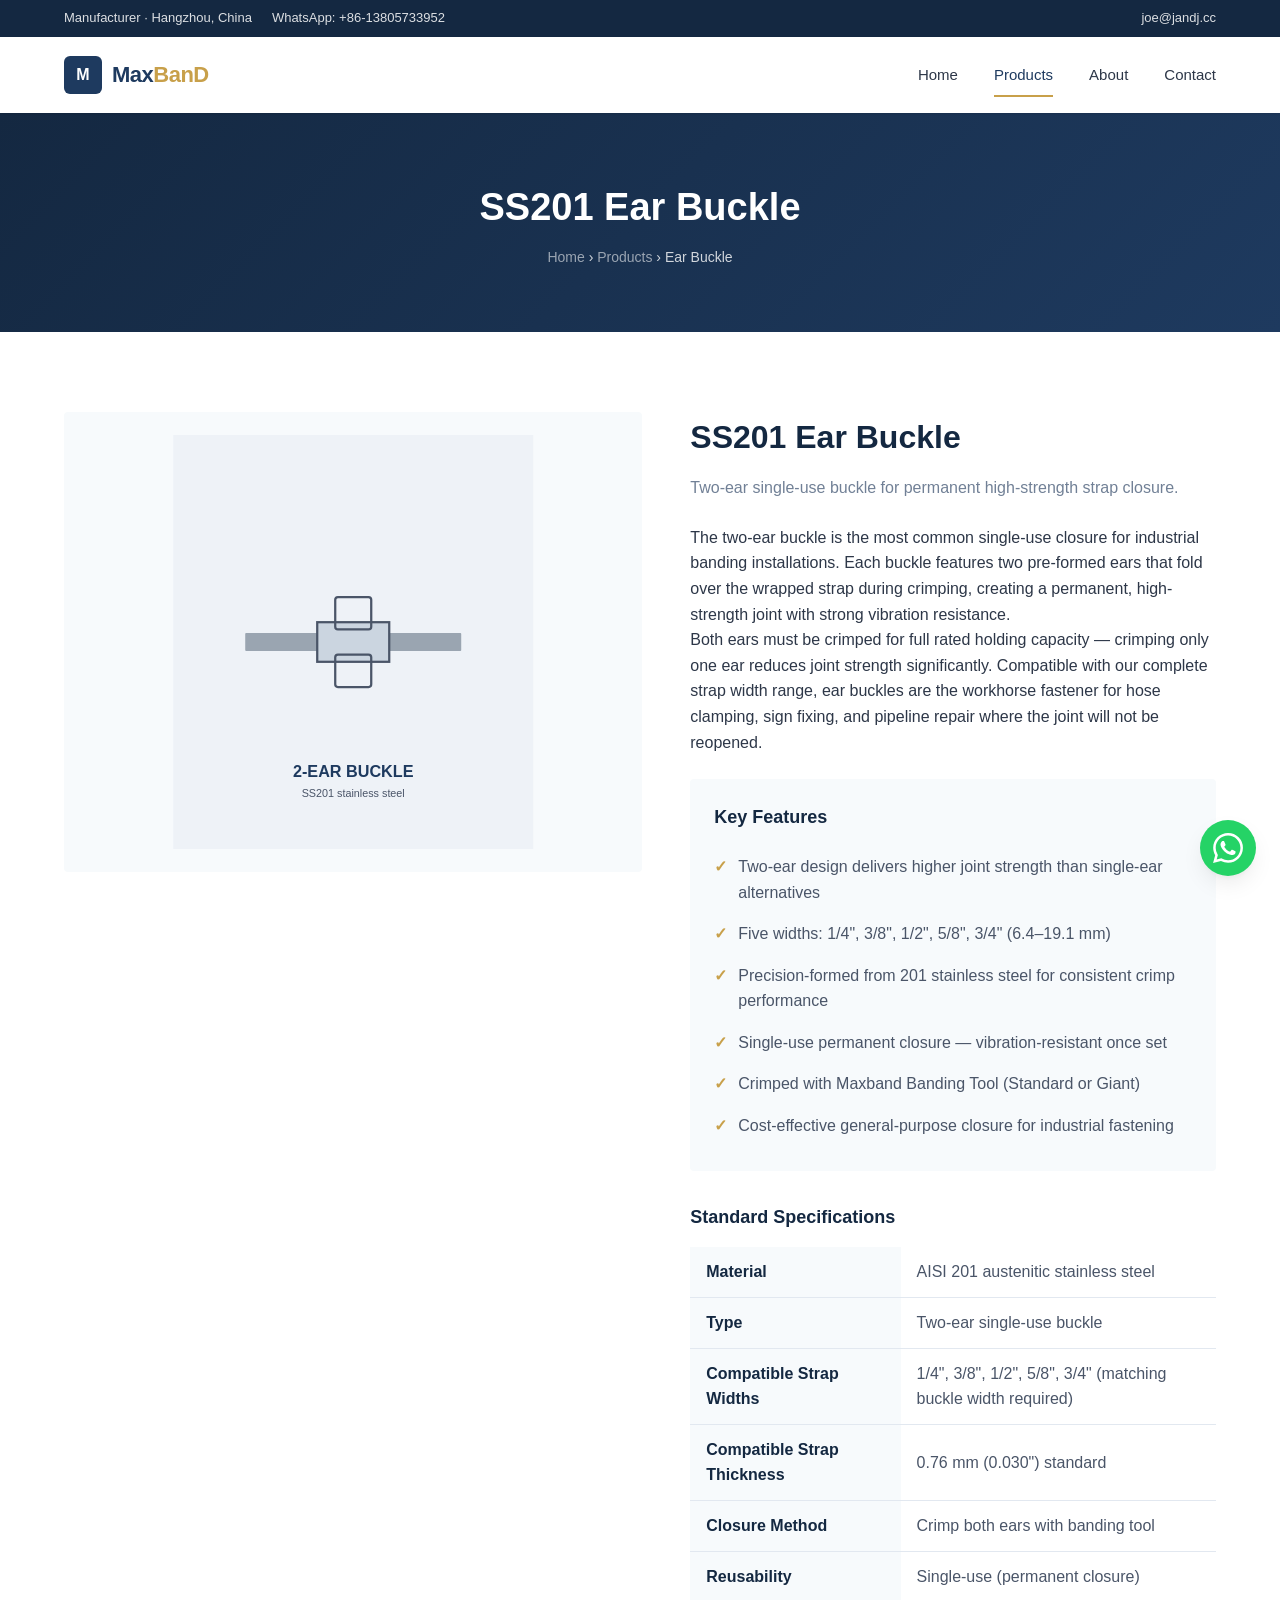
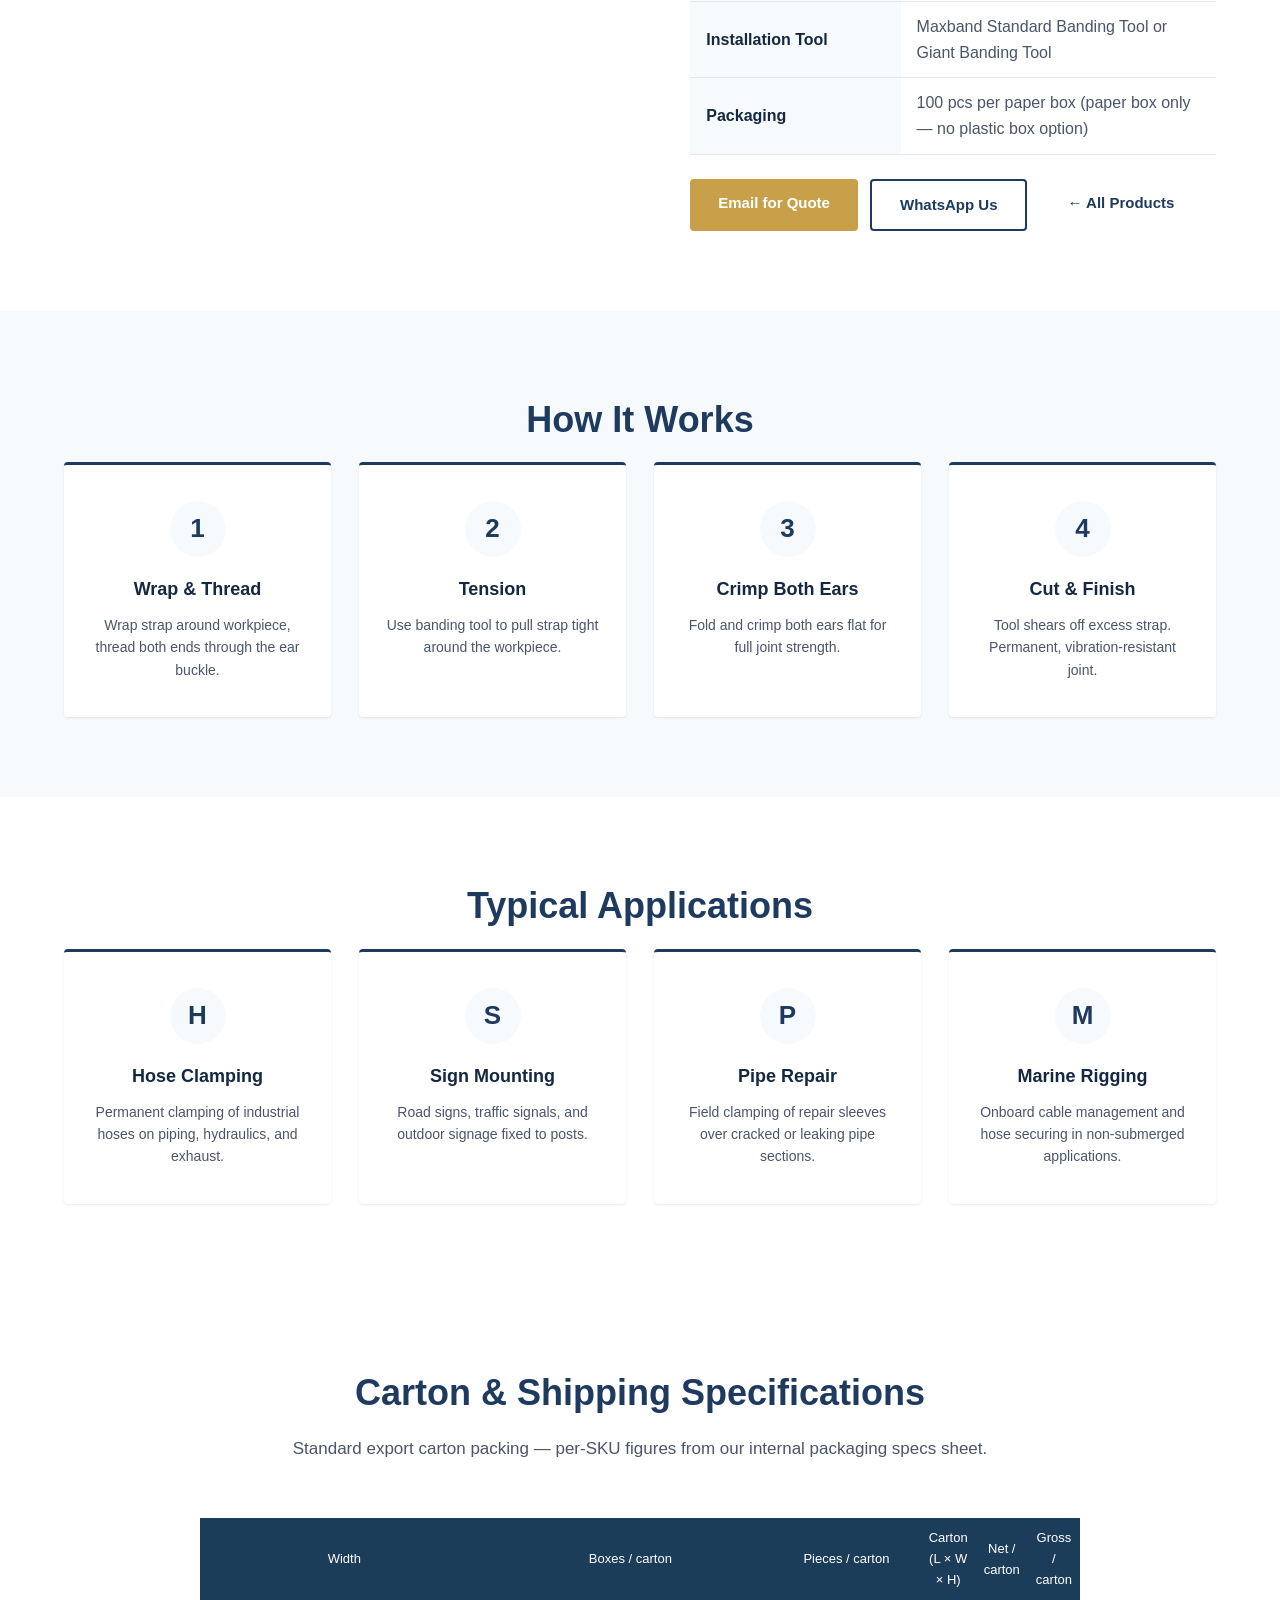
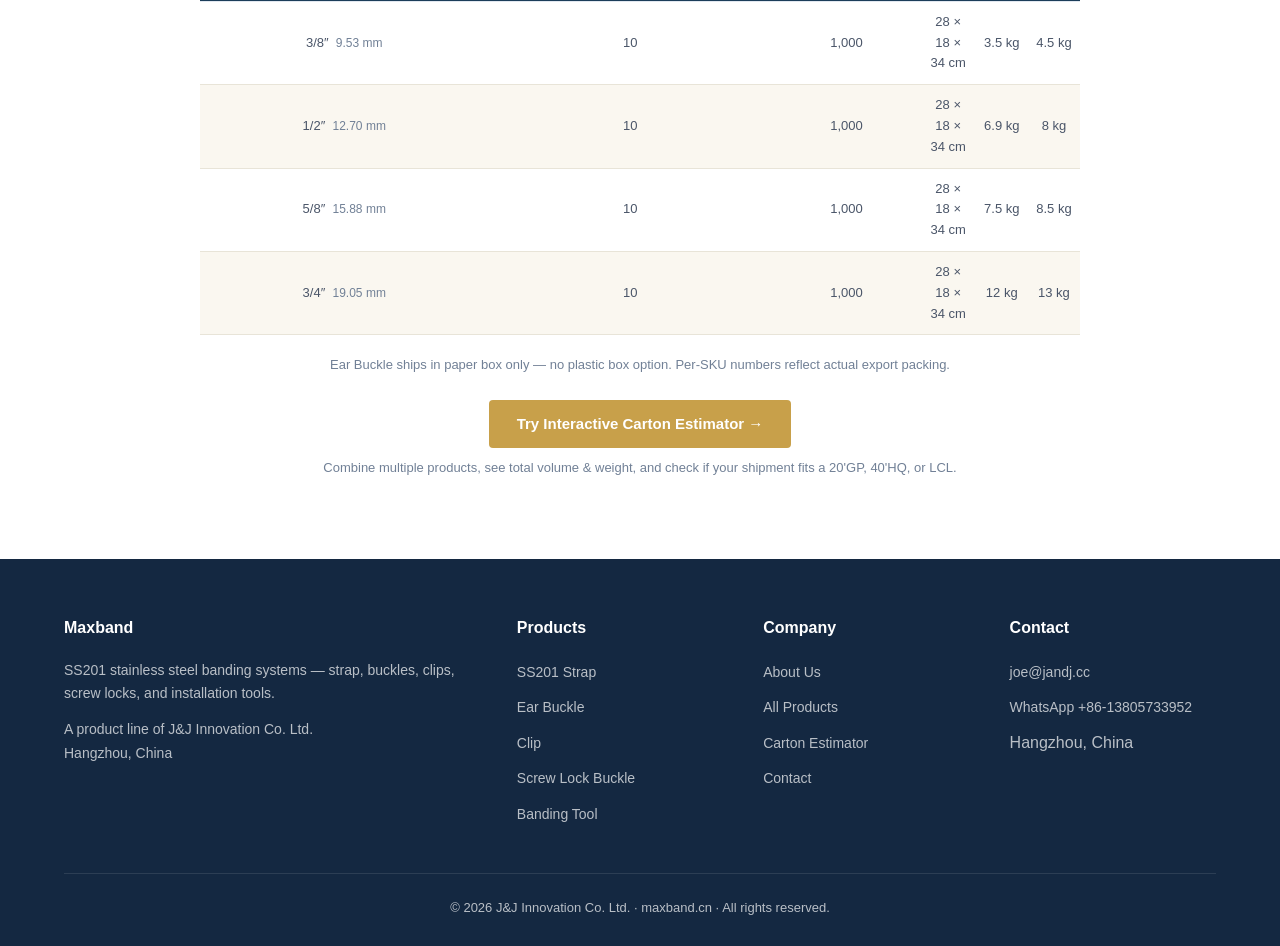
<file: products/ear-buckle.html>
<!DOCTYPE html>
<html lang="en">
<head>
  <meta charset="UTF-8">
  <meta name="viewport" content="width=device-width, initial-scale=1.0">
  <title>SS201 Ear Buckle - 5 Widths | Maxband | Hangzhou, China</title>
  <meta name="description" content="SS201 two-ear buckles for permanent banding closure. Five widths (1/4&quot; to 3/4&quot;) matching Maxband strap. Crimp with Standard or Giant Banding Tool.">
  <link rel="canonical" href="https://maxband.cn/products/ear-buckle.html">
  <link rel="stylesheet" href="/assets/css/style.css">
  <script type="application/ld+json">
  {
    "@context": "https://schema.org",
    "@type": "Product",
    "name": "SS201 Ear Buckle (2-Ear)",
    "brand": {"@type": "Brand", "name": "Maxband"},
    "manufacturer": {"@type": "Organization", "name": "J&J Innovation Co. Ltd."},
    "description": "Two-ear single-use buckle for permanent banding closure in 5 widths."
  }
  </script>
</head>
<body>

<div class="topbar">
  <div class="container">
    <div class="topbar-info">
      <span>Manufacturer &middot; Hangzhou, China</span>
      <span>WhatsApp: +86-13805733952</span>
    </div>
    <div class="topbar-info">
      <a href="mailto:joe@jandj.cc">joe@jandj.cc</a>
    </div>
  </div>
</div>

<header class="header">
  <div class="container">
    <a href="/" class="logo">
      <span class="logo-mark">M</span>
      <span class="logo-text">Max<em>BanD</em></span>
    </a>
    <nav class="nav">
      <a href="/">Home</a>
      <a href="/products.html" class="active">Products</a>
      <a href="/about.html">About</a>
      <a href="/contact.html">Contact</a>
    </nav>
    <button class="mobile-toggle" aria-label="Toggle menu">
      <span></span><span></span><span></span>
    </button>
  </div>
</header>

<section class="page-header">
  <div class="container">
    <h1>SS201 Ear Buckle</h1>
    <p class="breadcrumb"><a href="/">Home</a> &rsaquo; <a href="/products.html">Products</a> &rsaquo; Ear Buckle</p>
  </div>
</section>

<section class="section">
  <div class="container">
    <div class="product-detail">

      <div class="product-gallery">
        <div class="main-img">
          <svg viewBox="0 0 400 460" xmlns="http://www.w3.org/2000/svg" style="width:90%; height:90%;">
            <rect width="400" height="460" fill="#eef2f7"/>
            <rect x="80" y="220" width="240" height="20" fill="#9aa5b1" rx="1"/>
            <rect x="160" y="208" width="80" height="44" fill="#cbd5e0" stroke="#4a5568" stroke-width="2.5"/>
            <rect x="180" y="180" width="40" height="36" fill="none" stroke="#4a5568" stroke-width="2.5" rx="3"/>
            <rect x="180" y="244" width="40" height="36" fill="none" stroke="#4a5568" stroke-width="2.5" rx="3"/>
            <text x="200" y="380" text-anchor="middle" fill="#1e3a5f" font-size="18" font-weight="700" font-family="sans-serif">2-EAR BUCKLE</text>
            <text x="200" y="402" text-anchor="middle" fill="#4a5568" font-size="12" font-family="sans-serif">SS201 stainless steel</text>
          </svg>
        </div>
      </div>

      <div>
        <h1>SS201 Ear Buckle</h1>
        <p class="subtitle">Two-ear single-use buckle for permanent high-strength strap closure.</p>

        <p>The two-ear buckle is the most common single-use closure for industrial banding installations. Each buckle features two pre-formed ears that fold over the wrapped strap during crimping, creating a permanent, high-strength joint with strong vibration resistance.</p>

        <p>Both ears must be crimped for full rated holding capacity &mdash; crimping only one ear reduces joint strength significantly. Compatible with our complete strap width range, ear buckles are the workhorse fastener for hose clamping, sign fixing, and pipeline repair where the joint will not be reopened.</p>

        <div class="product-features">
          <h3>Key Features</h3>
          <ul>
            <li>Two-ear design delivers higher joint strength than single-ear alternatives</li>
            <li>Five widths: 1/4&quot;, 3/8&quot;, 1/2&quot;, 5/8&quot;, 3/4&quot; (6.4&ndash;19.1 mm)</li>
            <li>Precision-formed from 201 stainless steel for consistent crimp performance</li>
            <li>Single-use permanent closure &mdash; vibration-resistant once set</li>
            <li>Crimped with Maxband Banding Tool (Standard or Giant)</li>
            <li>Cost-effective general-purpose closure for industrial fastening</li>
          </ul>
        </div>

        <h3 style="margin-top:32px; color:var(--primary-dark); font-size:18px;">Standard Specifications</h3>
        <table class="specs-table">
          <tr><th>Material</th><td>AISI 201 austenitic stainless steel</td></tr>
          <tr><th>Type</th><td>Two-ear single-use buckle</td></tr>
          <tr><th>Compatible Strap Widths</th><td>1/4&quot;, 3/8&quot;, 1/2&quot;, 5/8&quot;, 3/4&quot; (matching buckle width required)</td></tr>
          <tr><th>Compatible Strap Thickness</th><td>0.76 mm (0.030&quot;) standard</td></tr>
          <tr><th>Closure Method</th><td>Crimp both ears with banding tool</td></tr>
          <tr><th>Reusability</th><td>Single-use (permanent closure)</td></tr>
          <tr><th>Installation Tool</th><td>Maxband Standard Banding Tool or Giant Banding Tool</td></tr>
          <tr><th>Packaging</th><td>100 pcs per paper box (paper box only &mdash; no plastic box option)</td></tr>
        </table>

        <div class="product-actions">
          <a href="mailto:joe@jandj.cc?subject=Inquiry%3A%20SS201%20Ear%20Buckle" class="btn btn-accent">Email for Quote</a>
          <a href="#" data-wa-product="SS201 Ear Buckle" class="btn btn-outline">WhatsApp Us</a>
          <a href="/products.html" class="btn btn-light">&larr; All Products</a>
        </div>

      </div>
    </div>
  </div>
</section>

<section class="section section-light">
  <div class="container">
    <h2 class="section-title">How It Works</h2>
    <div class="features">
      <div class="feature"><div class="icon">1</div><h3>Wrap & Thread</h3><p>Wrap strap around workpiece, thread both ends through the ear buckle.</p></div>
      <div class="feature"><div class="icon">2</div><h3>Tension</h3><p>Use banding tool to pull strap tight around the workpiece.</p></div>
      <div class="feature"><div class="icon">3</div><h3>Crimp Both Ears</h3><p>Fold and crimp both ears flat for full joint strength.</p></div>
      <div class="feature"><div class="icon">4</div><h3>Cut & Finish</h3><p>Tool shears off excess strap. Permanent, vibration-resistant joint.</p></div>
    </div>
  </div>
</section>

<section class="section">
  <div class="container">
    <h2 class="section-title">Typical Applications</h2>
    <div class="features">
      <div class="feature"><div class="icon">H</div><h3>Hose Clamping</h3><p>Permanent clamping of industrial hoses on piping, hydraulics, and exhaust.</p></div>
      <div class="feature"><div class="icon">S</div><h3>Sign Mounting</h3><p>Road signs, traffic signals, and outdoor signage fixed to posts.</p></div>
      <div class="feature"><div class="icon">P</div><h3>Pipe Repair</h3><p>Field clamping of repair sleeves over cracked or leaking pipe sections.</p></div>
      <div class="feature"><div class="icon">M</div><h3>Marine Rigging</h3><p>Onboard cable management and hose securing in non-submerged applications.</p></div>
    </div>
  </div>
</section>

<section class="section">
  <div class="container">
    <h2 class="section-title">Carton &amp; Shipping Specifications</h2>
    <p class="section-subtitle">Standard export carton packing &mdash; per-SKU figures from our internal packaging specs sheet.</p>

    <table class="specs-table specs-table-variants" style="max-width:880px; margin:0 auto;">
      <thead>
        <tr>
          <th>Width</th>
          <th>Boxes / carton</th>
          <th>Pieces / carton</th>
          <th>Carton (L &times; W &times; H)</th>
          <th>Net / carton</th>
          <th>Gross / carton</th>
        </tr>
      </thead>
      <tbody>
        <tr><td>3/8&Prime; &nbsp;<span style="color:var(--text-light); font-size:12px;">9.53&nbsp;mm</span></td><td>10</td><td>1,000</td><td>28 &times; 18 &times; 34&nbsp;cm</td><td>3.5&nbsp;kg</td><td>4.5&nbsp;kg</td></tr>
        <tr><td>1/2&Prime; &nbsp;<span style="color:var(--text-light); font-size:12px;">12.70&nbsp;mm</span></td><td>10</td><td>1,000</td><td>28 &times; 18 &times; 34&nbsp;cm</td><td>6.9&nbsp;kg</td><td>8&nbsp;kg</td></tr>
        <tr><td>5/8&Prime; &nbsp;<span style="color:var(--text-light); font-size:12px;">15.88&nbsp;mm</span></td><td>10</td><td>1,000</td><td>28 &times; 18 &times; 34&nbsp;cm</td><td>7.5&nbsp;kg</td><td>8.5&nbsp;kg</td></tr>
        <tr><td>3/4&Prime; &nbsp;<span style="color:var(--text-light); font-size:12px;">19.05&nbsp;mm</span></td><td>10</td><td>1,000</td><td>28 &times; 18 &times; 34&nbsp;cm</td><td>12&nbsp;kg</td><td>13&nbsp;kg</td></tr>
      </tbody>
    </table>

    <p style="text-align:center; margin-top:20px; color:var(--text-light); font-size:13px;">Ear Buckle ships in paper box only &mdash; no plastic box option. Per-SKU numbers reflect actual export packing.</p>
    <div style="text-align:center; margin-top:24px;">
      <a href="/carton-estimator.html" class="btn btn-accent">Try Interactive Carton Estimator &rarr;</a>
      <p style="margin-top:10px; color:var(--text-light); font-size:13px;">Combine multiple products, see total volume &amp; weight, and check if your shipment fits a 20'GP, 40'HQ, or LCL.</p>
    </div>
  </div>
</section>

<footer class="footer">
  <div class="container">
    <div class="footer-grid">
      <div>
        <h4>Maxband</h4>
        <p>SS201 stainless steel banding systems &mdash; strap, buckles, clips, screw locks, and installation tools.</p>
        <p style="margin-top:12px;">A product line of J&amp;J Innovation Co. Ltd.<br>Hangzhou, China</p>
      </div>
      <div>
        <h4>Products</h4>
        <ul>
          <li><a href="/products/strap.html">SS201 Strap</a></li>
          <li><a href="/products/ear-buckle.html">Ear Buckle</a></li>
          <li><a href="/products/clip.html">Clip</a></li>
          <li><a href="/products/screw-lock.html">Screw Lock Buckle</a></li>
          <li><a href="/products/banding-tool.html">Banding Tool</a></li>
        </ul>
      </div>
      <div>
        <h4>Company</h4>
        <ul>
          <li><a href="/about.html">About Us</a></li>
          <li><a href="/products.html">All Products</a></li>
          <li><a href="/carton-estimator.html">Carton Estimator</a></li>
          <li><a href="/contact.html">Contact</a></li>
        </ul>
      </div>
      <div>
        <h4>Contact</h4>
        <ul>
          <li><a href="mailto:joe@jandj.cc">joe@jandj.cc</a></li>
          <li><a href="#">WhatsApp +86-13805733952</a></li>
          <li>Hangzhou, China</li>
        </ul>
      </div>
    </div>
    <div class="footer-bottom">
      &copy; 2026 J&amp;J Innovation Co. Ltd. &middot; maxband.cn &middot; All rights reserved.
    </div>
  </div>
</footer>

<a href="#" class="whatsapp-float" aria-label="WhatsApp Maxband">
  <svg viewBox="0 0 24 24"><path d="M17.472 14.382c-.297-.149-1.758-.867-2.03-.967-.273-.099-.471-.148-.67.15-.197.297-.767.966-.94 1.164-.173.199-.347.223-.644.075-.297-.15-1.255-.463-2.39-1.475-.883-.788-1.48-1.761-1.653-2.059-.173-.297-.018-.458.13-.606.134-.133.298-.347.446-.52.149-.174.198-.298.298-.497.099-.198.05-.371-.025-.52-.075-.149-.669-1.612-.916-2.207-.242-.579-.487-.5-.669-.51-.173-.008-.371-.01-.57-.01-.198 0-.52.074-.792.372-.272.297-1.04 1.016-1.04 2.479 0 1.462 1.065 2.875 1.213 3.074.149.198 2.096 3.2 5.077 4.487.709.306 1.262.489 1.694.625.712.227 1.36.195 1.871.118.571-.085 1.758-.719 2.006-1.413.248-.694.248-1.289.173-1.413-.074-.124-.272-.198-.57-.347m-5.421 7.403h-.004a9.87 9.87 0 01-5.031-1.378l-.361-.214-3.741.982.998-3.648-.235-.374a9.86 9.86 0 01-1.51-5.26c.001-5.45 4.436-9.884 9.888-9.884 2.64 0 5.122 1.03 6.988 2.898a9.825 9.825 0 012.893 6.994c-.003 5.45-4.437 9.884-9.885 9.884m8.413-18.297A11.815 11.815 0 0012.05 0C5.495 0 .16 5.335.157 11.892c0 2.096.547 4.142 1.588 5.945L.057 24l6.305-1.654a11.882 11.882 0 005.683 1.448h.005c6.554 0 11.89-5.335 11.893-11.893a11.821 11.821 0 00-3.48-8.413z"/></svg>
</a>

<script src="/assets/js/main.js"></script>
</body>
</html>
</file>
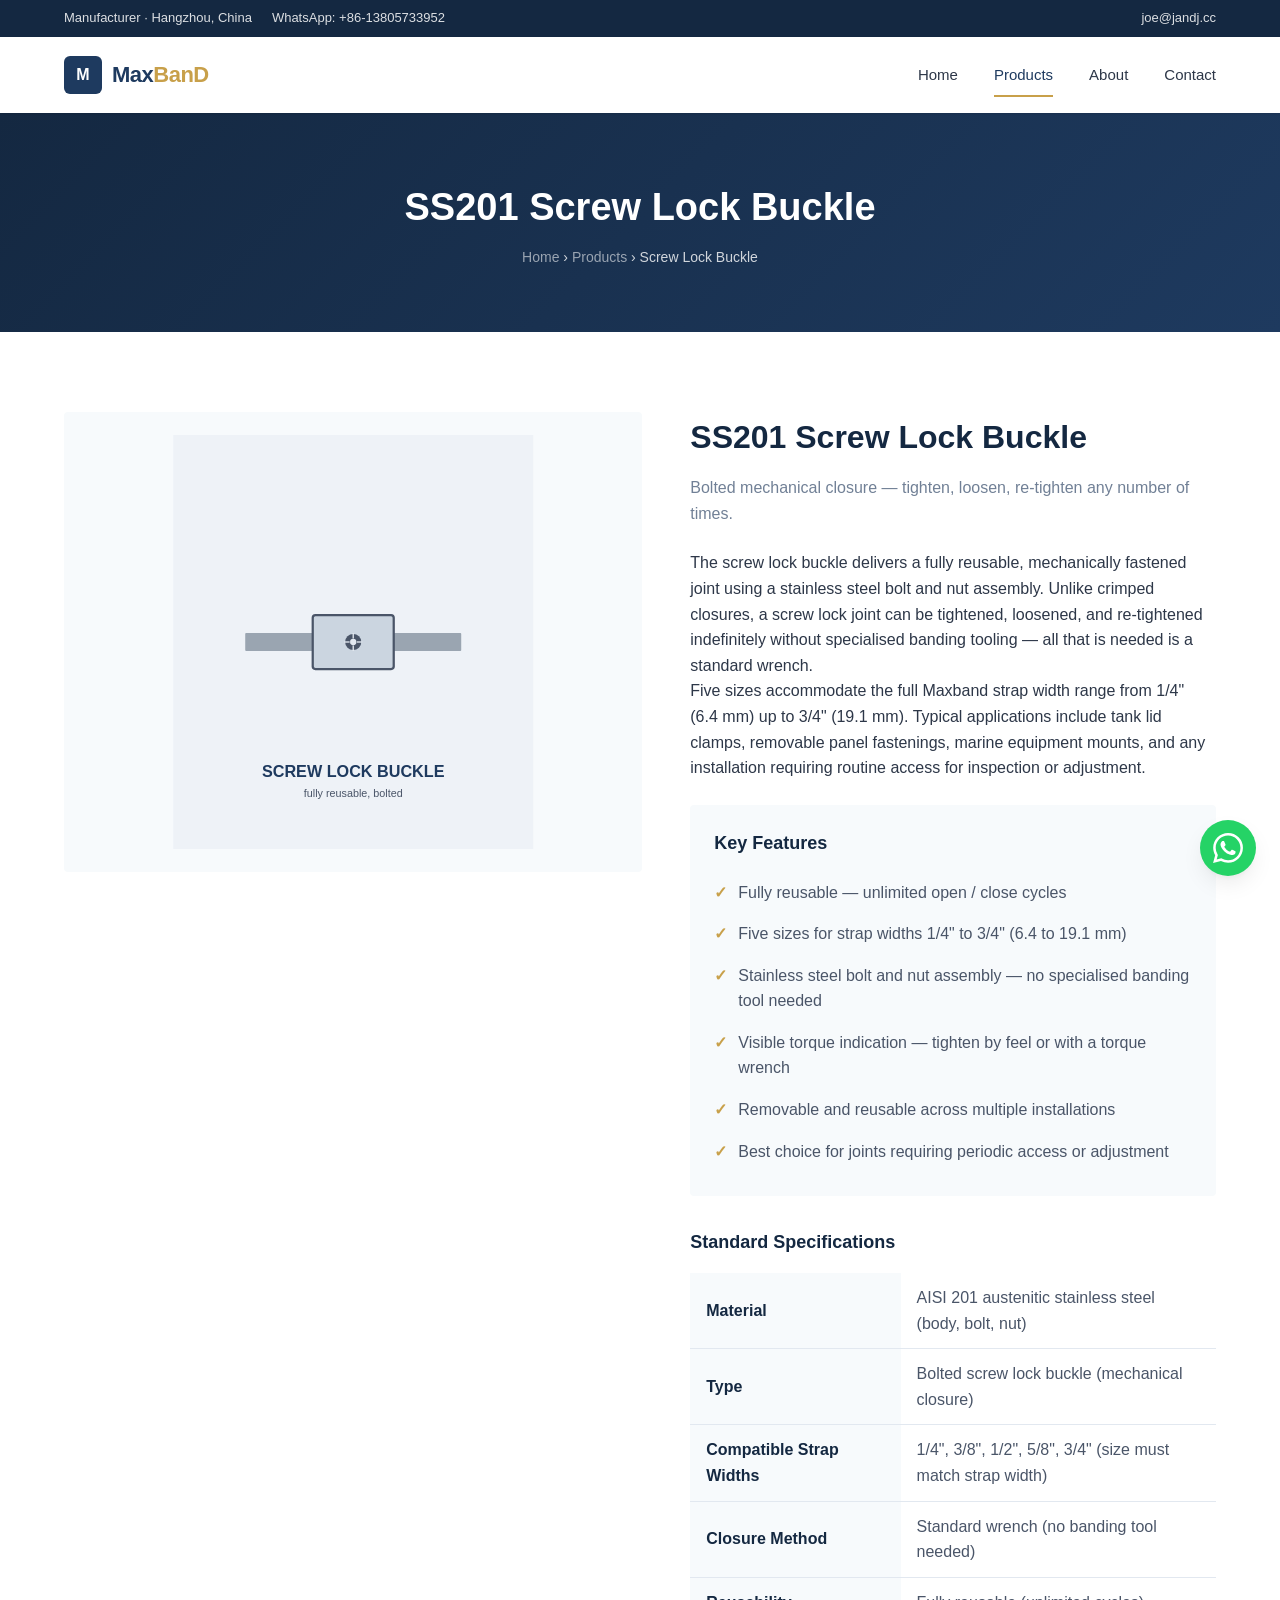
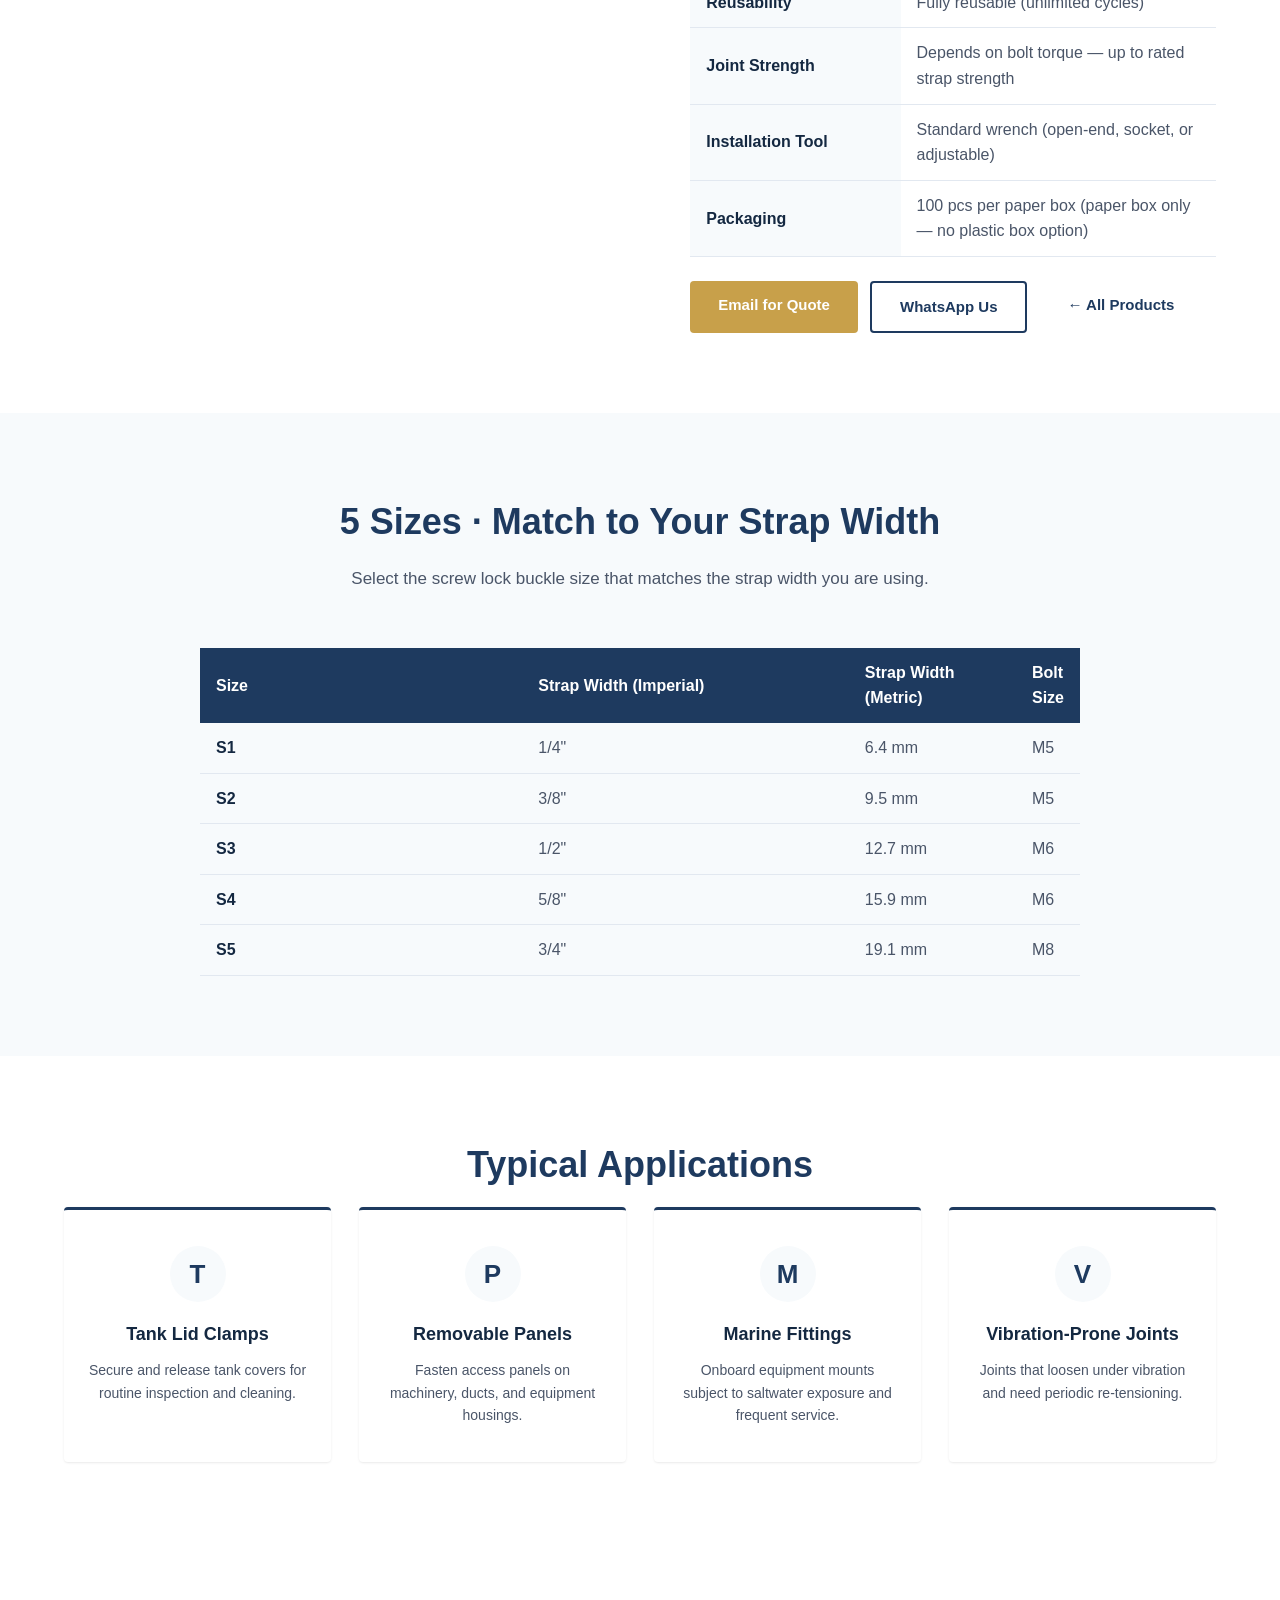
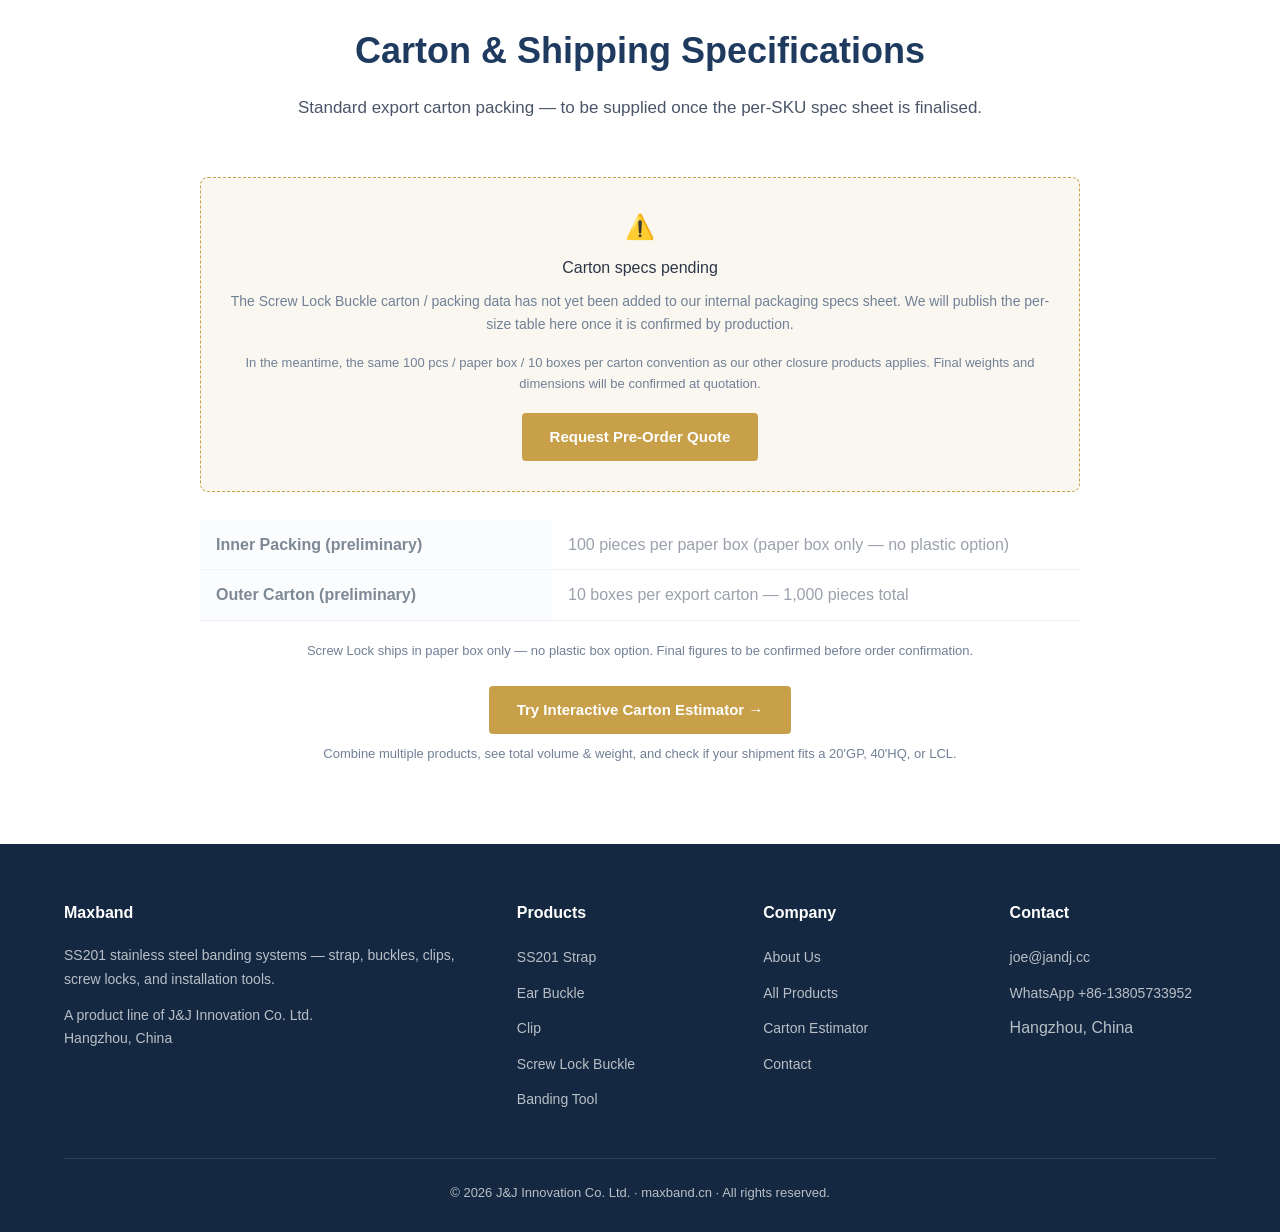
<file: products/screw-lock.html>
<!DOCTYPE html>
<html lang="en">
<head>
  <meta charset="UTF-8">
  <meta name="viewport" content="width=device-width, initial-scale=1.0">
  <title>SS201 Screw Lock Buckle - 5 Sizes | Maxband</title>
  <meta name="description" content="SS201 screw lock buckles for fully reusable bolted closure. Five sizes for strap widths 1/4&quot; to 3/4&quot;. Tighten, loosen, re-tighten indefinitely without damage.">
  <link rel="canonical" href="https://maxband.cn/products/screw-lock.html">
  <link rel="stylesheet" href="/assets/css/style.css">
  <script type="application/ld+json">
  {
    "@context": "https://schema.org",
    "@type": "Product",
    "name": "SS201 Screw Lock Buckle",
    "brand": {"@type": "Brand", "name": "Maxband"},
    "manufacturer": {"@type": "Organization", "name": "J&J Innovation Co. Ltd."},
    "description": "Bolted mechanical closure for fully reusable banding joints."
  }
  </script>
</head>
<body>

<div class="topbar">
  <div class="container">
    <div class="topbar-info">
      <span>Manufacturer &middot; Hangzhou, China</span>
      <span>WhatsApp: +86-13805733952</span>
    </div>
    <div class="topbar-info">
      <a href="mailto:joe@jandj.cc">joe@jandj.cc</a>
    </div>
  </div>
</div>

<header class="header">
  <div class="container">
    <a href="/" class="logo">
      <span class="logo-mark">M</span>
      <span class="logo-text">Max<em>BanD</em></span>
    </a>
    <nav class="nav">
      <a href="/">Home</a>
      <a href="/products.html" class="active">Products</a>
      <a href="/about.html">About</a>
      <a href="/contact.html">Contact</a>
    </nav>
    <button class="mobile-toggle" aria-label="Toggle menu">
      <span></span><span></span><span></span>
    </button>
  </div>
</header>

<section class="page-header">
  <div class="container">
    <h1>SS201 Screw Lock Buckle</h1>
    <p class="breadcrumb"><a href="/">Home</a> &rsaquo; <a href="/products.html">Products</a> &rsaquo; Screw Lock Buckle</p>
  </div>
</section>

<section class="section">
  <div class="container">
    <div class="product-detail">

      <div class="product-gallery">
        <div class="main-img">
          <svg viewBox="0 0 400 460" xmlns="http://www.w3.org/2000/svg" style="width:90%; height:90%;">
            <rect width="400" height="460" fill="#eef2f7"/>
            <rect x="80" y="220" width="240" height="20" fill="#9aa5b1" rx="1"/>
            <rect x="155" y="200" width="90" height="60" fill="#cbd5e0" stroke="#4a5568" stroke-width="2.5" rx="3"/>
            <circle cx="200" cy="230" r="9" fill="#4a5568"/>
            <circle cx="200" cy="230" r="3.5" fill="#e2e8f0"/>
            <line x1="200" y1="220" x2="200" y2="226" stroke="#e2e8f0" stroke-width="1.5"/>
            <line x1="200" y1="234" x2="200" y2="240" stroke="#e2e8f0" stroke-width="1.5"/>
            <line x1="190" y1="230" x2="196" y2="230" stroke="#e2e8f0" stroke-width="1.5"/>
            <line x1="204" y1="230" x2="210" y2="230" stroke="#e2e8f0" stroke-width="1.5"/>
            <text x="200" y="380" text-anchor="middle" fill="#1e3a5f" font-size="18" font-weight="700" font-family="sans-serif">SCREW LOCK BUCKLE</text>
            <text x="200" y="402" text-anchor="middle" fill="#4a5568" font-size="12" font-family="sans-serif">fully reusable, bolted</text>
          </svg>
        </div>
      </div>

      <div>
        <h1>SS201 Screw Lock Buckle</h1>
        <p class="subtitle">Bolted mechanical closure &mdash; tighten, loosen, re-tighten any number of times.</p>

        <p>The screw lock buckle delivers a fully reusable, mechanically fastened joint using a stainless steel bolt and nut assembly. Unlike crimped closures, a screw lock joint can be tightened, loosened, and re-tightened indefinitely without specialised banding tooling &mdash; all that is needed is a standard wrench.</p>

        <p>Five sizes accommodate the full Maxband strap width range from 1/4&quot; (6.4 mm) up to 3/4&quot; (19.1 mm). Typical applications include tank lid clamps, removable panel fastenings, marine equipment mounts, and any installation requiring routine access for inspection or adjustment.</p>

        <div class="product-features">
          <h3>Key Features</h3>
          <ul>
            <li>Fully reusable &mdash; unlimited open / close cycles</li>
            <li>Five sizes for strap widths 1/4&quot; to 3/4&quot; (6.4 to 19.1 mm)</li>
            <li>Stainless steel bolt and nut assembly &mdash; no specialised banding tool needed</li>
            <li>Visible torque indication &mdash; tighten by feel or with a torque wrench</li>
            <li>Removable and reusable across multiple installations</li>
            <li>Best choice for joints requiring periodic access or adjustment</li>
          </ul>
        </div>

        <h3 style="margin-top:32px; color:var(--primary-dark); font-size:18px;">Standard Specifications</h3>
        <table class="specs-table">
          <tr><th>Material</th><td>AISI 201 austenitic stainless steel (body, bolt, nut)</td></tr>
          <tr><th>Type</th><td>Bolted screw lock buckle (mechanical closure)</td></tr>
          <tr><th>Compatible Strap Widths</th><td>1/4&quot;, 3/8&quot;, 1/2&quot;, 5/8&quot;, 3/4&quot; (size must match strap width)</td></tr>
          <tr><th>Closure Method</th><td>Standard wrench (no banding tool needed)</td></tr>
          <tr><th>Reusability</th><td>Fully reusable (unlimited cycles)</td></tr>
          <tr><th>Joint Strength</th><td>Depends on bolt torque &mdash; up to rated strap strength</td></tr>
          <tr><th>Installation Tool</th><td>Standard wrench (open-end, socket, or adjustable)</td></tr>
          <tr><th>Packaging</th><td>100 pcs per paper box (paper box only &mdash; no plastic box option)</td></tr>
        </table>

        <div class="product-actions">
          <a href="mailto:joe@jandj.cc?subject=Inquiry%3A%20SS201%20Screw%20Lock%20Buckle" class="btn btn-accent">Email for Quote</a>
          <a href="#" data-wa-product="SS201 Screw Lock Buckle" class="btn btn-outline">WhatsApp Us</a>
          <a href="/products.html" class="btn btn-light">&larr; All Products</a>
        </div>

      </div>
    </div>
  </div>
</section>

<section class="section section-light">
  <div class="container">
    <h2 class="section-title">5 Sizes &middot; Match to Your Strap Width</h2>
    <p class="section-subtitle">Select the screw lock buckle size that matches the strap width you are using.</p>
    <table class="specs-table" style="max-width:880px; margin:0 auto;">
      <thead>
        <tr style="background:var(--primary); color:#fff;">
          <th style="background:var(--primary); color:#fff; border:none;">Size</th>
          <th style="background:var(--primary); color:#fff; border:none;">Strap Width (Imperial)</th>
          <th style="background:var(--primary); color:#fff; border:none;">Strap Width (Metric)</th>
          <th style="background:var(--primary); color:#fff; border:none;">Bolt Size</th>
        </tr>
      </thead>
      <tbody>
        <tr><th>S1</th><td>1/4&quot;</td><td>6.4 mm</td><td>M5</td></tr>
        <tr><th>S2</th><td>3/8&quot;</td><td>9.5 mm</td><td>M5</td></tr>
        <tr><th>S3</th><td>1/2&quot;</td><td>12.7 mm</td><td>M6</td></tr>
        <tr><th>S4</th><td>5/8&quot;</td><td>15.9 mm</td><td>M6</td></tr>
        <tr><th>S5</th><td>3/4&quot;</td><td>19.1 mm</td><td>M8</td></tr>
      </tbody>
    </table>
  </div>
</section>

<section class="section">
  <div class="container">
    <h2 class="section-title">Typical Applications</h2>
    <div class="features">
      <div class="feature"><div class="icon">T</div><h3>Tank Lid Clamps</h3><p>Secure and release tank covers for routine inspection and cleaning.</p></div>
      <div class="feature"><div class="icon">P</div><h3>Removable Panels</h3><p>Fasten access panels on machinery, ducts, and equipment housings.</p></div>
      <div class="feature"><div class="icon">M</div><h3>Marine Fittings</h3><p>Onboard equipment mounts subject to saltwater exposure and frequent service.</p></div>
      <div class="feature"><div class="icon">V</div><h3>Vibration-Prone Joints</h3><p>Joints that loosen under vibration and need periodic re-tensioning.</p></div>
    </div>
  </div>
</section>

<section class="section">
  <div class="container">
    <h2 class="section-title">Carton &amp; Shipping Specifications</h2>
    <p class="section-subtitle">Standard export carton packing &mdash; to be supplied once the per-SKU spec sheet is finalised.</p>

    <div style="max-width:880px; margin:0 auto; padding:30px 24px; border:1.5px dashed var(--accent, #c79b3c); background:var(--color-background-secondary, #faf7f0); border-radius:8px; text-align:center;">
      <div style="font-size:24px; margin-bottom:8px;">&#9888;&#65039;</div>
      <h3 style="color:var(--text-primary); font-size:16px; margin:0 0 10px; font-weight:500;">Carton specs pending</h3>
      <p style="color:var(--text-light); margin:0 0 18px; font-size:14px;">The Screw Lock Buckle carton / packing data has not yet been added to our internal packaging specs sheet. We will publish the per-size table here once it is confirmed by production.</p>
      <p style="color:var(--text-light); margin:0 0 18px; font-size:13px;">In the meantime, the same 100 pcs / paper box / 10 boxes per carton convention as our other closure products applies. Final weights and dimensions will be confirmed at quotation.</p>
      <a href="/contact.html" class="btn btn-accent">Request Pre-Order Quote</a>
    </div>

    <table class="specs-table" style="max-width:880px; margin:28px auto 0; opacity:0.55;">
      <tr><th style="width:38%;">Inner Packing (preliminary)</th><td>100 pieces per paper box (paper box only &mdash; no plastic option)</td></tr>
      <tr><th>Outer Carton (preliminary)</th><td>10 boxes per export carton &mdash; 1,000 pieces total</td></tr>
    </table>

    <p style="text-align:center; margin-top:20px; color:var(--text-light); font-size:13px;">Screw Lock ships in paper box only &mdash; no plastic box option. Final figures to be confirmed before order confirmation.</p>
    <div style="text-align:center; margin-top:24px;">
      <a href="/carton-estimator.html" class="btn btn-accent">Try Interactive Carton Estimator &rarr;</a>
      <p style="margin-top:10px; color:var(--text-light); font-size:13px;">Combine multiple products, see total volume &amp; weight, and check if your shipment fits a 20'GP, 40'HQ, or LCL.</p>
    </div>
  </div>
</section>

<footer class="footer">
  <div class="container">
    <div class="footer-grid">
      <div>
        <h4>Maxband</h4>
        <p>SS201 stainless steel banding systems &mdash; strap, buckles, clips, screw locks, and installation tools.</p>
        <p style="margin-top:12px;">A product line of J&amp;J Innovation Co. Ltd.<br>Hangzhou, China</p>
      </div>
      <div>
        <h4>Products</h4>
        <ul>
          <li><a href="/products/strap.html">SS201 Strap</a></li>
          <li><a href="/products/ear-buckle.html">Ear Buckle</a></li>
          <li><a href="/products/clip.html">Clip</a></li>
          <li><a href="/products/screw-lock.html">Screw Lock Buckle</a></li>
          <li><a href="/products/banding-tool.html">Banding Tool</a></li>
        </ul>
      </div>
      <div>
        <h4>Company</h4>
        <ul>
          <li><a href="/about.html">About Us</a></li>
          <li><a href="/products.html">All Products</a></li>
          <li><a href="/carton-estimator.html">Carton Estimator</a></li>
          <li><a href="/contact.html">Contact</a></li>
        </ul>
      </div>
      <div>
        <h4>Contact</h4>
        <ul>
          <li><a href="mailto:joe@jandj.cc">joe@jandj.cc</a></li>
          <li><a href="#">WhatsApp +86-13805733952</a></li>
          <li>Hangzhou, China</li>
        </ul>
      </div>
    </div>
    <div class="footer-bottom">
      &copy; 2026 J&amp;J Innovation Co. Ltd. &middot; maxband.cn &middot; All rights reserved.
    </div>
  </div>
</footer>

<a href="#" class="whatsapp-float" aria-label="WhatsApp Maxband">
  <svg viewBox="0 0 24 24"><path d="M17.472 14.382c-.297-.149-1.758-.867-2.03-.967-.273-.099-.471-.148-.67.15-.197.297-.767.966-.94 1.164-.173.199-.347.223-.644.075-.297-.15-1.255-.463-2.39-1.475-.883-.788-1.48-1.761-1.653-2.059-.173-.297-.018-.458.13-.606.134-.133.298-.347.446-.52.149-.174.198-.298.298-.497.099-.198.05-.371-.025-.52-.075-.149-.669-1.612-.916-2.207-.242-.579-.487-.5-.669-.51-.173-.008-.371-.01-.57-.01-.198 0-.52.074-.792.372-.272.297-1.04 1.016-1.04 2.479 0 1.462 1.065 2.875 1.213 3.074.149.198 2.096 3.2 5.077 4.487.709.306 1.262.489 1.694.625.712.227 1.36.195 1.871.118.571-.085 1.758-.719 2.006-1.413.248-.694.248-1.289.173-1.413-.074-.124-.272-.198-.57-.347m-5.421 7.403h-.004a9.87 9.87 0 01-5.031-1.378l-.361-.214-3.741.982.998-3.648-.235-.374a9.86 9.86 0 01-1.51-5.26c.001-5.45 4.436-9.884 9.888-9.884 2.64 0 5.122 1.03 6.988 2.898a9.825 9.825 0 012.893 6.994c-.003 5.45-4.437 9.884-9.885 9.884m8.413-18.297A11.815 11.815 0 0012.05 0C5.495 0 .16 5.335.157 11.892c0 2.096.547 4.142 1.588 5.945L.057 24l6.305-1.654a11.882 11.882 0 005.683 1.448h.005c6.554 0 11.89-5.335 11.893-11.893a11.821 11.821 0 00-3.48-8.413z"/></svg>
</a>

<script src="/assets/js/main.js"></script>
</body>
</html>
</file>
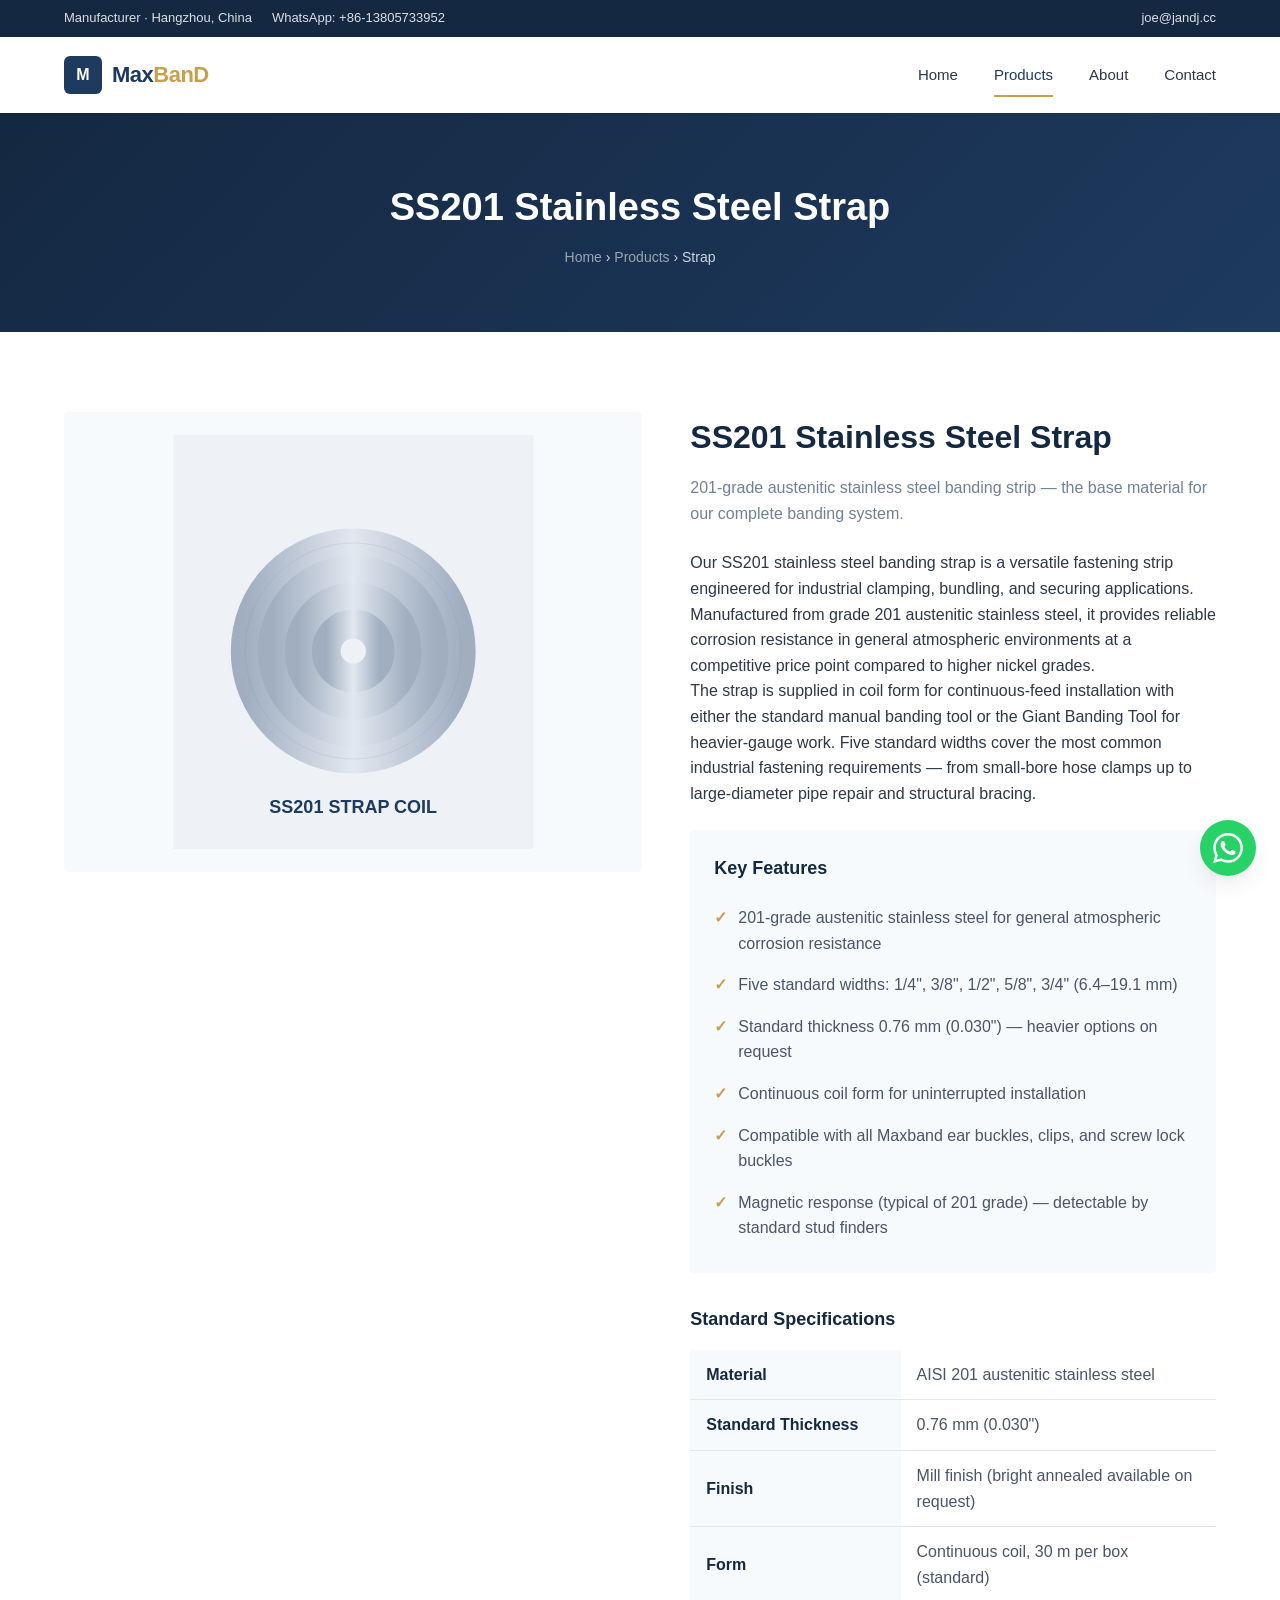
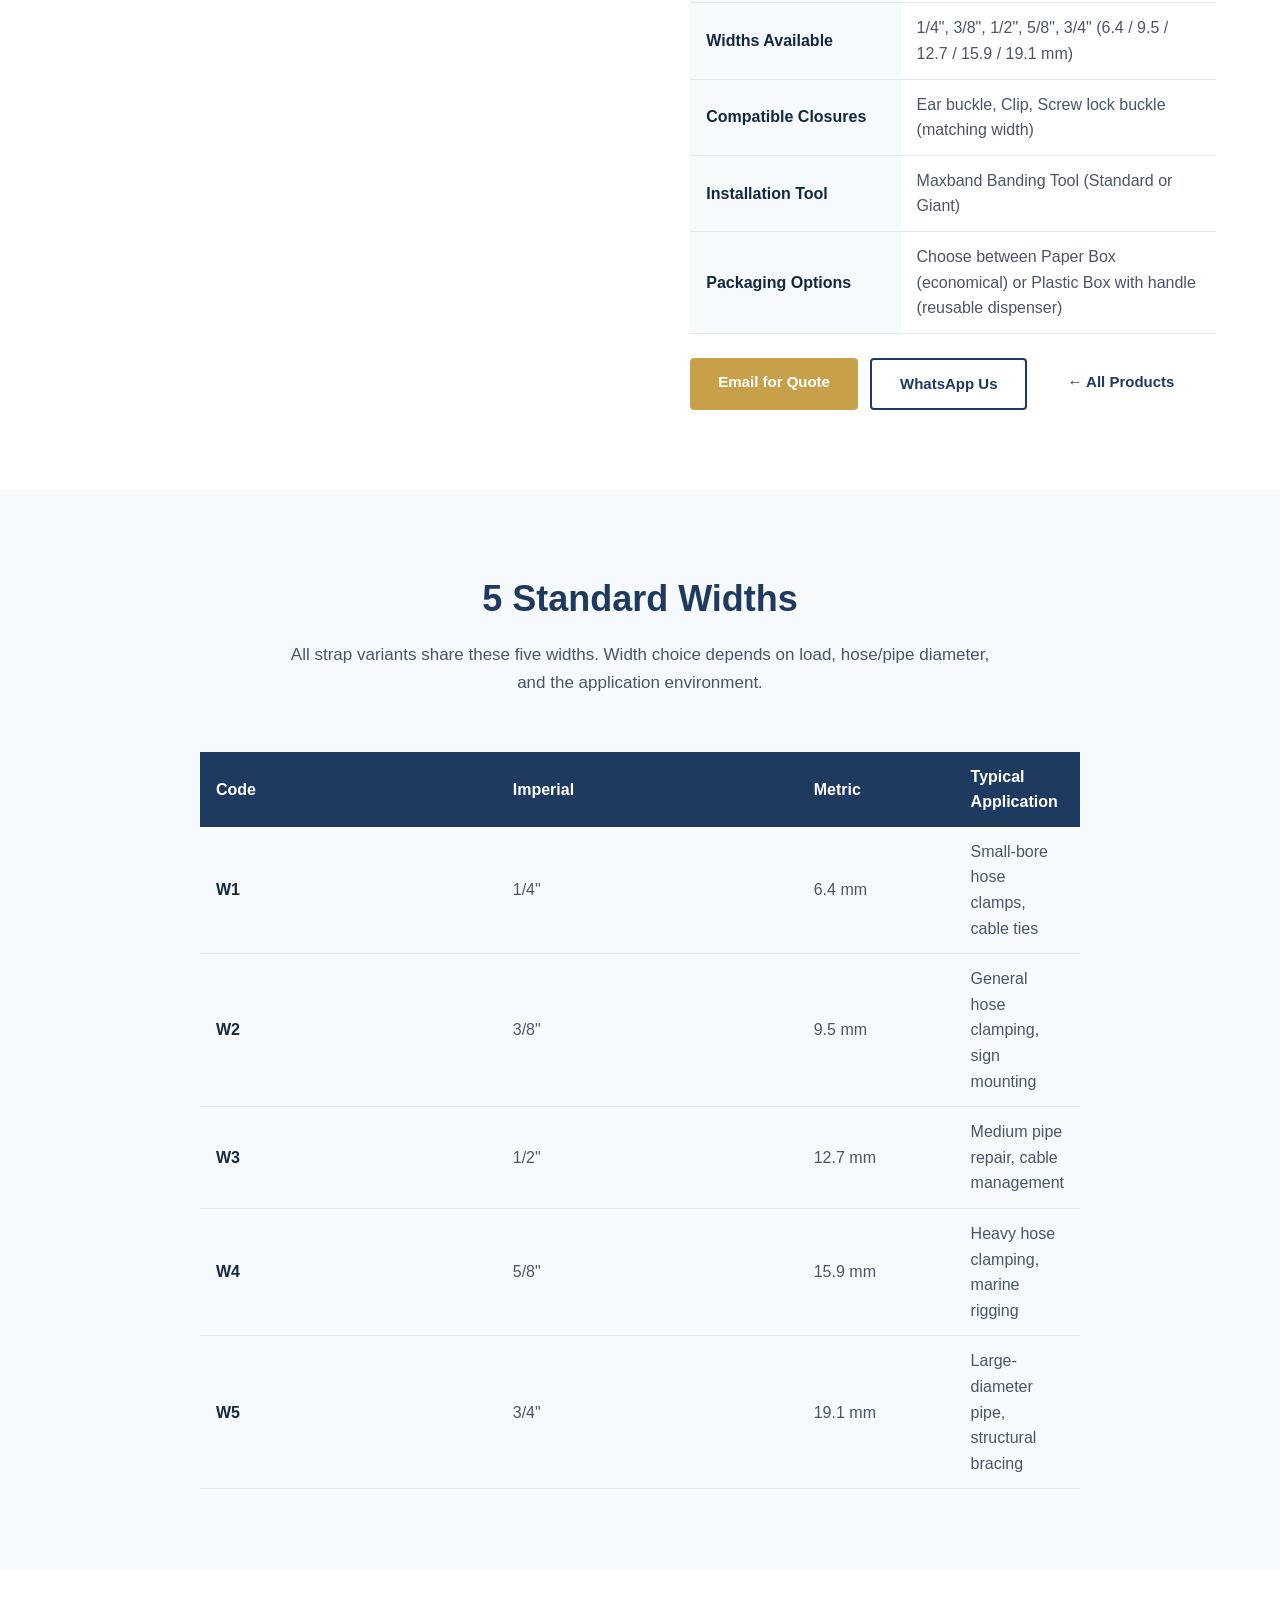
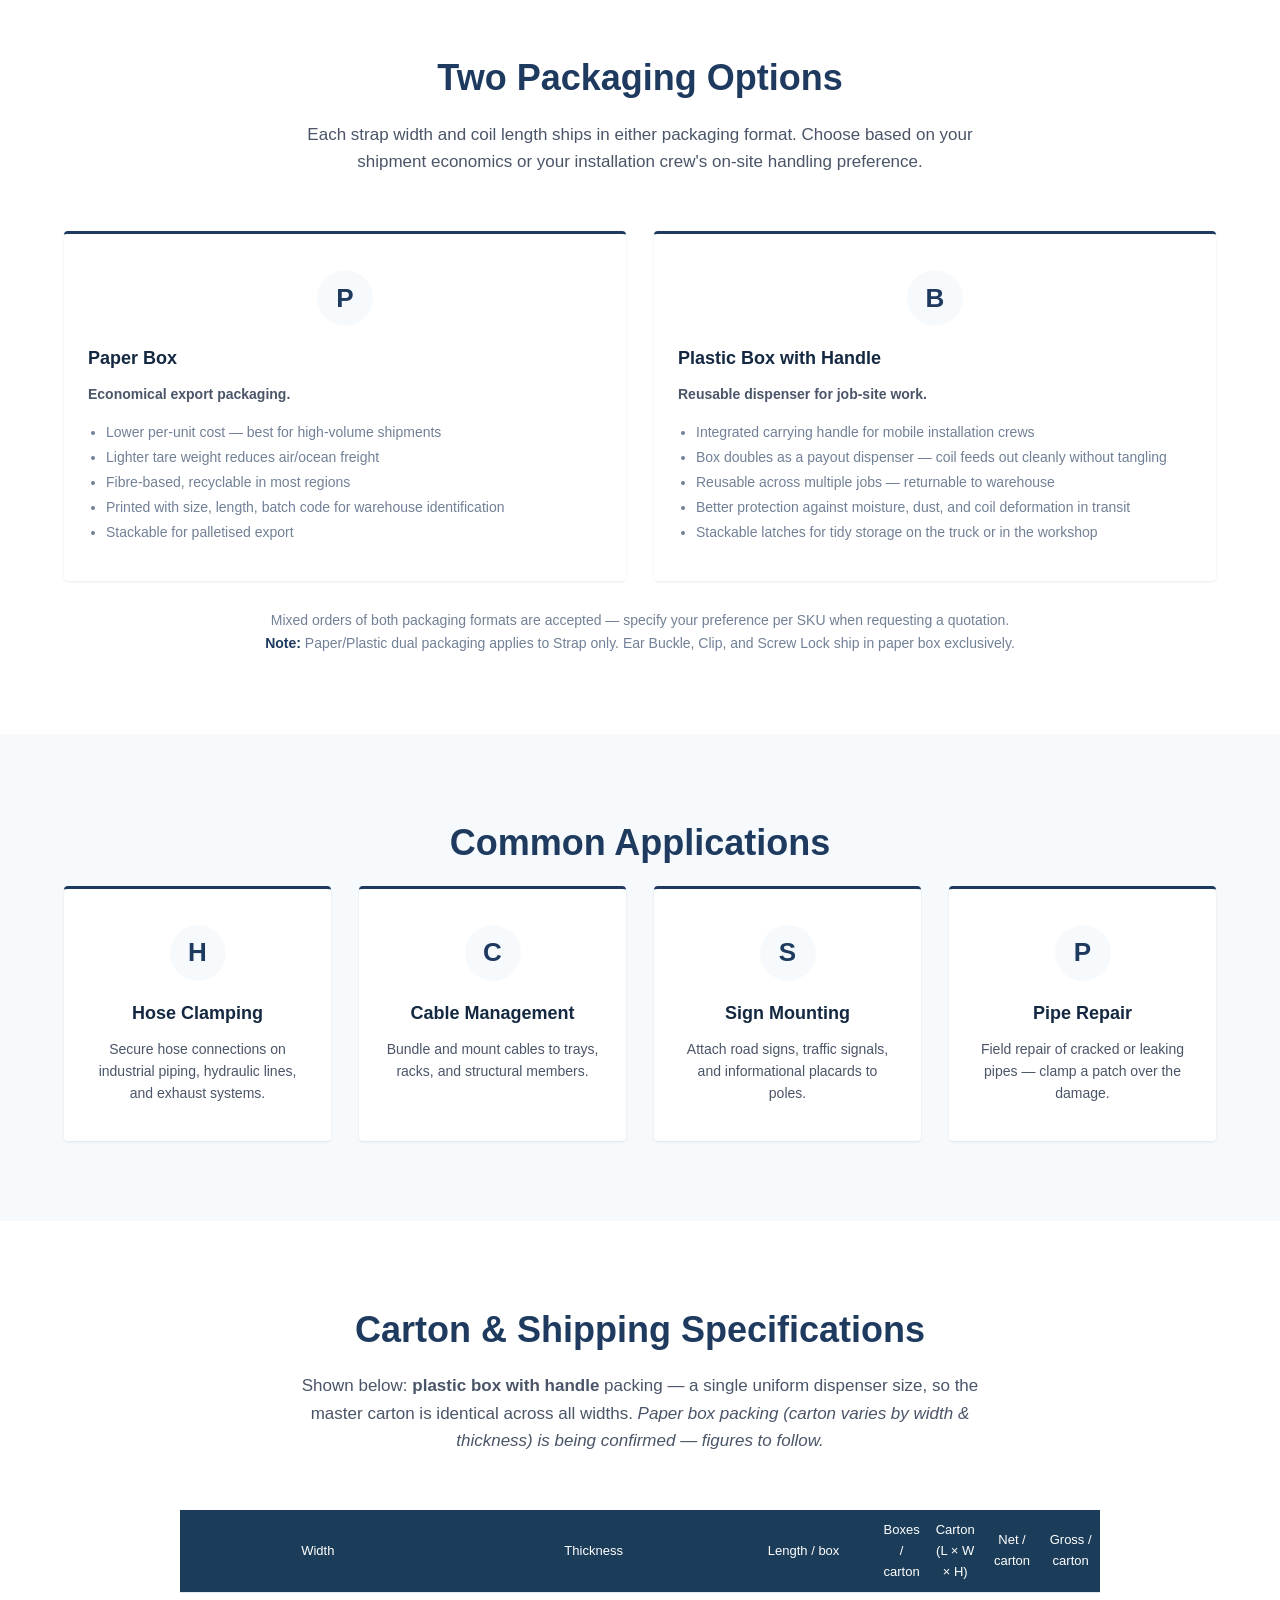
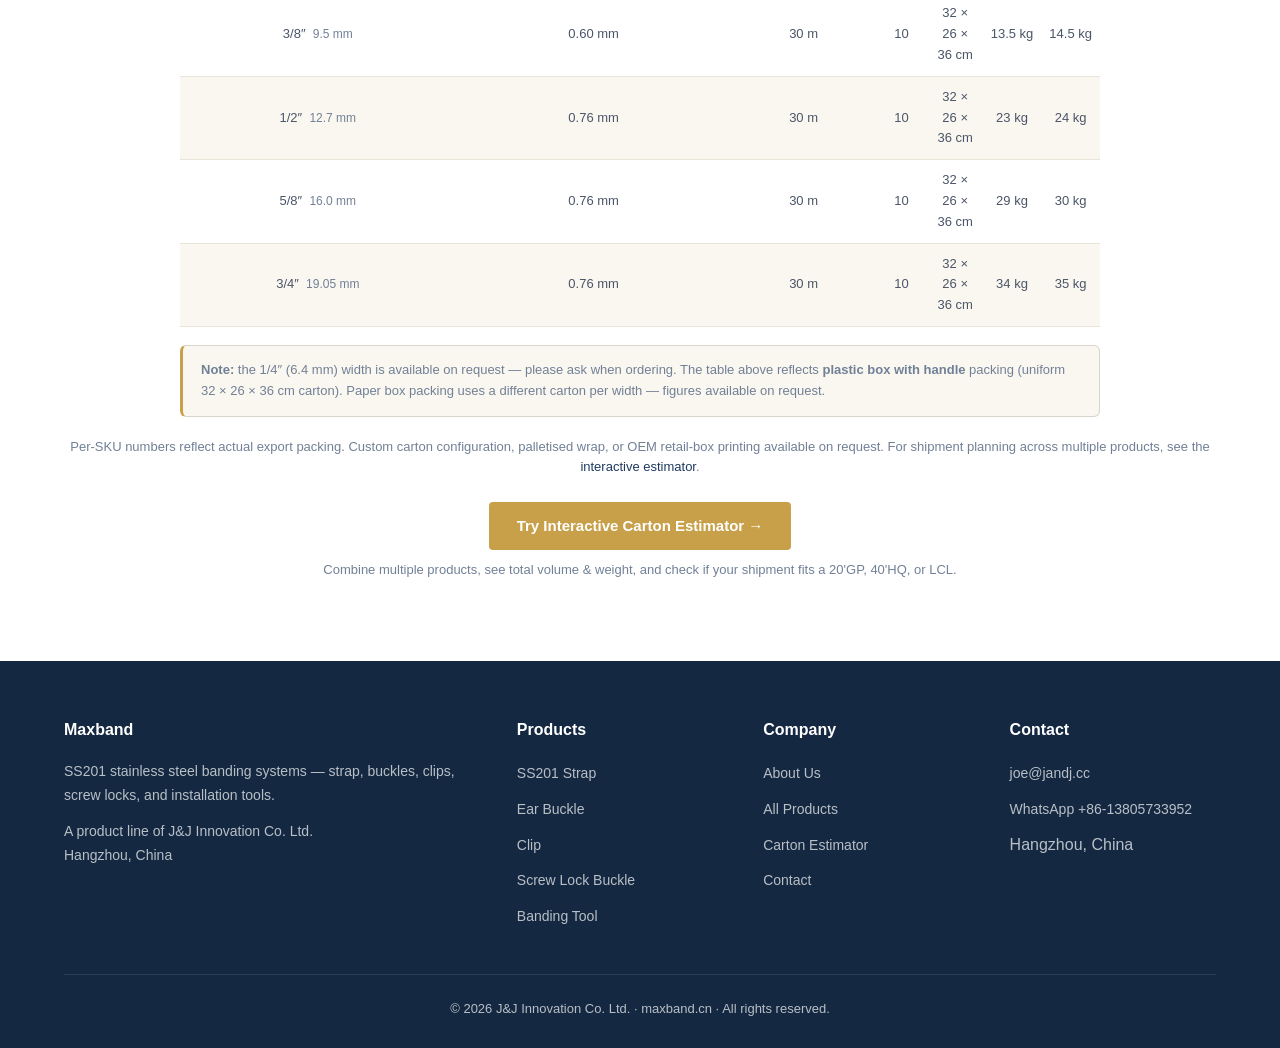
<file: products/strap.html>
<!DOCTYPE html>
<html lang="en">
<head>
  <meta charset="UTF-8">
  <meta name="viewport" content="width=device-width, initial-scale=1.0">
  <title>SS201 Stainless Steel Strap - 5 Widths (1/4&quot; to 3/4&quot;) | Maxband</title>
  <meta name="description" content="SS201 stainless steel banding strap in five standard widths: 1/4&quot;, 3/8&quot;, 1/2&quot;, 5/8&quot;, 3/4&quot; (6.4 to 19.1 mm). Coiled for continuous-feed installation. Manufactured in Hangzhou, China.">
  <link rel="canonical" href="https://maxband.cn/products/strap.html">
  <link rel="stylesheet" href="/assets/css/style.css">
  <script type="application/ld+json">
  {
    "@context": "https://schema.org",
    "@type": "Product",
    "name": "SS201 Stainless Steel Strap",
    "brand": {"@type": "Brand", "name": "Maxband"},
    "manufacturer": {"@type": "Organization", "name": "J&J Innovation Co. Ltd."},
    "description": "SS201 stainless steel banding strap in 5 widths from 1/4&quot; to 3/4&quot;.",
    "material": "AISI 201 austenitic stainless steel",
    "offers": {
      "@type": "Offer",
      "availability": "https://schema.org/InStock",
      "priceCurrency": "USD",
      "seller": {"@type": "Organization", "name": "J&J Innovation Co. Ltd."}
    }
  }
  </script>
</head>
<body>

<div class="topbar">
  <div class="container">
    <div class="topbar-info">
      <span>Manufacturer &middot; Hangzhou, China</span>
      <span>WhatsApp: +86-13805733952</span>
    </div>
    <div class="topbar-info">
      <a href="mailto:joe@jandj.cc">joe@jandj.cc</a>
    </div>
  </div>
</div>

<header class="header">
  <div class="container">
    <a href="/" class="logo">
      <span class="logo-mark">M</span>
      <span class="logo-text">Max<em>BanD</em></span>
    </a>
    <nav class="nav">
      <a href="/">Home</a>
      <a href="/products.html" class="active">Products</a>
      <a href="/about.html">About</a>
      <a href="/contact.html">Contact</a>
    </nav>
    <button class="mobile-toggle" aria-label="Toggle menu">
      <span></span><span></span><span></span>
    </button>
  </div>
</header>

<section class="page-header">
  <div class="container">
    <h1>SS201 Stainless Steel Strap</h1>
    <p class="breadcrumb"><a href="/">Home</a> &rsaquo; <a href="/products.html">Products</a> &rsaquo; Strap</p>
  </div>
</section>

<section class="section">
  <div class="container">
    <div class="product-detail">

      <div class="product-gallery">
        <div class="main-img">
          <svg viewBox="0 0 400 460" xmlns="http://www.w3.org/2000/svg" style="width:90%; height:90%;">
            <defs>
              <linearGradient id="strapGrad" x1="0" y1="0" x2="1" y2="0">
                <stop offset="0%" stop-color="#a0aec0"/>
                <stop offset="50%" stop-color="#e2e8f0"/>
                <stop offset="100%" stop-color="#a0aec0"/>
              </linearGradient>
            </defs>
            <rect width="400" height="460" fill="#eef2f7"/>
            <!-- Coil -->
            <circle cx="200" cy="240" r="120" fill="none" stroke="url(#strapGrad)" stroke-width="32"/>
            <circle cx="200" cy="240" r="120" fill="none" stroke="#718096" stroke-width="0.5" opacity="0.3"/>
            <circle cx="200" cy="240" r="90" fill="none" stroke="url(#strapGrad)" stroke-width="32"/>
            <circle cx="200" cy="240" r="60" fill="none" stroke="url(#strapGrad)" stroke-width="32"/>
            <circle cx="200" cy="240" r="30" fill="none" stroke="url(#strapGrad)" stroke-width="32"/>
            <text x="200" y="420" text-anchor="middle" fill="#1e3a5f" font-size="20" font-weight="700" font-family="sans-serif">SS201 STRAP COIL</text>
          </svg>
        </div>
      </div>

      <div>
        <h1>SS201 Stainless Steel Strap</h1>
        <p class="subtitle">201-grade austenitic stainless steel banding strip &mdash; the base material for our complete banding system.</p>

        <p>Our SS201 stainless steel banding strap is a versatile fastening strip engineered for industrial clamping, bundling, and securing applications. Manufactured from grade 201 austenitic stainless steel, it provides reliable corrosion resistance in general atmospheric environments at a competitive price point compared to higher nickel grades.</p>

        <p>The strap is supplied in coil form for continuous-feed installation with either the standard manual banding tool or the Giant Banding Tool for heavier-gauge work. Five standard widths cover the most common industrial fastening requirements &mdash; from small-bore hose clamps up to large-diameter pipe repair and structural bracing.</p>

        <div class="product-features">
          <h3>Key Features</h3>
          <ul>
            <li>201-grade austenitic stainless steel for general atmospheric corrosion resistance</li>
            <li>Five standard widths: 1/4&quot;, 3/8&quot;, 1/2&quot;, 5/8&quot;, 3/4&quot; (6.4&ndash;19.1 mm)</li>
            <li>Standard thickness 0.76 mm (0.030&quot;) &mdash; heavier options on request</li>
            <li>Continuous coil form for uninterrupted installation</li>
            <li>Compatible with all Maxband ear buckles, clips, and screw lock buckles</li>
            <li>Magnetic response (typical of 201 grade) &mdash; detectable by standard stud finders</li>
          </ul>
        </div>

        <h3 style="margin-top:32px; color:var(--primary-dark); font-size:18px;">Standard Specifications</h3>
        <table class="specs-table">
          <tr><th>Material</th><td>AISI 201 austenitic stainless steel</td></tr>
          <tr><th>Standard Thickness</th><td>0.76 mm (0.030&quot;)</td></tr>
          <tr><th>Finish</th><td>Mill finish (bright annealed available on request)</td></tr>
          <tr><th>Form</th><td>Continuous coil, 30 m per box (standard)</td></tr>
          <tr><th>Widths Available</th><td>1/4&quot;, 3/8&quot;, 1/2&quot;, 5/8&quot;, 3/4&quot; (6.4 / 9.5 / 12.7 / 15.9 / 19.1 mm)</td></tr>
          <tr><th>Compatible Closures</th><td>Ear buckle, Clip, Screw lock buckle (matching width)</td></tr>
          <tr><th>Installation Tool</th><td>Maxband Banding Tool (Standard or Giant)</td></tr>
          <tr><th>Packaging Options</th><td>Choose between Paper Box (economical) or Plastic Box with handle (reusable dispenser)</td></tr>
        </table>

        <div class="product-actions">
          <a href="mailto:joe@jandj.cc?subject=Inquiry%3A%20SS201%20Strap" class="btn btn-accent">Email for Quote</a>
          <a href="#" data-wa-product="SS201 Strap" class="btn btn-outline">WhatsApp Us</a>
          <a href="/products.html" class="btn btn-light">&larr; All Products</a>
        </div>

      </div>
    </div>
  </div>
</section>

<section class="section section-light">
  <div class="container">
    <h2 class="section-title">5 Standard Widths</h2>
    <p class="section-subtitle">All strap variants share these five widths. Width choice depends on load, hose/pipe diameter, and the application environment.</p>
    <table class="specs-table" style="max-width:880px; margin:0 auto;">
      <thead>
        <tr style="background:var(--primary); color:#fff;">
          <th style="background:var(--primary); color:#fff; border:none;">Code</th>
          <th style="background:var(--primary); color:#fff; border:none;">Imperial</th>
          <th style="background:var(--primary); color:#fff; border:none;">Metric</th>
          <th style="background:var(--primary); color:#fff; border:none;">Typical Application</th>
        </tr>
      </thead>
      <tbody>
        <tr><th>W1</th><td>1/4&quot;</td><td>6.4 mm</td><td>Small-bore hose clamps, cable ties</td></tr>
        <tr><th>W2</th><td>3/8&quot;</td><td>9.5 mm</td><td>General hose clamping, sign mounting</td></tr>
        <tr><th>W3</th><td>1/2&quot;</td><td>12.7 mm</td><td>Medium pipe repair, cable management</td></tr>
        <tr><th>W4</th><td>5/8&quot;</td><td>15.9 mm</td><td>Heavy hose clamping, marine rigging</td></tr>
        <tr><th>W5</th><td>3/4&quot;</td><td>19.1 mm</td><td>Large-diameter pipe, structural bracing</td></tr>
      </tbody>
    </table>
  </div>
</section>

<section class="section">
  <div class="container">
    <h2 class="section-title">Two Packaging Options</h2>
    <p class="section-subtitle">Each strap width and coil length ships in either packaging format. Choose based on your shipment economics or your installation crew's on-site handling preference.</p>
    <div class="features">
      <div class="feature" style="text-align:left;">
        <div class="icon">P</div>
        <h3>Paper Box</h3>
        <p style="margin-bottom:14px;"><strong>Economical export packaging.</strong></p>
        <ul style="padding-left:18px; color:var(--text-light); font-size:14px; line-height:1.8;">
          <li>Lower per-unit cost &mdash; best for high-volume shipments</li>
          <li>Lighter tare weight reduces air/ocean freight</li>
          <li>Fibre-based, recyclable in most regions</li>
          <li>Printed with size, length, batch code for warehouse identification</li>
          <li>Stackable for palletised export</li>
        </ul>
      </div>
      <div class="feature" style="text-align:left;">
        <div class="icon">B</div>
        <h3>Plastic Box with Handle</h3>
        <p style="margin-bottom:14px;"><strong>Reusable dispenser for job-site work.</strong></p>
        <ul style="padding-left:18px; color:var(--text-light); font-size:14px; line-height:1.8;">
          <li>Integrated carrying handle for mobile installation crews</li>
          <li>Box doubles as a payout dispenser &mdash; coil feeds out cleanly without tangling</li>
          <li>Reusable across multiple jobs &mdash; returnable to warehouse</li>
          <li>Better protection against moisture, dust, and coil deformation in transit</li>
          <li>Stackable latches for tidy storage on the truck or in the workshop</li>
        </ul>
      </div>
    </div>
    <p style="text-align:center; margin-top:28px; color:var(--text-light); font-size:14px;">Mixed orders of both packaging formats are accepted &mdash; specify your preference per SKU when requesting a quotation.<br><strong style="color:var(--primary);">Note:</strong> Paper/Plastic dual packaging applies to Strap only. Ear Buckle, Clip, and Screw Lock ship in paper box exclusively.</p>
  </div>
</section>

<section class="section section-light">
  <div class="container">
    <h2 class="section-title">Common Applications</h2>
    <div class="features">
      <div class="feature"><div class="icon">H</div><h3>Hose Clamping</h3><p>Secure hose connections on industrial piping, hydraulic lines, and exhaust systems.</p></div>
      <div class="feature"><div class="icon">C</div><h3>Cable Management</h3><p>Bundle and mount cables to trays, racks, and structural members.</p></div>
      <div class="feature"><div class="icon">S</div><h3>Sign Mounting</h3><p>Attach road signs, traffic signals, and informational placards to poles.</p></div>
      <div class="feature"><div class="icon">P</div><h3>Pipe Repair</h3><p>Field repair of cracked or leaking pipes &mdash; clamp a patch over the damage.</p></div>
    </div>
  </div>
</section>

<section class="section">
  <div class="container">
    <h2 class="section-title">Carton &amp; Shipping Specifications</h2>
    <p class="section-subtitle">Shown below: <strong>plastic box with handle</strong> packing &mdash; a single uniform dispenser size, so the master carton is identical across all widths. <em>Paper box packing (carton varies by width &amp; thickness) is being confirmed &mdash; figures to follow.</em></p>

    <table class="specs-table specs-table-variants" style="max-width:920px; margin:0 auto;">
      <thead>
        <tr>
          <th>Width</th>
          <th>Thickness</th>
          <th>Length / box</th>
          <th>Boxes / carton</th>
          <th>Carton (L &times; W &times; H)</th>
          <th>Net / carton</th>
          <th>Gross / carton</th>
        </tr>
      </thead>
      <tbody>
        <tr><td>3/8&Prime; &nbsp;<span style="color:var(--text-light); font-size:12px;">9.5&nbsp;mm</span></td><td>0.60&nbsp;mm</td><td>30&nbsp;m</td><td>10</td><td>32 &times; 26 &times; 36&nbsp;cm</td><td>13.5&nbsp;kg</td><td>14.5&nbsp;kg</td></tr>
        <tr><td>1/2&Prime; &nbsp;<span style="color:var(--text-light); font-size:12px;">12.7&nbsp;mm</span></td><td>0.76&nbsp;mm</td><td>30&nbsp;m</td><td>10</td><td>32 &times; 26 &times; 36&nbsp;cm</td><td>23&nbsp;kg</td><td>24&nbsp;kg</td></tr>
        <tr><td>5/8&Prime; &nbsp;<span style="color:var(--text-light); font-size:12px;">16.0&nbsp;mm</span></td><td>0.76&nbsp;mm</td><td>30&nbsp;m</td><td>10</td><td>32 &times; 26 &times; 36&nbsp;cm</td><td>29&nbsp;kg</td><td>30&nbsp;kg</td></tr>
        <tr><td>3/4&Prime; &nbsp;<span style="color:var(--text-light); font-size:12px;">19.05&nbsp;mm</span></td><td>0.76&nbsp;mm</td><td>30&nbsp;m</td><td>10</td><td>32 &times; 26 &times; 36&nbsp;cm</td><td>34&nbsp;kg</td><td>35&nbsp;kg</td></tr>
      </tbody>
    </table>

    <div style="max-width:920px; margin:18px auto 0; padding:14px 18px; border:0.5px solid var(--color-border-tertiary, #d8d4c8); border-left:3px solid var(--accent, #c79b3c); background:var(--color-background-secondary, #faf7f0); border-radius:6px; font-size:13px; color:var(--text-light);">
      <strong style="color:var(--text-primary);">Note:</strong> the 1/4&Prime; (6.4&nbsp;mm) width is available on request &mdash; please ask when ordering. The table above reflects <strong>plastic box with handle</strong> packing (uniform 32 &times; 26 &times; 36&nbsp;cm carton). Paper box packing uses a different carton per width &mdash; figures available on request.
    </div>

    <p style="text-align:center; margin-top:20px; color:var(--text-light); font-size:13px;">Per-SKU numbers reflect actual export packing. Custom carton configuration, palletised wrap, or OEM retail-box printing available on request. For shipment planning across multiple products, see the <a href="/carton-estimator.html">interactive estimator</a>.</p>
    <div style="text-align:center; margin-top:24px;">
      <a href="/carton-estimator.html" class="btn btn-accent">Try Interactive Carton Estimator &rarr;</a>
      <p style="margin-top:10px; color:var(--text-light); font-size:13px;">Combine multiple products, see total volume &amp; weight, and check if your shipment fits a 20'GP, 40'HQ, or LCL.</p>
    </div>
  </div>
</section>

<footer class="footer">
  <div class="container">
    <div class="footer-grid">
      <div>
        <h4>Maxband</h4>
        <p>SS201 stainless steel banding systems &mdash; strap, buckles, clips, screw locks, and installation tools.</p>
        <p style="margin-top:12px;">A product line of J&amp;J Innovation Co. Ltd.<br>Hangzhou, China</p>
      </div>
      <div>
        <h4>Products</h4>
        <ul>
          <li><a href="/products/strap.html">SS201 Strap</a></li>
          <li><a href="/products/ear-buckle.html">Ear Buckle</a></li>
          <li><a href="/products/clip.html">Clip</a></li>
          <li><a href="/products/screw-lock.html">Screw Lock Buckle</a></li>
          <li><a href="/products/banding-tool.html">Banding Tool</a></li>
        </ul>
      </div>
      <div>
        <h4>Company</h4>
        <ul>
          <li><a href="/about.html">About Us</a></li>
          <li><a href="/products.html">All Products</a></li>
          <li><a href="/carton-estimator.html">Carton Estimator</a></li>
          <li><a href="/contact.html">Contact</a></li>
        </ul>
      </div>
      <div>
        <h4>Contact</h4>
        <ul>
          <li><a href="mailto:joe@jandj.cc">joe@jandj.cc</a></li>
          <li><a href="#">WhatsApp +86-13805733952</a></li>
          <li>Hangzhou, China</li>
        </ul>
      </div>
    </div>
    <div class="footer-bottom">
      &copy; 2026 J&amp;J Innovation Co. Ltd. &middot; maxband.cn &middot; All rights reserved.
    </div>
  </div>
</footer>

<a href="#" class="whatsapp-float" aria-label="WhatsApp Maxband">
  <svg viewBox="0 0 24 24"><path d="M17.472 14.382c-.297-.149-1.758-.867-2.03-.967-.273-.099-.471-.148-.67.15-.197.297-.767.966-.94 1.164-.173.199-.347.223-.644.075-.297-.15-1.255-.463-2.39-1.475-.883-.788-1.48-1.761-1.653-2.059-.173-.297-.018-.458.13-.606.134-.133.298-.347.446-.52.149-.174.198-.298.298-.497.099-.198.05-.371-.025-.52-.075-.149-.669-1.612-.916-2.207-.242-.579-.487-.5-.669-.51-.173-.008-.371-.01-.57-.01-.198 0-.52.074-.792.372-.272.297-1.04 1.016-1.04 2.479 0 1.462 1.065 2.875 1.213 3.074.149.198 2.096 3.2 5.077 4.487.709.306 1.262.489 1.694.625.712.227 1.36.195 1.871.118.571-.085 1.758-.719 2.006-1.413.248-.694.248-1.289.173-1.413-.074-.124-.272-.198-.57-.347m-5.421 7.403h-.004a9.87 9.87 0 01-5.031-1.378l-.361-.214-3.741.982.998-3.648-.235-.374a9.86 9.86 0 01-1.51-5.26c.001-5.45 4.436-9.884 9.888-9.884 2.64 0 5.122 1.03 6.988 2.898a9.825 9.825 0 012.893 6.994c-.003 5.45-4.437 9.884-9.885 9.884m8.413-18.297A11.815 11.815 0 0012.05 0C5.495 0 .16 5.335.157 11.892c0 2.096.547 4.142 1.588 5.945L.057 24l6.305-1.654a11.882 11.882 0 005.683 1.448h.005c6.554 0 11.89-5.335 11.893-11.893a11.821 11.821 0 00-3.48-8.413z"/></svg>
</a>

<script src="/assets/js/main.js"></script>
</body>
</html>
</file>
<file: assets/css/style.css>
/* ============================================
   Maxband - Global Stylesheet
   SS201 Stainless Steel Banding Systems
   ============================================ */

:root {
  --primary: #1e3a5f;
  --primary-dark: #142841;
  --primary-light: #2c5282;
  --accent: #c8a04a;
  --text-dark: #2d3748;
  --text-medium: #4a5568;
  --text-light: #718096;
  --bg-light: #f7fafc;
  --bg-white: #ffffff;
  --border: #e2e8f0;
  --shadow-sm: 0 1px 3px rgba(0,0,0,0.06), 0 1px 2px rgba(0,0,0,0.04);
  --shadow-md: 0 4px 6px -1px rgba(0,0,0,0.08), 0 2px 4px -1px rgba(0,0,0,0.04);
  --shadow-lg: 0 10px 25px -5px rgba(0,0,0,0.1), 0 4px 6px -2px rgba(0,0,0,0.04);
  --radius: 4px;
  --transition: all 0.25s ease;
}

* { margin: 0; padding: 0; box-sizing: border-box; }

html { scroll-behavior: smooth; }

body {
  font-family: -apple-system, BlinkMacFont, "Segoe UI", "PingFang SC", "Hiragino Sans GB", "Microsoft YaHei", sans-serif;
  color: var(--text-dark);
  line-height: 1.6;
  background: var(--bg-white);
  font-size: 16px;
}

a { color: var(--primary); text-decoration: none; transition: var(--transition); }
a:hover { color: var(--accent); }

img { max-width: 100%; height: auto; display: block; }

.container {
  max-width: 1200px;
  margin: 0 auto;
  padding: 0 24px;
}

/* ============ Top Bar ============ */
.topbar {
  background: var(--primary-dark);
  color: rgba(255,255,255,0.85);
  font-size: 13px;
  padding: 8px 0;
}
.topbar .container { display: flex; justify-content: space-between; align-items: center; flex-wrap: wrap; gap: 8px; }
.topbar a { color: rgba(255,255,255,0.85); }
.topbar a:hover { color: var(--accent); }
.topbar-info { display: flex; gap: 20px; flex-wrap: wrap; }

/* ============ Header / Navigation ============ */
.header {
  background: var(--bg-white);
  box-shadow: var(--shadow-sm);
  position: sticky;
  top: 0;
  z-index: 100;
}
.header .container { display: flex; justify-content: space-between; align-items: center; height: 76px; }
.logo {
  display: flex; align-items: center; gap: 10px;
  font-size: 22px; font-weight: 700; color: var(--primary); letter-spacing: -0.5px;
}
.logo-mark {
  display: inline-flex; align-items: center; justify-content: center;
  width: 38px; height: 38px;
  background: var(--primary); color: #fff;
  border-radius: 6px;
  font-size: 16px; letter-spacing: 0;
}
.logo-text { color: var(--primary); }
.logo-text em { color: var(--accent); font-style: normal; }
.nav { display: flex; gap: 36px; }
.nav a {
  color: var(--text-dark);
  font-weight: 500;
  font-size: 15px;
  position: relative;
  padding: 8px 0;
}
.nav a:hover, .nav a.active { color: var(--primary); }
.nav a.active::after {
  content: '';
  position: absolute;
  bottom: -2px; left: 0; right: 0;
  height: 2px;
  background: var(--accent);
}
.mobile-toggle { display: none; background: none; border: none; cursor: pointer; padding: 8px; }
.mobile-toggle span { display: block; width: 24px; height: 2px; background: var(--primary); margin: 5px 0; transition: var(--transition); }

/* ============ Buttons ============ */
.btn {
  display: inline-block;
  padding: 12px 28px;
  background: var(--primary);
  color: #fff;
  border: none;
  border-radius: var(--radius);
  font-weight: 600;
  font-size: 15px;
  cursor: pointer;
  transition: var(--transition);
  text-align: center;
}
.btn:hover { background: var(--primary-dark); color: #fff; transform: translateY(-1px); box-shadow: var(--shadow-md); }
.btn-outline { background: transparent; border: 2px solid var(--primary); color: var(--primary); }
.btn-outline:hover { background: var(--primary); color: #fff; }
.btn-accent { background: var(--accent); color: #fff; }
.btn-accent:hover { background: #b08c3a; color: #fff; }
.btn-light { background: #fff; color: var(--primary); }
.btn-light:hover { background: var(--bg-light); color: var(--primary); }

/* ============ Hero ============ */
.hero {
  background: linear-gradient(135deg, var(--primary-dark) 0%, var(--primary) 50%, var(--primary-light) 100%);
  color: #fff;
  padding: 100px 0 110px;
  position: relative;
  overflow: hidden;
}
.hero::before {
  content: '';
  position: absolute;
  top: -50%; right: -10%;
  width: 600px; height: 600px;
  background: radial-gradient(circle, rgba(200,160,74,0.15) 0%, transparent 70%);
  border-radius: 50%;
}
.hero::after {
  content: '';
  position: absolute;
  bottom: 0; left: 0; right: 0;
  height: 80px;
  background: linear-gradient(180deg, transparent, rgba(0,0,0,0.1));
}
.hero h1 {
  font-size: 48px;
  font-weight: 700;
  margin-bottom: 20px;
  max-width: 800px;
  line-height: 1.2;
}
.hero p {
  font-size: 19px;
  margin-bottom: 36px;
  max-width: 680px;
  opacity: 0.92;
}
.hero-actions { display: flex; gap: 16px; flex-wrap: wrap; position: relative; z-index: 2; }
.hero-actions .btn-outline { color: #fff; border-color: #fff; }
.hero-actions .btn-outline:hover { background: #fff; color: var(--primary); }

/* ============ Section ============ */
.section { padding: 80px 0; position: relative; }
.section-light { background: var(--bg-light); }
.section-dark { background: var(--primary); color: #fff; }
.section-dark .section-title { color: #fff; }
.section-dark .section-subtitle { color: rgba(255,255,255,0.85); }
.section-title {
  font-size: 36px;
  font-weight: 700;
  color: var(--primary);
  margin-bottom: 14px;
  text-align: center;
}
.section-subtitle {
  color: var(--text-medium);
  text-align: center;
  max-width: 720px;
  margin: 0 auto 56px;
  font-size: 17px;
}

/* ============ Feature Grid ============ */
.features {
  display: grid;
  grid-template-columns: repeat(auto-fit, minmax(220px, 1fr));
  gap: 28px;
}
.feature {
  background: #fff;
  padding: 36px 24px;
  border-radius: var(--radius);
  box-shadow: var(--shadow-sm);
  transition: var(--transition);
  text-align: center;
  border-top: 3px solid var(--primary);
}
.feature:hover { transform: translateY(-4px); box-shadow: var(--shadow-lg); }
.feature .icon {
  width: 56px; height: 56px;
  background: var(--bg-light);
  border-radius: 50%;
  display: flex; align-items: center; justify-content: center;
  font-size: 26px;
  margin: 0 auto 18px;
  color: var(--primary);
  font-weight: 700;
}
.feature h3 { font-size: 18px; margin-bottom: 10px; color: var(--primary-dark); }
.feature p { color: var(--text-medium); font-size: 14px; }

/* ============ Product Grid ============ */
.products-grid {
  display: grid;
  grid-template-columns: repeat(auto-fill, minmax(280px, 1fr));
  gap: 28px;
}
.product-card {
  background: #fff;
  border-radius: var(--radius);
  overflow: hidden;
  box-shadow: var(--shadow-sm);
  transition: var(--transition);
  border: 1px solid var(--border);
  display: flex; flex-direction: column;
}
.product-card:hover { transform: translateY(-4px); box-shadow: var(--shadow-lg); border-color: var(--primary); }
.product-img {
  width: 100%; height: 220px;
  background: var(--bg-light);
  display: flex; align-items: center; justify-content: center;
  position: relative;
  overflow: hidden;
}
.product-info { padding: 22px; flex: 1; display: flex; flex-direction: column; }
.product-info h3 { font-size: 19px; margin-bottom: 8px; color: var(--primary-dark); }
.product-info p { color: var(--text-medium); font-size: 14px; margin-bottom: 14px; flex: 1; }
.product-specs { color: var(--text-light); font-size: 12px; margin-bottom: 14px; letter-spacing: 0.5px; }
.product-info .btn { width: 100%; padding: 10px; font-size: 14px; }

/* ============ Page Header ============ */
.page-header {
  background: linear-gradient(135deg, var(--primary-dark) 0%, var(--primary) 100%);
  color: #fff;
  padding: 64px 0;
  text-align: center;
}
.page-header h1 { font-size: 38px; margin-bottom: 8px; }
.page-header .breadcrumb { opacity: 0.8; font-size: 14px; }
.page-header .breadcrumb a { color: rgba(255,255,255,0.7); }
.page-header .breadcrumb a:hover { color: var(--accent); }

/* ============ Product Detail ============ */
.product-detail {
  display: grid;
  grid-template-columns: 1.1fr 1fr;
  gap: 48px;
  align-items: start;
}
.product-gallery {
  background: var(--bg-light);
  border-radius: var(--radius);
  overflow: hidden;
  position: sticky;
  top: 100px;
}
.product-gallery .main-img { width: 100%; height: 460px; display: flex; align-items: center; justify-content: center; }
.product-gallery .main-img svg { width: 90%; height: 90%; }
.product-detail h1 { font-size: 32px; color: var(--primary-dark); margin-bottom: 12px; }
.product-detail .subtitle { color: var(--text-light); margin-bottom: 24px; font-size: 16px; }
.product-features { background: var(--bg-light); padding: 24px; border-radius: var(--radius); margin: 24px 0; }
.product-features h3 { font-size: 18px; margin-bottom: 14px; color: var(--primary-dark); }
.product-features ul { list-style: none; padding: 0; }
.product-features li { padding: 8px 0 8px 24px; position: relative; color: var(--text-medium); }
.product-features li::before {
  content: '\2713';
  position: absolute;
  left: 0;
  color: var(--accent);
  font-weight: 700;
}
.product-actions { display: flex; gap: 12px; flex-wrap: wrap; margin-top: 24px; }

.specs-table { width: 100%; border-collapse: collapse; margin-top: 16px; }
.specs-table th, .specs-table td { padding: 12px 16px; text-align: left; border-bottom: 1px solid var(--border); }
.specs-table th { background: var(--bg-light); color: var(--primary-dark); font-weight: 600; width: 40%; }
.specs-table td { color: var(--text-medium); }
.specs-table tr:hover { background: rgba(30,58,95,0.03); }

/* ============ About ============ */
.about-grid {
  display: grid;
  grid-template-columns: 1.2fr 1fr;
  gap: 60px;
  align-items: center;
}
.about-text h2 { font-size: 32px; margin-bottom: 20px; color: var(--primary-dark); }
.about-text p { color: var(--text-medium); margin-bottom: 16px; }
.about-text ul { margin: 16px 0; padding-left: 0; list-style: none; }
.about-text ul li { padding: 6px 0 6px 24px; position: relative; color: var(--text-medium); }
.about-text ul li::before { content: '\2713'; position: absolute; left: 0; color: var(--accent); font-weight: 700; }
.stats {
  display: grid;
  grid-template-columns: repeat(2, 1fr);
  gap: 20px;
  margin-top: 36px;
}
.stat { text-align: center; padding: 24px; background: var(--bg-light); border-radius: var(--radius); }
.stat .num { font-size: 36px; font-weight: 700; color: var(--primary); }
.stat .label { font-size: 14px; color: var(--text-medium); margin-top: 4px; }

/* ============ Contact ============ */
.contact-grid {
  display: grid;
  grid-template-columns: 1fr 1.4fr;
  gap: 48px;
}
.contact-info { background: var(--primary); color: #fff; padding: 40px; border-radius: var(--radius); }
.contact-info h2 { font-size: 24px; margin-bottom: 24px; }
.contact-item { margin-bottom: 24px; }
.contact-item h4 { font-size: 13px; opacity: 0.7; margin-bottom: 6px; text-transform: uppercase; letter-spacing: 1px; }
.contact-item p, .contact-item a { color: #fff; font-size: 16px; }
.contact-item a:hover { color: var(--accent); }

.contact-form { background: var(--bg-light); padding: 40px; border-radius: var(--radius); }
.form-group { margin-bottom: 18px; }
.form-group label { display: block; margin-bottom: 6px; font-weight: 500; color: var(--primary-dark); font-size: 14px; }
.form-group input, .form-group textarea, .form-group select {
  width: 100%;
  padding: 12px 14px;
  border: 1px solid var(--border);
  border-radius: var(--radius);
  font-size: 15px;
  font-family: inherit;
  background: #fff;
  transition: var(--transition);
}
.form-group input:focus, .form-group textarea:focus, .form-group select:focus {
  outline: none;
  border-color: var(--primary);
  box-shadow: 0 0 0 3px rgba(30,58,95,0.1);
}
.form-group textarea { min-height: 120px; resize: vertical; }
.form-row { display: grid; grid-template-columns: 1fr 1fr; gap: 16px; }

/* ============ Footer ============ */
.footer {
  background: var(--primary-dark);
  color: rgba(255,255,255,0.7);
  padding: 56px 0 28px;
}
.footer-grid {
  display: grid;
  grid-template-columns: 2fr 1fr 1fr 1fr;
  gap: 40px;
  margin-bottom: 36px;
}
.footer h4 { color: #fff; margin-bottom: 18px; font-size: 16px; }
.footer ul { list-style: none; }
.footer ul li { margin-bottom: 10px; }
.footer a { color: rgba(255,255,255,0.7); font-size: 14px; }
.footer a:hover { color: var(--accent); }
.footer p { font-size: 14px; line-height: 1.7; }
.footer-bottom {
  border-top: 1px solid rgba(255,255,255,0.1);
  padding-top: 24px;
  text-align: center;
  font-size: 13px;
}

/* ============ WhatsApp Floating Button ============ */
.whatsapp-float {
  position: fixed;
  bottom: 24px;
  right: 24px;
  width: 56px; height: 56px;
  background: #25D366;
  border-radius: 50%;
  display: flex; align-items: center; justify-content: center;
  box-shadow: var(--shadow-lg);
  z-index: 90;
  transition: var(--transition);
}
.whatsapp-float:hover { transform: scale(1.1); }
.whatsapp-float svg { fill: #fff; width: 30px; height: 30px; }

/* ============ Responsive ============ */
@media (max-width: 900px) {
  .about-grid, .product-detail, .contact-grid { grid-template-columns: 1fr; gap: 32px; }
  .hero h1 { font-size: 34px; }
  .hero p { font-size: 16px; }
  .nav { display: none; position: absolute; top: 76px; left: 0; right: 0; background: #fff; flex-direction: column; gap: 0; padding: 16px 24px; box-shadow: var(--shadow-md); }
  .nav.open { display: flex; }
  .nav a { padding: 12px 0; border-bottom: 1px solid var(--border); }
  .mobile-toggle { display: block; }
  .form-row { grid-template-columns: 1fr; }
  .footer-grid { grid-template-columns: 1fr 1fr; }
  .stats { grid-template-columns: repeat(2, 1fr); }
  .header .container { height: 64px; }
  .section-title { font-size: 28px; }
  .product-gallery { position: static; }
}
@media (max-width: 600px) {
  .hero { padding: 60px 0 70px; }
  .hero h1 { font-size: 28px; }
  .footer-grid { grid-template-columns: 1fr; }
  .topbar { font-size: 12px; }
  .topbar .container { justify-content: center; text-align: center; }
}

/* ============ Product SVG Placeholder ============ */
.product-svg { width: 100%; height: 100%; display: block; }

/* ============ Specs Table (Variant Grid) ============ */
.specs-table-variants { font-size: 13px; }
.specs-table-variants thead th {
  background: var(--dark-color, #1c3d5a);
  color: #fff;
  font-weight: 500;
  text-align: center;
  padding: 10px 8px;
}
.specs-table-variants tbody td {
  text-align: center;
  padding: 10px 8px;
  border-bottom: 0.5px solid var(--color-border-tertiary, #e8e4d8);
}
.specs-table-variants tbody tr:nth-child(even) td {
  background: var(--color-background-secondary, #faf7f0);
}
@media (max-width: 720px) {
  .specs-table-variants { font-size: 11px; }
  .specs-table-variants thead th,
  .specs-table-variants tbody td { padding: 6px 4px; }
}

/* ============ Carton Estimator ============ */
.estimator-layout {
  display: grid;
  grid-template-columns: 1.4fr 1fr;
  gap: 36px;
  align-items: start;
}
@media (max-width: 960px) {
  .estimator-layout { grid-template-columns: 1fr; }
}

/* LEFT — product list */
.product-list { display: flex; flex-direction: column; gap: 18px; margin-bottom: 24px; }
.est-product-group {
  background: #f7f9fc;
  border: 1px solid #e1e6ed;
  border-radius: 10px;
  padding: 14px 16px 16px;
}
.est-product-group-header {
  margin: 0 0 10px;
  padding-bottom: 10px;
  border-bottom: 1px dashed #d3dae4;
}
.est-product-group-name {
  font-size: 14px;
  font-weight: 700;
  color: var(--accent, #1a3760);
  letter-spacing: .02em;
}
.est-product-group-meta {
  font-size: 11px;
  color: var(--text-light, #5a6b7e);
  margin-top: 3px;
  text-transform: uppercase;
  letter-spacing: .04em;
}
.est-product-group-pending {
  margin-top: 8px;
  font-size: 12px;
  color: #8a6516;
  background: #fdf3da;
  border-left: 3px solid #c89a3a;
  padding: 6px 10px;
  border-radius: 4px;
  line-height: 1.5;
}
.est-variant-note {
  margin-top: 6px;
  font-size: 11px;
  color: var(--text-light, #5a6b7e);
  font-style: italic;
  line-height: 1.45;
}
.est-product-group .est-row { margin-top: 8px; }
.est-product-group .est-row:first-of-type { margin-top: 0; }
.est-row {
  display: grid;
  grid-template-columns: 1.5fr 1fr 1fr;
  gap: 16px;
  align-items: center;
  padding: 16px 18px;
  background: #fff;
  border: 1px solid #e1e6ed;
  border-radius: 8px;
  transition: border-color .15s, box-shadow .15s;
}
.est-row:hover { border-color: #b8c3d4; }
.est-row:has(input[type="checkbox"]:checked) {
  border-color: var(--accent, #1a3760);
  box-shadow: 0 2px 8px rgba(26,55,96,0.08);
}
.est-checkbox { display: flex; align-items: center; gap: 10px; cursor: pointer; }
.est-checkbox input { width: 18px; height: 18px; cursor: pointer; }
.est-row-name { font-weight: 600; font-size: 15px; color: var(--text, #1a1a1a); }
.est-row-meta { font-size: 12px; color: var(--text-light, #5a6b7e); margin-top: 4px; }
.est-row-input { display: flex; align-items: center; gap: 8px; }
.est-row-input input {
  width: 100%;
  padding: 8px 10px;
  border: 1px solid #ccd2db;
  border-radius: 4px;
  font-size: 15px;
  background: #fafbfc;
}
.est-row-input input:focus { outline: none; border-color: var(--accent, #1a3760); background: #fff; }
.est-row-input input:disabled { opacity: 0.4; cursor: not-allowed; }
.est-row-unit { font-size: 13px; color: var(--text-light, #5a6b7e); }
.est-row-derived { text-align: right; font-size: 13px; min-width: 0; }

/* Packaging note (strap only: plastic box vs paper box) */
.est-packaging {
  font-size: 12px;
  color: var(--text-light, #5a6b7e);
  margin-top: 6px;
  padding: 6px 9px;
  border-left: 3px solid var(--accent, #1a3760);
  background: #f5f7fa;
  border-radius: 4px;
  line-height: 1.5;
}
.est-packaging-label {
  font-weight: 600;
  color: var(--accent, #1a3760);
  text-transform: uppercase;
  letter-spacing: 0.4px;
  font-size: 10px;
  margin-right: 4px;
}
.est-packaging-pending { color: #b7791f; font-weight: 500; }

/* Variant size chips (shown after a product with multiple variants is checked) */
.est-row-variants {
  display: flex;
  flex-wrap: wrap;
  align-items: center;
  gap: 6px;
  margin-top: 8px;
  padding-top: 8px;
  border-top: 1px dashed #e1e6ed;
}
.est-variant-label {
  font-size: 11px;
  color: var(--text-light, #5a6b7e);
  text-transform: uppercase;
  letter-spacing: 0.5px;
  margin-right: 4px;
}
.est-variant-chip {
  font-size: 12px;
  padding: 5px 11px;
  border: 1px solid #ccd2db;
  border-radius: 999px;
  background: #fafbfc;
  color: var(--text, #1a1a1a);
  cursor: pointer;
  transition: all .15s;
  font-family: inherit;
  font-weight: 500;
}
.est-variant-chip:hover {
  border-color: var(--accent, #1a3760);
  background: #f0f4fa;
}
.est-variant-chip-active {
  background: var(--accent, #1a3760);
  border-color: var(--accent, #1a3760);
  color: #fff;
  box-shadow: 0 1px 4px rgba(26,55,96,0.25);
}
.derived-empty { color: #b8c3d4; }
.derived-num { font-weight: 600; color: var(--accent, #1a3760); font-size: 14px; }
.derived-variant { font-weight: 500; color: var(--text-light, #5a6b7e); font-size: 12px; margin-left: 4px; }
.derived-sub { font-size: 11px; color: var(--text-light, #5a6b7e); margin-top: 2px; }
.estimator-actions-top { display: flex; gap: 12px; }

@media (max-width: 720px) {
  .est-row { grid-template-columns: 1fr; gap: 10px; }
  .est-row-derived { text-align: left; }
}

/* RIGHT — summary panel */
.estimator-summary {
  background: #fff;
  border: 1px solid #e1e6ed;
  border-radius: 10px;
  padding: 24px;
  position: sticky;
  top: 88px;
  box-shadow: 0 4px 16px rgba(0,0,0,0.04);
}
.summary-empty { color: var(--text-light, #5a6b7e); font-style: italic; padding: 24px 0; text-align: center; }

.summary-breakdown { display: flex; flex-direction: column; gap: 14px; margin: 16px 0 24px; padding: 16px 0; border-top: 1px dashed #e1e6ed; border-bottom: 1px dashed #e1e6ed; }
.breakdown-group { display: flex; flex-direction: column; gap: 6px; }
.breakdown-group-name { font-weight: 700; color: var(--accent, #1a3760); font-size: 13px; text-transform: uppercase; letter-spacing: .04em; margin-bottom: 2px; }
.breakdown-row { font-size: 13px; padding-left: 10px; border-left: 2px solid #e1e6ed; }
.breakdown-pending { border-left-color: #c89a3a; }
.breakdown-name { font-weight: 600; color: var(--accent, #1a3760); margin-bottom: 4px; }
.breakdown-variant { display: inline-block; font-size: 11px; font-weight: 500; background: #f0f4fa; color: var(--accent, #1a3760); padding: 2px 8px; border-radius: 999px; margin-left: 4px; vertical-align: 2px; }
.breakdown-detail { color: var(--text-light, #5a6b7e); line-height: 1.6; }
.preliminary-pill {
  display: inline-block;
  font-size: 10px;
  text-transform: uppercase;
  letter-spacing: .04em;
  background: #c89a3a;
  color: #fff;
  padding: 1px 6px;
  border-radius: 8px;
  margin-left: 4px;
  vertical-align: 2px;
}
.derived-pending-tag {
  display: inline-block;
  font-size: 9px;
  font-weight: 600;
  text-transform: uppercase;
  letter-spacing: .04em;
  background: #fdf3da;
  color: #8a6516;
  padding: 1px 6px;
  border-radius: 8px;
  margin-left: 6px;
  vertical-align: 2px;
}

.summary-totals { margin-bottom: 24px; }
.totals-row {
  display: flex;
  justify-content: space-between;
  padding: 8px 0;
  border-bottom: 1px solid #f0f2f5;
  font-size: 14px;
}
.totals-row:last-child { border-bottom: none; }
.totals-row strong { color: var(--accent, #1a3760); font-weight: 700; }

/* Container fit bars */
.container-fit { margin: 20px 0; }
.container-block { margin-bottom: 14px; }
.container-block:last-child { margin-bottom: 0; }
.container-head { display: flex; justify-content: space-between; font-size: 12px; color: var(--text-light, #5a6b7e); margin-bottom: 6px; }
.bar-row { display: flex; align-items: center; gap: 10px; margin-top: 4px; }
.bar-label { font-size: 11px; color: var(--text-light, #5a6b7e); min-width: 50px; text-transform: uppercase; letter-spacing: .04em; }
.bar-pct { font-size: 11px; color: var(--text-light, #5a6b7e); min-width: 52px; text-align: right; font-variant-numeric: tabular-nums; }
.bar-track {
  flex: 1;
  height: 10px;
  background: #f0f2f5;
  border-radius: 5px;
  overflow: hidden;
}
.bar-fill {
  height: 100%;
  background: linear-gradient(90deg, #1a3760, #2a5fa0);
  transition: width .25s ease;
}
.bar-binding { background: linear-gradient(90deg, #c89a3a, #e0b060); }
.bar-over { background: linear-gradient(90deg, #c84a4a, #e07070); }

/* Recommendation card */
.recommendation { margin: 20px 0; }
.rec-card {
  padding: 16px;
  border-radius: 8px;
  border-left: 4px solid #1a3760;
  background: #f4f7fb;
}
.rec-parcel { border-left-color: #2a8f5c; background: #f0f8f4; }
.rec-lcl { border-left-color: #c89a3a; background: #fcf8ef; }
.rec-fcl { border-left-color: #1a3760; background: #f4f7fb; }
.rec-multi { border-left-color: #c84a4a; background: #fdf2f2; }
.rec-label { font-size: 11px; text-transform: uppercase; letter-spacing: .08em; color: var(--text-light, #5a6b7e); margin-bottom: 4px; }
.rec-title { font-size: 16px; font-weight: 700; color: var(--accent, #1a3760); margin-bottom: 6px; }
.rec-detail { font-size: 13px; color: var(--text, #1a1a1a); line-height: 1.55; }
.rec-warn { font-size: 12px; color: #c84a4a; margin: 8px 0 0; }

/* Inquiry actions */
.inquiry-actions { margin-top: 24px; padding-top: 20px; border-top: 1px solid #e1e6ed; }
.inquiry-actions h3 { font-size: 14px; color: var(--text-light, #5a6b7e); text-transform: uppercase; letter-spacing: .05em; margin-bottom: 12px; }
.inquiry-actions .btn { width: 100%; margin-bottom: 10px; display: inline-flex; align-items: center; justify-content: center; }
.inquiry-note { font-size: 11px; color: var(--text-light, #5a6b7e); margin-top: 8px; font-style: italic; }

.btn-whatsapp {
  background: #25d366;
  color: #fff;
  border-color: #25d366;
}
.btn-whatsapp:hover { background: #1ebe5d; border-color: #1ebe5d; color: #fff; }

/* Mobile: turn off sticky so it scrolls naturally */
@media (max-width: 960px) {
  .estimator-summary { position: static; }
}

/* Estimator: pricing + MOQ */
.totals-subtotal {
  border-top: 1px solid var(--accent, #1a3760);
  margin-top: 6px;
  padding-top: 12px !important;
}
.totals-subtotal strong {
  color: var(--accent, #1a3760);
  font-size: 18px;
}

.derived-price {
  font-weight: 600;
  color: #1a3760;
  font-size: 13px;
  margin-top: 2px;
}
.derived-tier {
  font-size: 10px;
  color: var(--text-light, #5a6b7e);
  text-transform: uppercase;
  letter-spacing: .04em;
}

.est-row-moq {
  display: inline-block;
  font-size: 11px;
  color: var(--text-light, #5a6b7e);
  background: #f0f3f7;
  padding: 2px 8px;
  border-radius: 10px;
  margin-top: 6px;
}
.est-row-moq strong { color: #1a3760; }

/* "Carton specs pending" tag — for products without confirmed packaging data */
.est-row-pending {
  display: inline-block;
  margin-top: 6px;
  padding: 3px 10px;
  background: #f0f4f8;
  border: 1px dashed #8a7a3a;
  border-radius: 3px;
  font-size: 11px;
  color: #6a5a1a;
  font-style: italic;
}
.row-pending-warn {
  border-color: #8a7a3a !important;
  background: #fbf8eb;
}

.row-moq-warn {
  border-color: #c89a3a !important;
  background: #fff8eb;
}
.row-moq-warn .est-row-moq {
  background: #fdf3da;
  color: #8a6516;
}

.breakdown-warn { padding: 6px 0; }
.warn-pill {
  display: inline-block;
  font-size: 10px;
  text-transform: uppercase;
  letter-spacing: .04em;
  background: #c89a3a;
  color: #fff;
  padding: 2px 7px;
  border-radius: 10px;
  margin-left: 6px;
  vertical-align: middle;
}
.warn-text {
  color: #8a6516;
  font-size: 12px;
}

.moq-card {
  background: #fdf3da;
  border-left: 4px solid #c89a3a;
  padding: 12px 14px;
  border-radius: 6px;
  margin: 16px 0;
}
.moq-title {
  font-weight: 700;
  font-size: 13px;
  color: #8a6516;
  margin-bottom: 6px;
  text-transform: uppercase;
  letter-spacing: .04em;
}
.moq-card ul { margin: 6px 0; padding-left: 18px; font-size: 13px; color: #5a4310; }
.moq-note { font-size: 11px; color: #8a6516; font-style: italic; margin-top: 4px; }

/* Owner link — barely visible */
.owner-link {
  display: inline-block;
  font-size: 11px;
  color: #c0c5cc;
  text-decoration: none;
  margin-left: 12px;
  opacity: 0.6;
  transition: opacity .2s, color .2s;
}
.owner-link:hover {
  opacity: 1;
  color: var(--accent, #1a3760);
}
</file>
